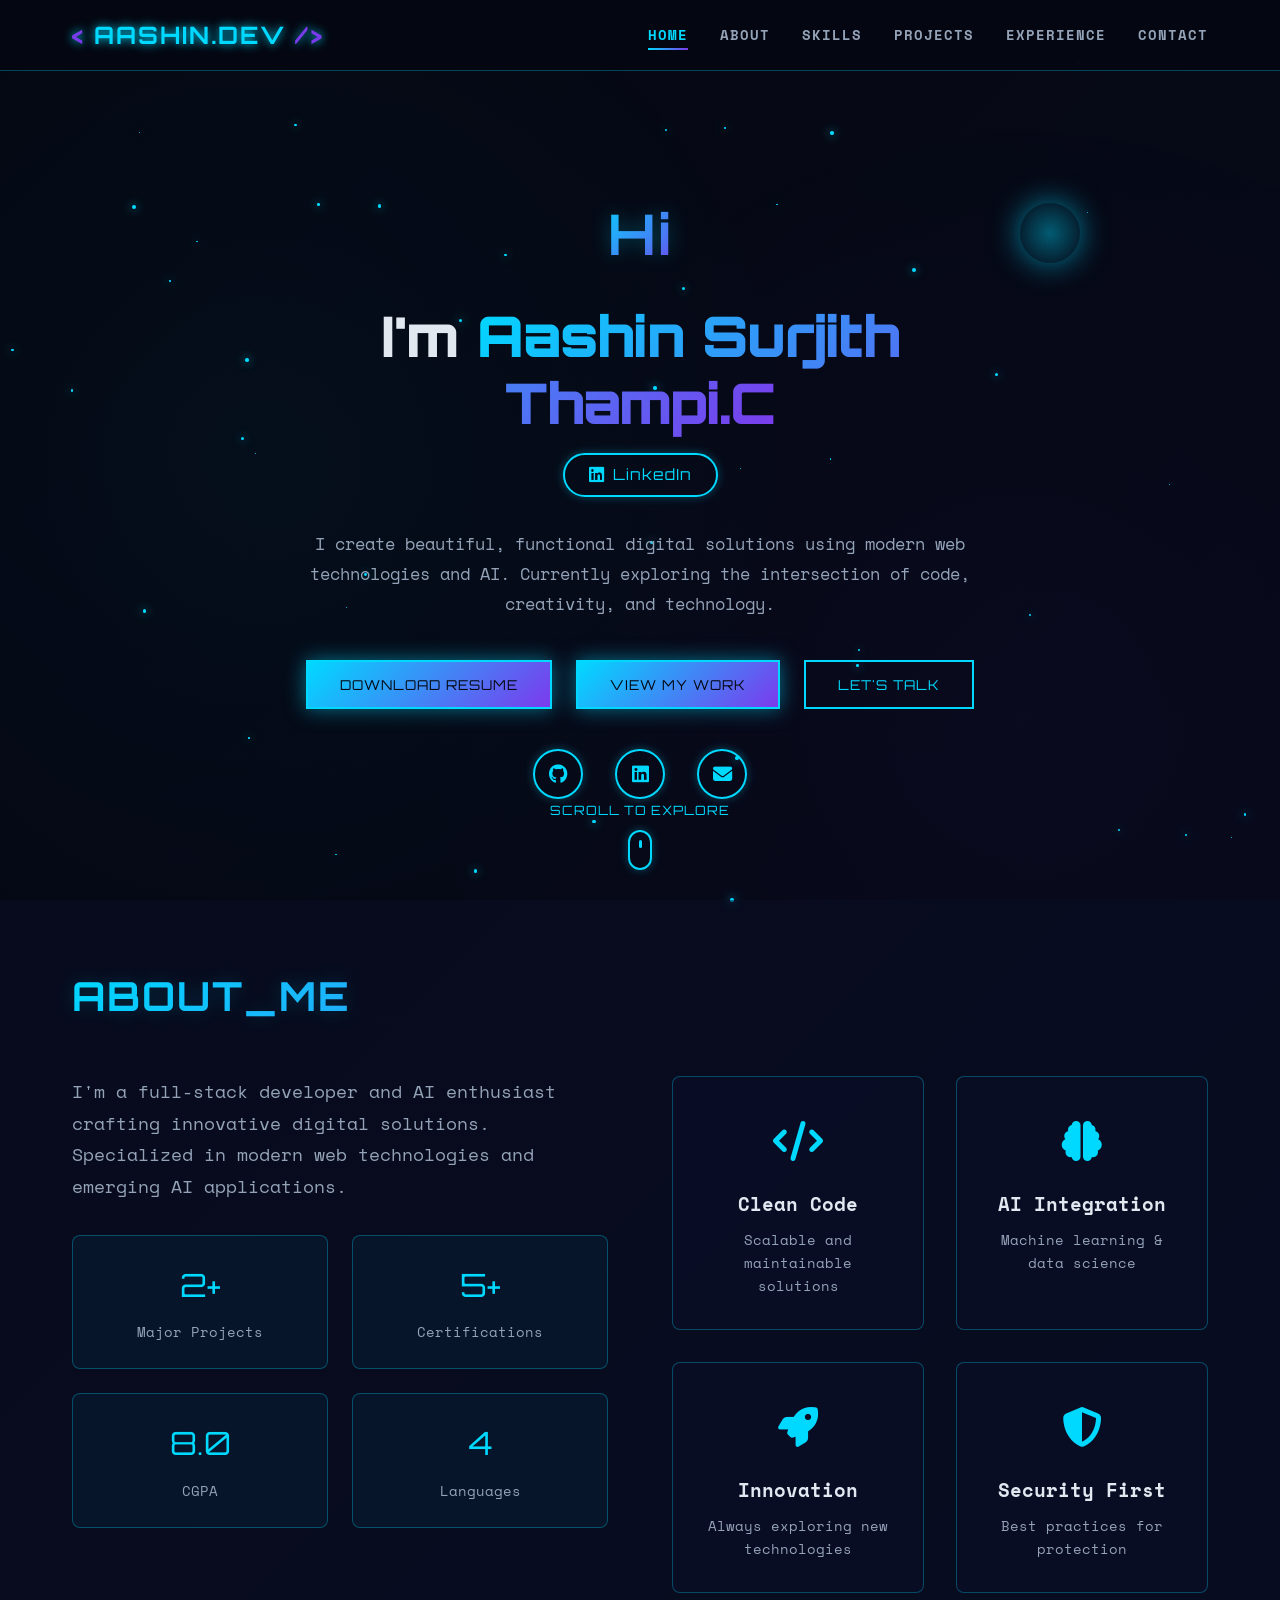
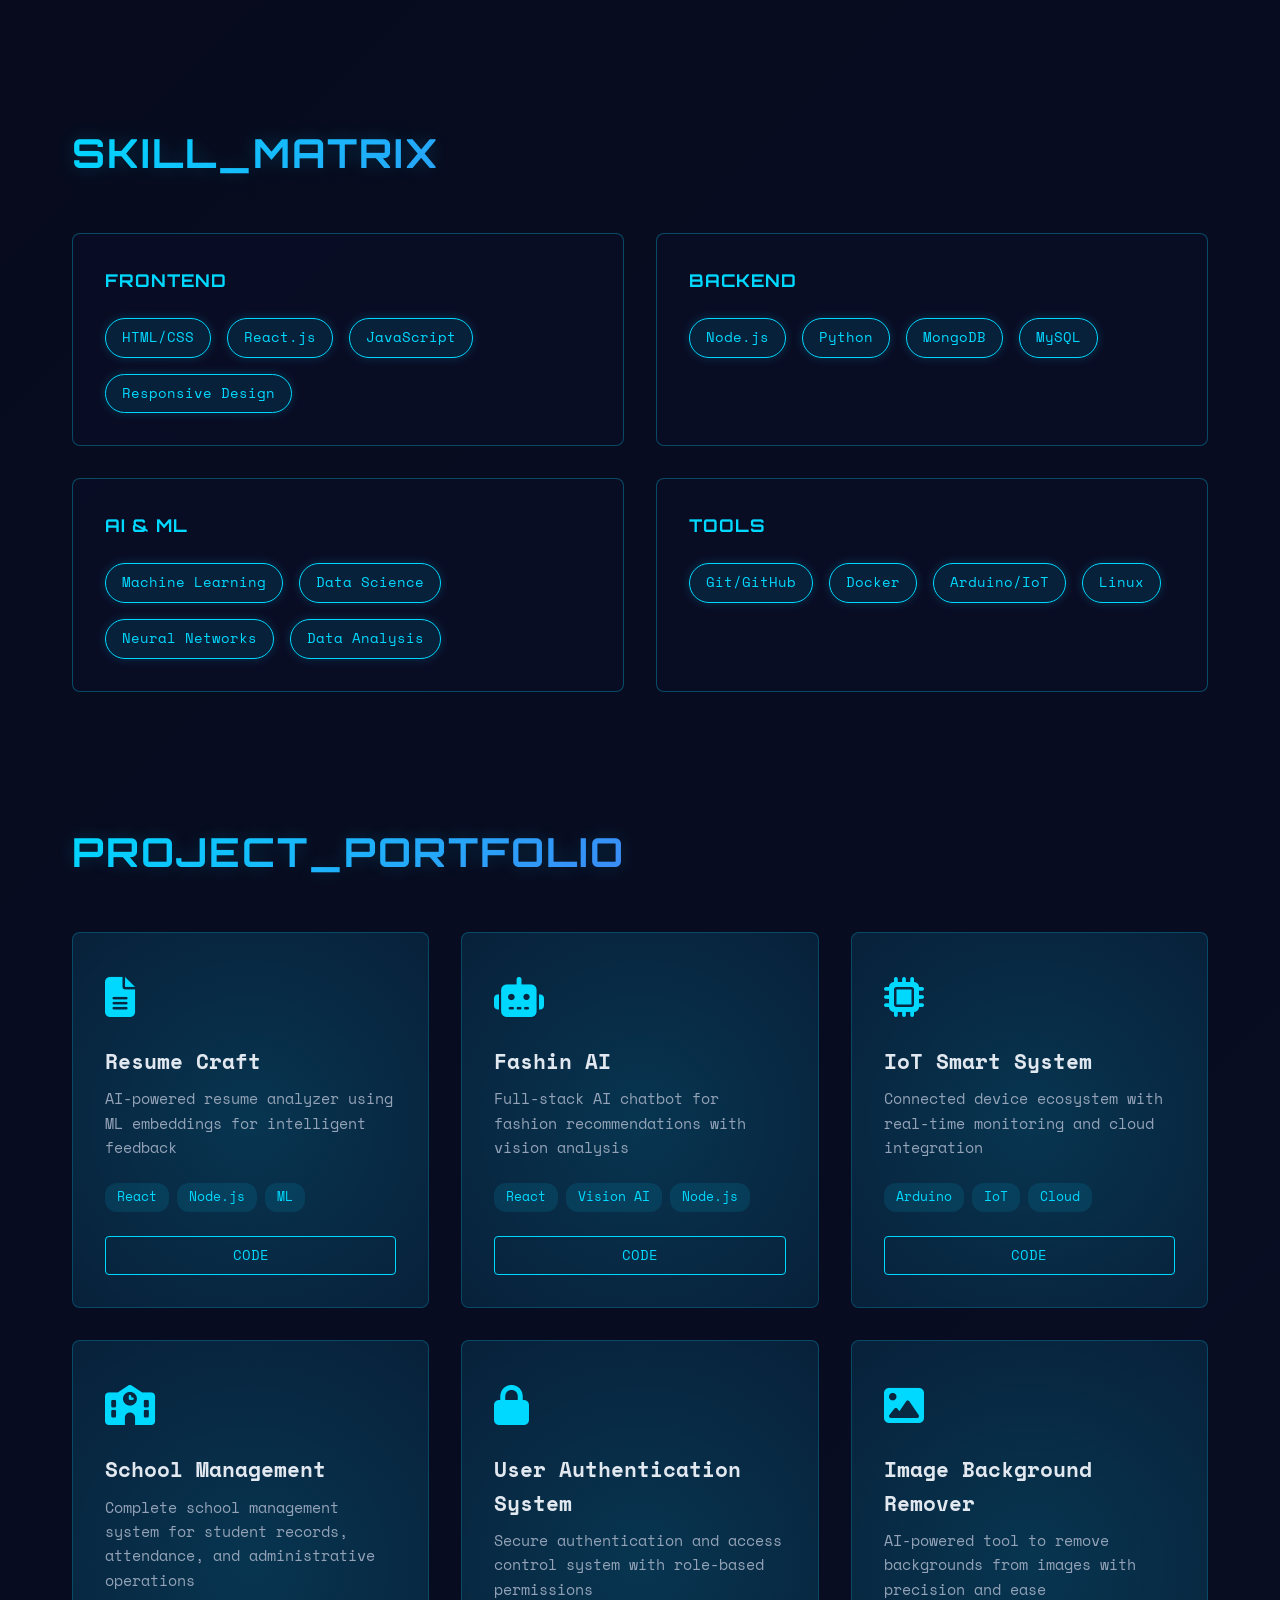
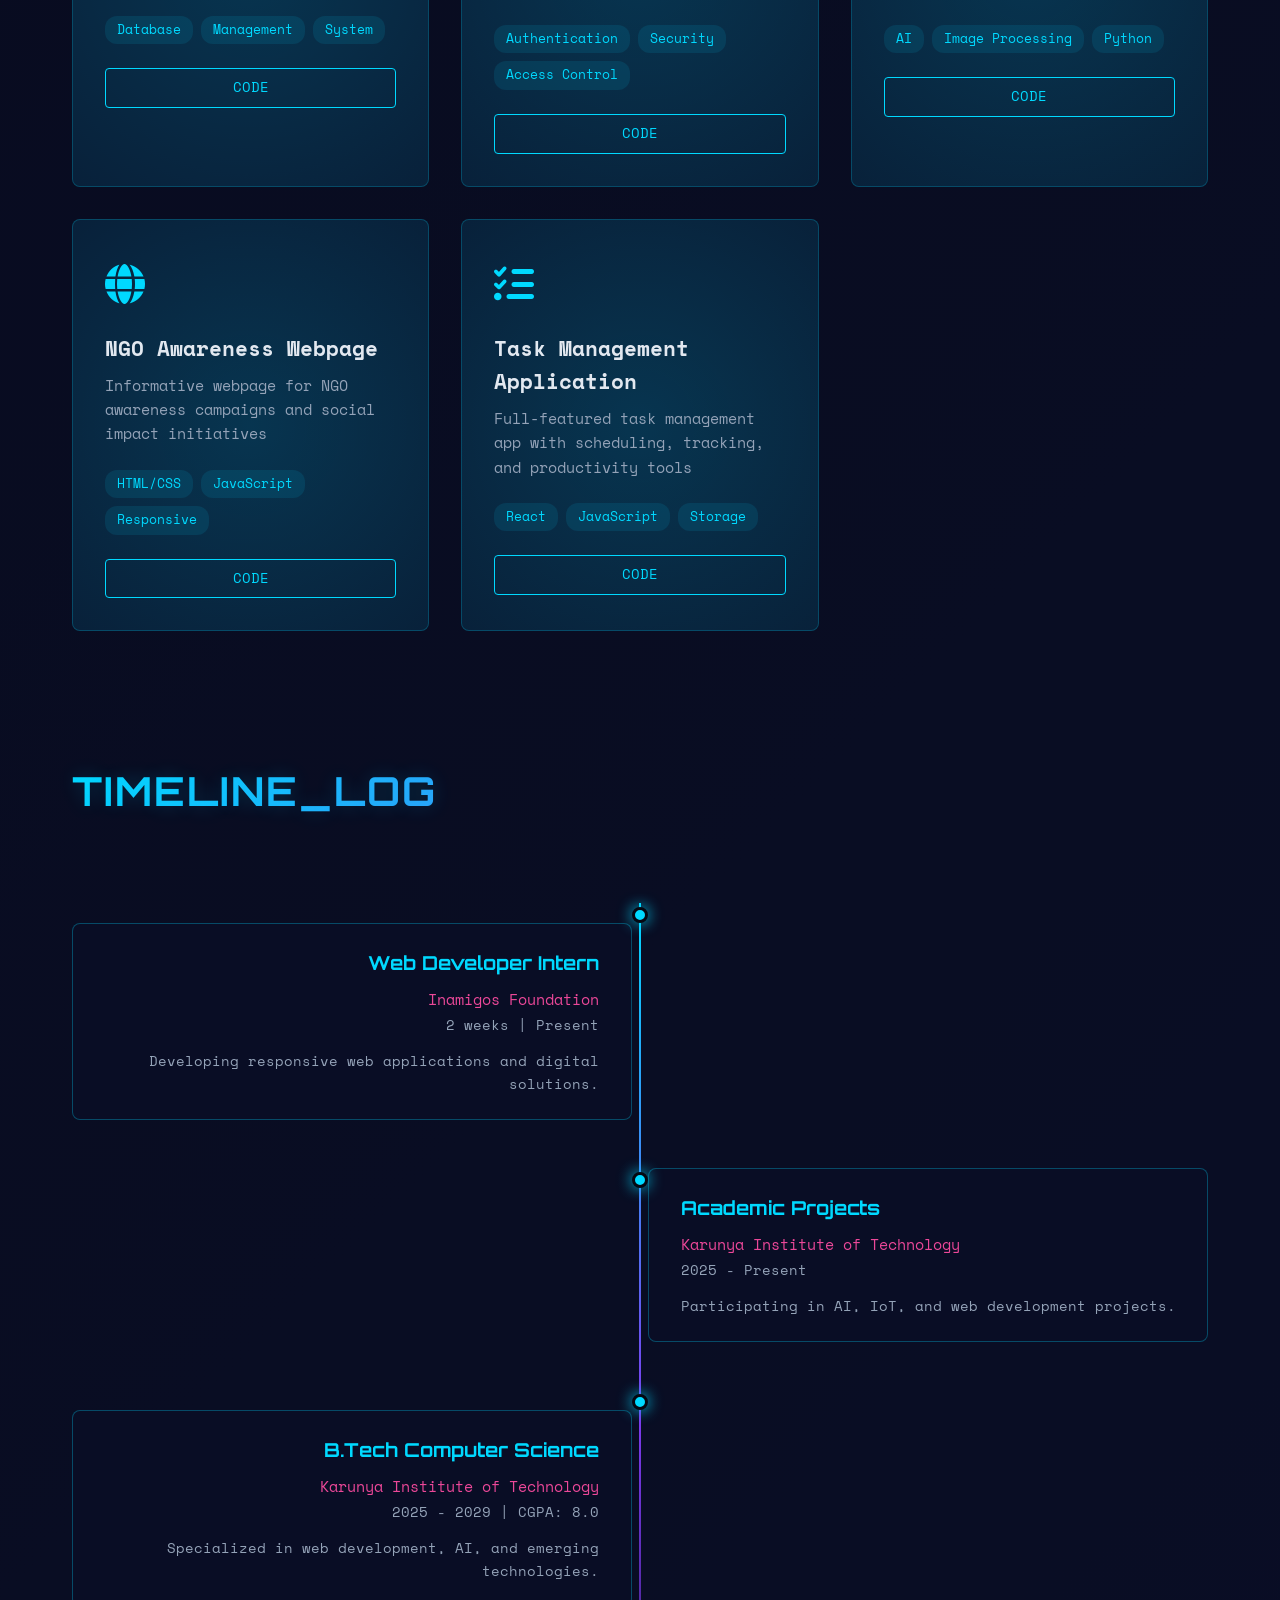
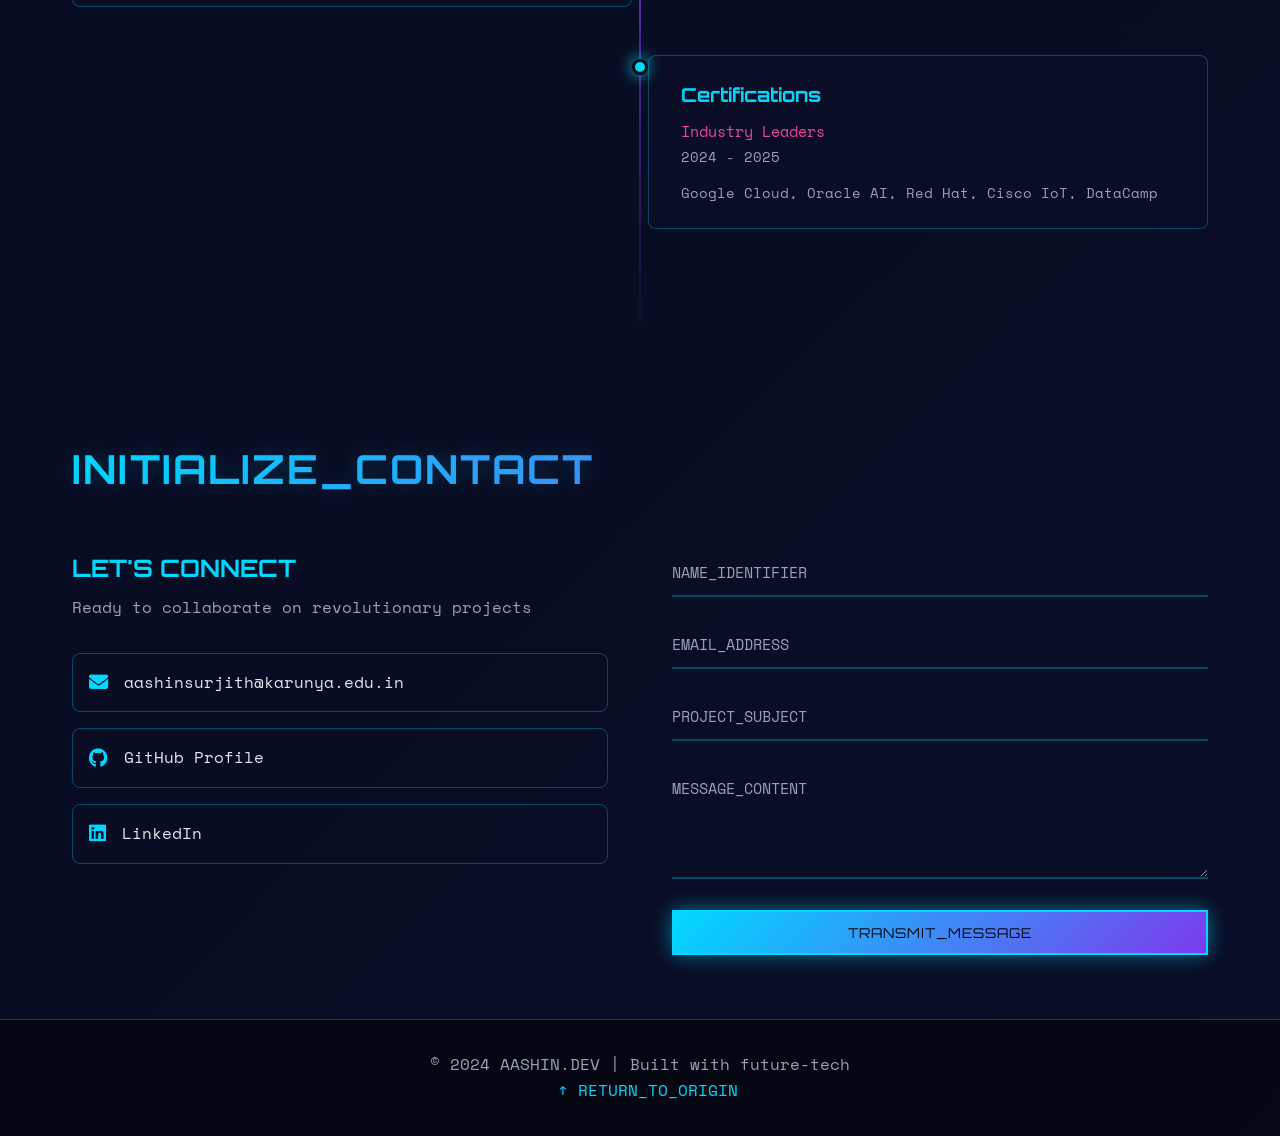
<file: index.html>
<!DOCTYPE html>
<html lang="en">
<head>
    <meta charset="UTF-8">
    <meta name="viewport" content="width=device-width, initial-scale=1.0">
    <title>Aashin Surjith | Cyberpunk Developer</title>
    <link rel="stylesheet" href="styles-cyberpunk.css">
    <link rel="stylesheet" href="https://cdnjs.cloudflare.com/ajax/libs/font-awesome/6.4.0/css/all.min.css">
    <link href="https://fonts.googleapis.com/css2?family=Orbitron:wght@400;700;900&family=Space+Mono:wght@400;700&display=swap" rel="stylesheet">
</head>
<body>
    <!-- Animated Particles Background -->
    <div class="particles-container" id="particlesContainer"></div>
    
    <!-- Mouse Glow Effect -->
    <div class="mouse-glow" id="mouseGlow"></div>

    <!-- Navigation -->
    <nav class="navbar">
        <div class="nav-container">
            <div class="nav-logo">
                <span class="logo-bracket">&lt;</span>
                <span class="logo-text">AASHIN.DEV</span>
                <span class="logo-bracket">/&gt;</span>
            </div>
            
            <ul class="nav-menu">
                <li><a href="#home" class="nav-link">HOME</a></li>
                <li><a href="#about" class="nav-link">ABOUT</a></li>
                <li><a href="#skills" class="nav-link">SKILLS</a></li>
                <li><a href="#projects" class="nav-link">PROJECTS</a></li>
                <li><a href="#experience" class="nav-link">EXPERIENCE</a></li>
                <li><a href="#contact" class="nav-link">CONTACT</a></li>
            </ul>
        </div>
    </nav>

    <!-- Welcome Section -->
    <section id="home" class="welcome">
        <div class="welcome-center">
            <div class="hi-greeting">
                <span class="hi-text">Hi</span>
                <div class="greeting-glow"></div>
            </div>

            <h1 class="welcome-name">
                I'm <span class="highlight">Aashin Surjith Thampi.C</span>
            </h1>

            <a href="https://www.linkedin.com/in/aashinsurjiththampi/" target="_blank" class="linkedin-link">
                <i class="fab fa-linkedin"></i> LinkedIn
            </a>

            <p class="welcome-bio">
                I create beautiful, functional digital solutions using modern web technologies and AI.
                Currently exploring the intersection of code, creativity, and technology.
            </p>

            <div class="welcome-buttons">
                <a href="resume.html" target="_blank" class="btn btn-primary">
                    <span class="btn-text">DOWNLOAD RESUME</span>
                    <span class="btn-glow"></span>
                </a>
                <a href="#projects" class="btn btn-primary">
                    <span class="btn-text">VIEW MY WORK</span>
                    <span class="btn-glow"></span>
                </a>
                <a href="#contact" class="btn btn-secondary">
                    <span class="btn-text">LET'S TALK</span>
                    <span class="btn-glow"></span>
                </a>
            </div>

            <div class="welcome-links">
                <a href="https://github.com/aashinsurjith-create" target="_blank" class="link-icon">
                    <i class="fab fa-github"></i>
                </a>
                <a href="https://www.linkedin.com/in/aashinsurjiththampi/" target="_blank" class="link-icon">
                    <i class="fab fa-linkedin"></i>
                </a>
                <a href="mailto:aashinsurjith@karunya.edu.in" class="link-icon">
                    <i class="fas fa-envelope"></i>
                </a>
            </div>
        </div>

        <!-- Scroll Indicator -->
        <div class="scroll-indicator">
            <span>SCROLL TO EXPLORE</span>
            <div class="scroll-icon">
                <div class="scroll-wheel"></div>
            </div>
        </div>
    </section>

    <!-- About Section -->
    <section id="about" class="about">
        <div class="container">
            <h2 class="section-title">ABOUT_ME</h2>

            <div class="about-grid">
                <div class="about-text">
                    <p class="about-intro">
                        I'm a full-stack developer and AI enthusiast crafting innovative digital solutions. 
                        Specialized in modern web technologies and emerging AI applications.
                    </p>

                    <div class="about-stats">
                        <div class="stat-box">
                            <span class="stat-value">2+</span>
                            <span class="stat-label">Major Projects</span>
                        </div>
                        <div class="stat-box">
                            <span class="stat-value">5+</span>
                            <span class="stat-label">Certifications</span>
                        </div>
                        <div class="stat-box">
                            <span class="stat-value">8.0</span>
                            <span class="stat-label">CGPA</span>
                        </div>
                        <div class="stat-box">
                            <span class="stat-value">4</span>
                            <span class="stat-label">Languages</span>
                        </div>
                    </div>
                </div>

                <div class="about-features">
                    <div class="feature-item">
                        <span class="feature-icon"><i class="fas fa-code"></i></span>
                        <h3>Clean Code</h3>
                        <p>Scalable and maintainable solutions</p>
                    </div>
                    <div class="feature-item">
                        <span class="feature-icon"><i class="fas fa-brain"></i></span>
                        <h3>AI Integration</h3>
                        <p>Machine learning & data science</p>
                    </div>
                    <div class="feature-item">
                        <span class="feature-icon"><i class="fas fa-rocket"></i></span>
                        <h3>Innovation</h3>
                        <p>Always exploring new technologies</p>
                    </div>
                    <div class="feature-item">
                        <span class="feature-icon"><i class="fas fa-shield-alt"></i></span>
                        <h3>Security First</h3>
                        <p>Best practices for protection</p>
                    </div>
                </div>
            </div>
        </div>
    </section>

    <!-- Skills Section -->
    <section id="skills" class="skills">
        <div class="container">
            <h2 class="section-title">SKILL_MATRIX</h2>

            <div class="skills-grid">
                <div class="skill-category">
                    <h3 class="category-title">FRONTEND</h3>
                    <div class="skill-chips">
                        <span class="skill-chip">HTML/CSS</span>
                        <span class="skill-chip">React.js</span>
                        <span class="skill-chip">JavaScript</span>
                        <span class="skill-chip">Responsive Design</span>
                    </div>
                </div>

                <div class="skill-category">
                    <h3 class="category-title">BACKEND</h3>
                    <div class="skill-chips">
                        <span class="skill-chip">Node.js</span>
                        <span class="skill-chip">Python</span>
                        <span class="skill-chip">MongoDB</span>
                        <span class="skill-chip">MySQL</span>
                    </div>
                </div>

                <div class="skill-category">
                    <h3 class="category-title">AI & ML</h3>
                    <div class="skill-chips">
                        <span class="skill-chip">Machine Learning</span>
                        <span class="skill-chip">Data Science</span>
                        <span class="skill-chip">Neural Networks</span>
                        <span class="skill-chip">Data Analysis</span>
                    </div>
                </div>

                <div class="skill-category">
                    <h3 class="category-title">TOOLS</h3>
                    <div class="skill-chips">
                        <span class="skill-chip">Git/GitHub</span>
                        <span class="skill-chip">Docker</span>
                        <span class="skill-chip">Arduino/IoT</span>
                        <span class="skill-chip">Linux</span>
                    </div>
                </div>
            </div>
        </div>
    </section>

    <!-- Projects Section -->
    <section id="projects" class="projects">
        <div class="container">
            <h2 class="section-title">PROJECT_PORTFOLIO</h2>

            <div class="projects-grid">
                <div class="project-card">
                    <div class="project-glow"></div>
                    <div class="project-content">
                        <div class="project-icon">
                            <i class="fas fa-file-alt"></i>
                        </div>
                        <h3 class="project-title">Resume Craft</h3>
                        <p class="project-desc">AI-powered resume analyzer using ML embeddings for intelligent feedback</p>
                        <div class="project-tech">
                            <span>React</span>
                            <span>Node.js</span>
                            <span>ML</span>
                        </div>
                        <div class="project-links">
                            <a href="https://github.com/aashinsurjith-create" target="_blank" class="project-link">CODE</a>
                        </div>
                    </div>
                </div>

                <div class="project-card">
                    <div class="project-glow"></div>
                    <div class="project-content">
                        <div class="project-icon">
                            <i class="fas fa-robot"></i>
                        </div>
                        <h3 class="project-title">Fashin AI</h3>
                        <p class="project-desc">Full-stack AI chatbot for fashion recommendations with vision analysis</p>
                        <div class="project-tech">
                            <span>React</span>
                            <span>Vision AI</span>
                            <span>Node.js</span>
                        </div>
                        <div class="project-links">
                            <a href="https://github.com/aashinsurjith-create" target="_blank" class="project-link">CODE</a>
                        </div>
                    </div>
                </div>

                <div class="project-card">
                    <div class="project-glow"></div>
                    <div class="project-content">
                        <div class="project-icon">
                            <i class="fas fa-microchip"></i>
                        </div>
                        <h3 class="project-title">IoT Smart System</h3>
                        <p class="project-desc">Connected device ecosystem with real-time monitoring and cloud integration</p>
                        <div class="project-tech">
                            <span>Arduino</span>
                            <span>IoT</span>
                            <span>Cloud</span>
                        </div>
                        <div class="project-links">
                            <a href="https://github.com/aashinsurjith-create" target="_blank" class="project-link">CODE</a>
                        </div>
                    </div>
                </div>

                <div class="project-card">
                    <div class="project-glow"></div>
                    <div class="project-content">
                        <div class="project-icon">
                            <i class="fas fa-school"></i>
                        </div>
                        <h3 class="project-title">School Management</h3>
                        <p class="project-desc">Complete school management system for student records, attendance, and administrative operations</p>
                        <div class="project-tech">
                            <span>Database</span>
                            <span>Management</span>
                            <span>System</span>
                        </div>
                        <div class="project-links">
                            <a href="https://github.com/aashinsurjith-create/School_Management" target="_blank" class="project-link">CODE</a>
                        </div>
                    </div>
                </div>

                <div class="project-card">
                    <div class="project-glow"></div>
                    <div class="project-content">
                        <div class="project-icon">
                            <i class="fas fa-lock"></i>
                        </div>
                        <h3 class="project-title">User Authentication System</h3>
                        <p class="project-desc">Secure authentication and access control system with role-based permissions</p>
                        <div class="project-tech">
                            <span>Authentication</span>
                            <span>Security</span>
                            <span>Access Control</span>
                        </div>
                        <div class="project-links">
                            <a href="https://github.com/aashinsurjith-create/User-Authentication-System-for-Access-Control" target="_blank" class="project-link">CODE</a>
                        </div>
                    </div>
                </div>

                <div class="project-card">
                    <div class="project-glow"></div>
                    <div class="project-content">
                        <div class="project-icon">
                            <i class="fas fa-image"></i>
                        </div>
                        <h3 class="project-title">Image Background Remover</h3>
                        <p class="project-desc">AI-powered tool to remove backgrounds from images with precision and ease</p>
                        <div class="project-tech">
                            <span>AI</span>
                            <span>Image Processing</span>
                            <span>Python</span>
                        </div>
                        <div class="project-links">
                            <a href="https://github.com/MithunChkaravarthyC/Image_Background_Remover" target="_blank" class="project-link">CODE</a>
                        </div>
                    </div>
                </div>

                <div class="project-card">
                    <div class="project-glow"></div>
                    <div class="project-content">
                        <div class="project-icon">
                            <i class="fas fa-globe"></i>
                        </div>
                        <h3 class="project-title">NGO Awareness Webpage</h3>
                        <p class="project-desc">Informative webpage for NGO awareness campaigns and social impact initiatives</p>
                        <div class="project-tech">
                            <span>HTML/CSS</span>
                            <span>JavaScript</span>
                            <span>Responsive</span>
                        </div>
                        <div class="project-links">
                            <a href="https://github.com/aashinsurjith-create/NGO-AWARENESS-WEBPAGE" target="_blank" class="project-link">CODE</a>
                        </div>
                    </div>
                </div>

                <div class="project-card">
                    <div class="project-glow"></div>
                    <div class="project-content">
                        <div class="project-icon">
                            <i class="fas fa-tasks"></i>
                        </div>
                        <h3 class="project-title">Task Management Application</h3>
                        <p class="project-desc">Full-featured task management app with scheduling, tracking, and productivity tools</p>
                        <div class="project-tech">
                            <span>React</span>
                            <span>JavaScript</span>
                            <span>Storage</span>
                        </div>
                        <div class="project-links">
                            <a href="https://github.com/aashinsurjith-create/Task-Management-Application" target="_blank" class="project-link">CODE</a>
                        </div>
                    </div>
                </div>
            </div>
        </div>
    </section>

    <!-- Experience & Education Section -->
    <section id="experience" class="experience">
        <div class="container">
            <h2 class="section-title">TIMELINE_LOG</h2>

            <div class="timeline">
                <div class="timeline-item">
                    <div class="timeline-marker"></div>
                    <div class="timeline-content">
                        <h3>Web Developer Intern</h3>
                        <p class="timeline-company">Inamigos Foundation</p>
                        <p class="timeline-period">2 weeks | Present</p>
                        <p class="timeline-desc">Developing responsive web applications and digital solutions.</p>
                    </div>
                </div>

                <div class="timeline-item">
                    <div class="timeline-marker"></div>
                    <div class="timeline-content">
                        <h3>Academic Projects</h3>
                        <p class="timeline-company">Karunya Institute of Technology</p>
                        <p class="timeline-period">2025 - Present</p>
                        <p class="timeline-desc">Participating in AI, IoT, and web development projects.</p>
                    </div>
                </div>

                <div class="timeline-item">
                    <div class="timeline-marker"></div>
                    <div class="timeline-content">
                        <h3>B.Tech Computer Science</h3>
                        <p class="timeline-company">Karunya Institute of Technology</p>
                        <p class="timeline-period">2025 - 2029 | CGPA: 8.0</p>
                        <p class="timeline-desc">Specialized in web development, AI, and emerging technologies.</p>
                    </div>
                </div>

                <div class="timeline-item">
                    <div class="timeline-marker"></div>
                    <div class="timeline-content">
                        <h3>Certifications</h3>
                        <p class="timeline-company">Industry Leaders</p>
                        <p class="timeline-period">2024 - 2025</p>
                        <p class="timeline-desc">Google Cloud, Oracle AI, Red Hat, Cisco IoT, DataCamp</p>
                    </div>
                </div>
            </div>
        </div>
    </section>

    <!-- Contact Section -->
    <section id="contact" class="contact">
        <div class="container">
            <h2 class="section-title">INITIALIZE_CONTACT</h2>

            <div class="contact-wrapper">
                <div class="contact-info">
                    <h3>LET'S CONNECT</h3>
                    <p>Ready to collaborate on revolutionary projects</p>
                    
                    <div class="contact-details">
                        <a href="mailto:aashinsurjith@karunya.edu.in" class="contact-detail">
                            <i class="fas fa-envelope"></i>
                            <span>aashinsurjith@karunya.edu.in</span>
                        </a>
                        <a href="https://github.com/aashinsurjith-create" target="_blank" class="contact-detail">
                            <i class="fab fa-github"></i>
                            <span>GitHub Profile</span>
                        </a>
                        <a href="https://www.linkedin.com/in/aashinsurjiththampi/" target="_blank" class="contact-detail">
                            <i class="fab fa-linkedin"></i>
                            <span>LinkedIn</span>
                        </a>
                    </div>
                </div>

                <form class="contact-form" id="contactForm">
                    <div class="form-group">
                        <input type="text" placeholder="NAME_IDENTIFIER" required>
                        <span class="form-line"></span>
                    </div>
                    <div class="form-group">
                        <input type="email" placeholder="EMAIL_ADDRESS" required>
                        <span class="form-line"></span>
                    </div>
                    <div class="form-group">
                        <input type="text" placeholder="PROJECT_SUBJECT" required>
                        <span class="form-line"></span>
                    </div>
                    <div class="form-group">
                        <textarea placeholder="MESSAGE_CONTENT" rows="4" required></textarea>
                        <span class="form-line"></span>
                    </div>
                    <button type="submit" class="btn btn-primary">
                        <span class="btn-text">TRANSMIT_MESSAGE</span>
                        <span class="btn-glow"></span>
                    </button>
                </form>
            </div>
        </div>
    </section>

    <!-- Footer -->
    <footer class="footer">
        <div class="container">
            <p>&copy; 2024 AASHIN.DEV | Built with future-tech</p>
            <a href="#home" class="footer-back">↑ RETURN_TO_ORIGIN</a>
        </div>
    </footer>

    <script src="script-cyberpunk.js"></script>
</body>
</html>
</file>
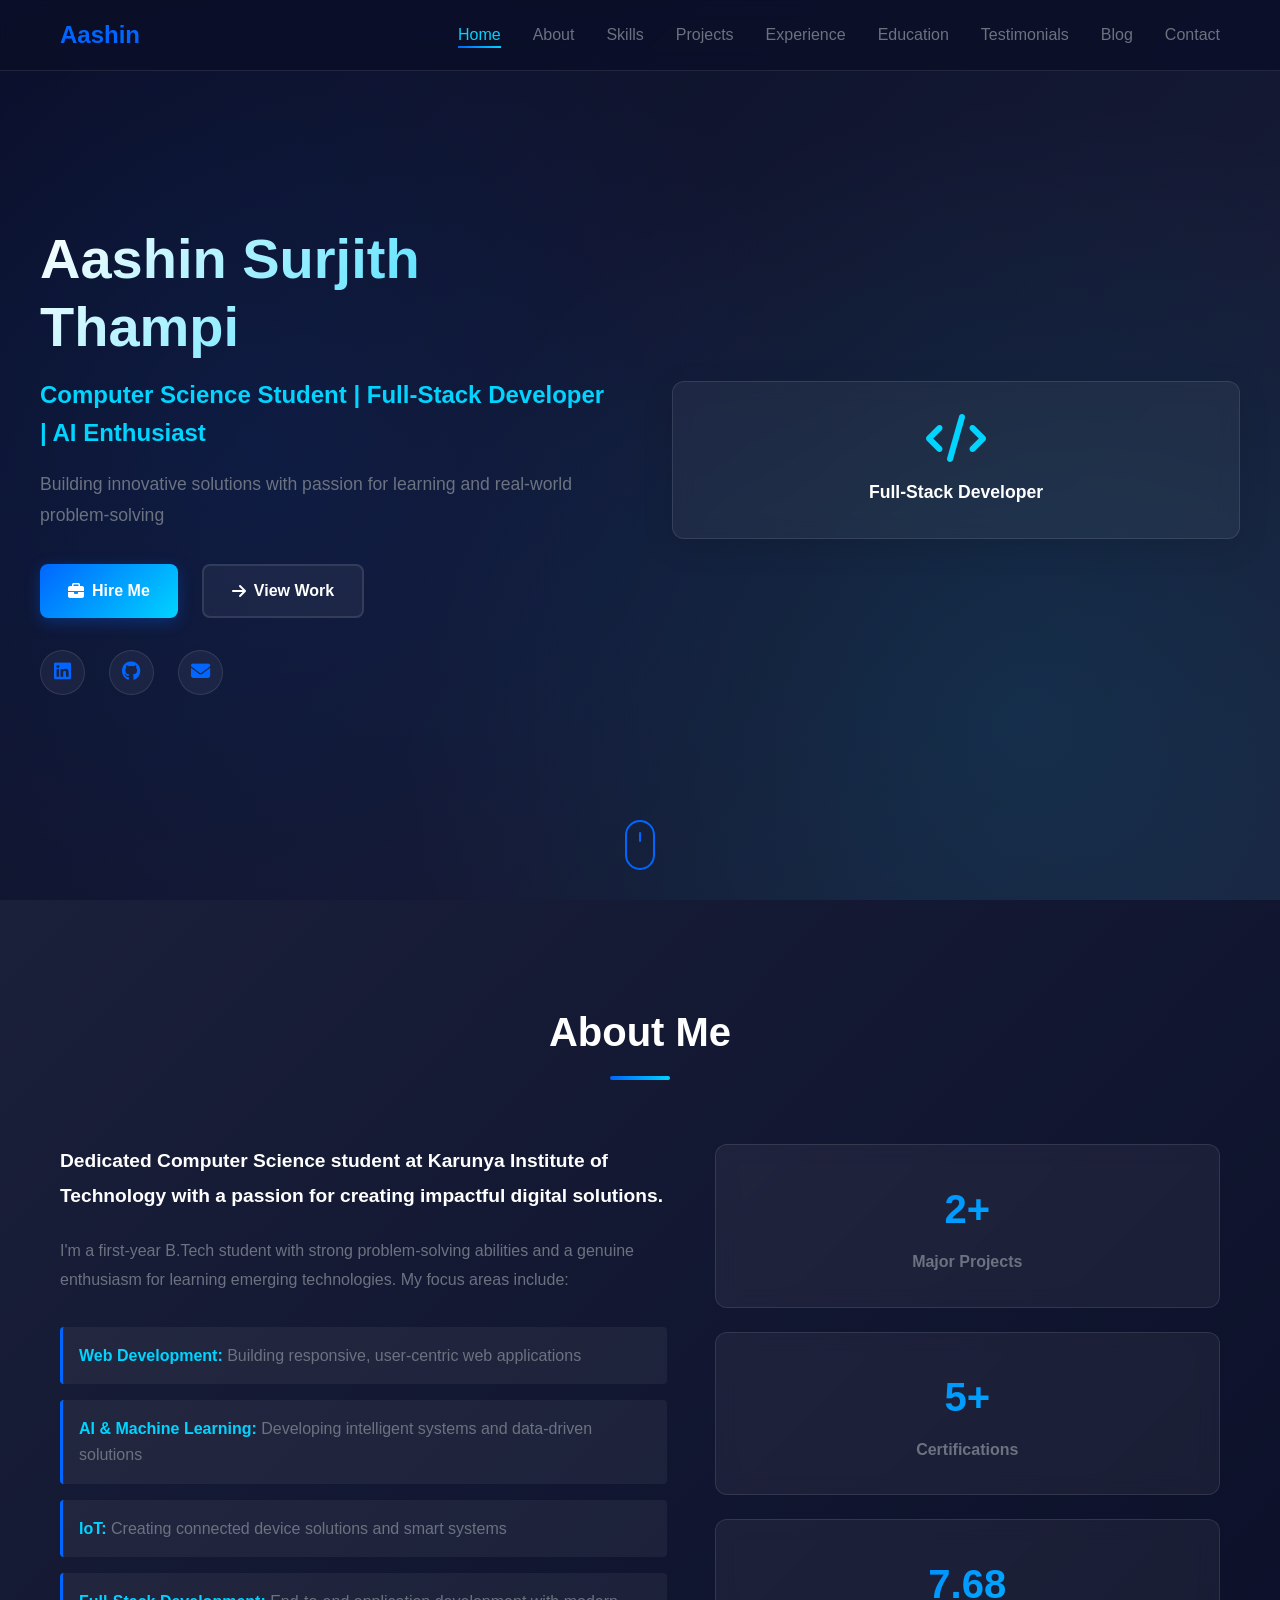
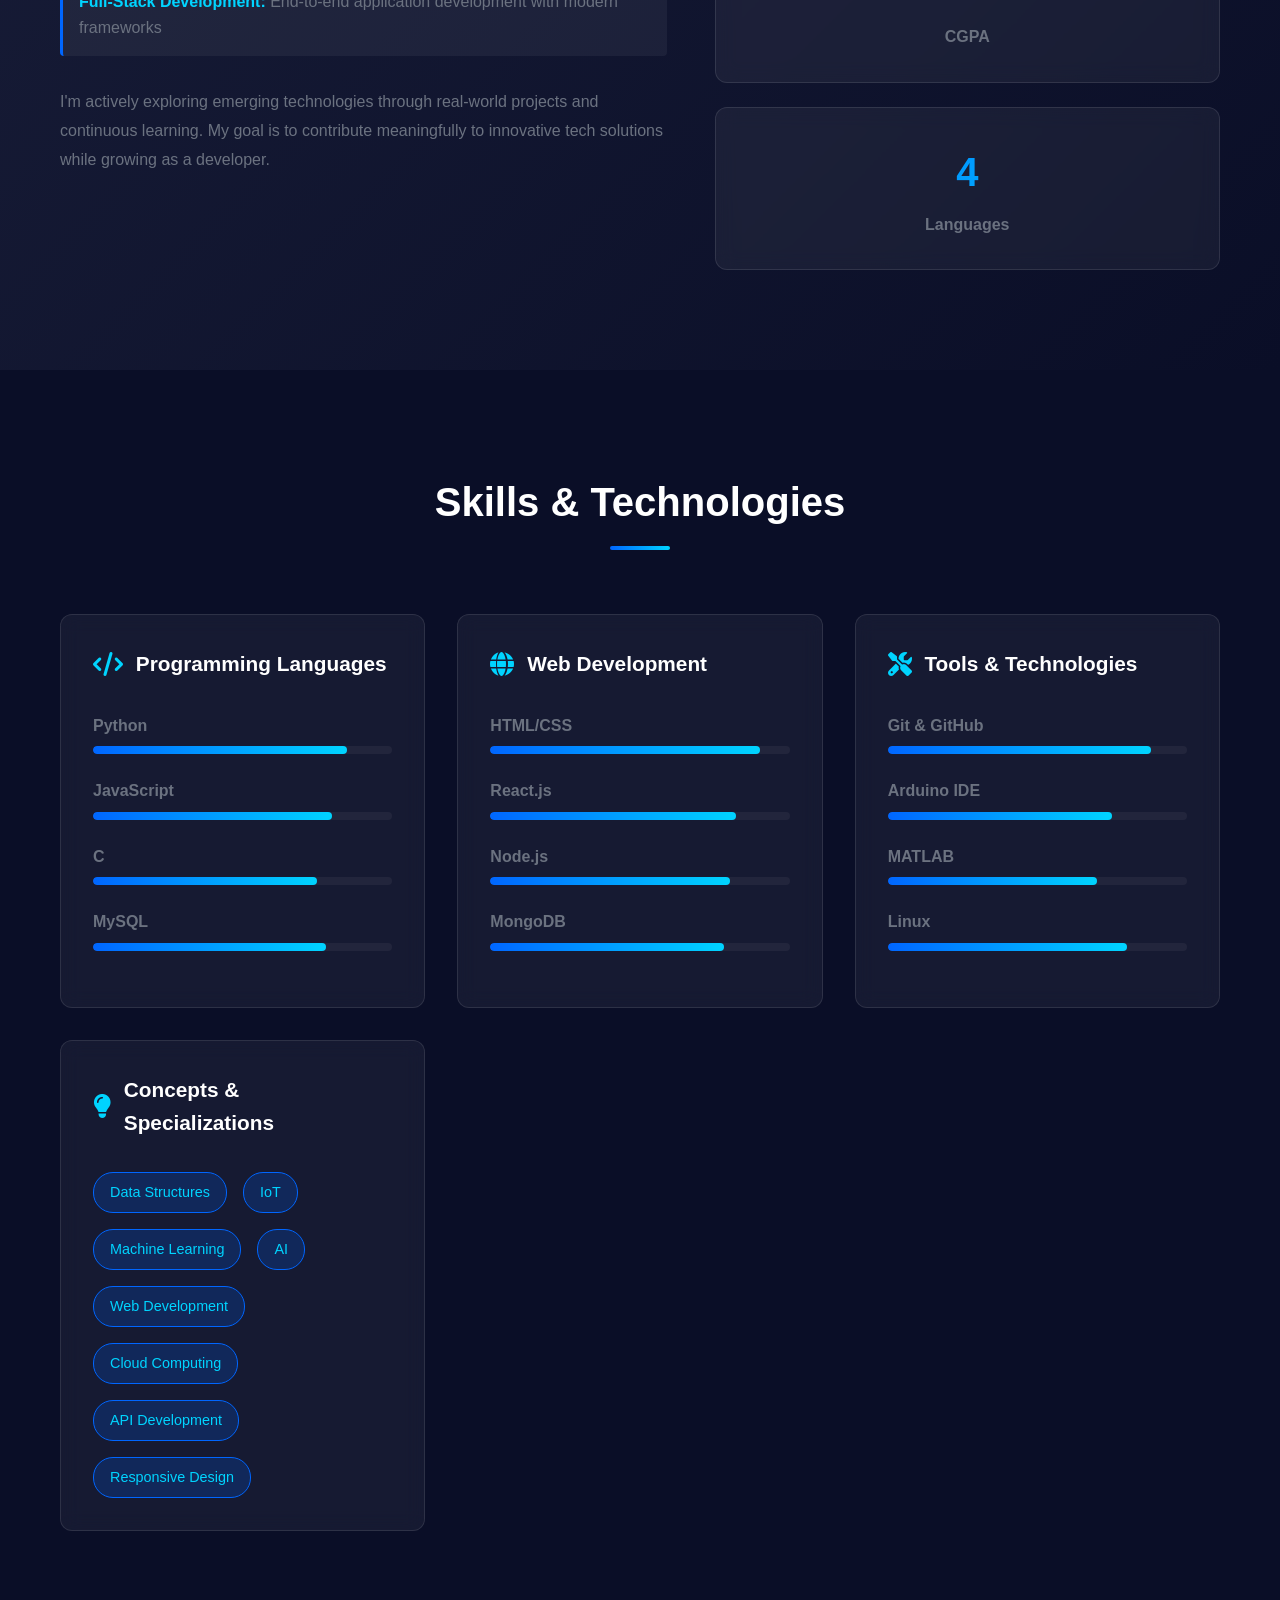
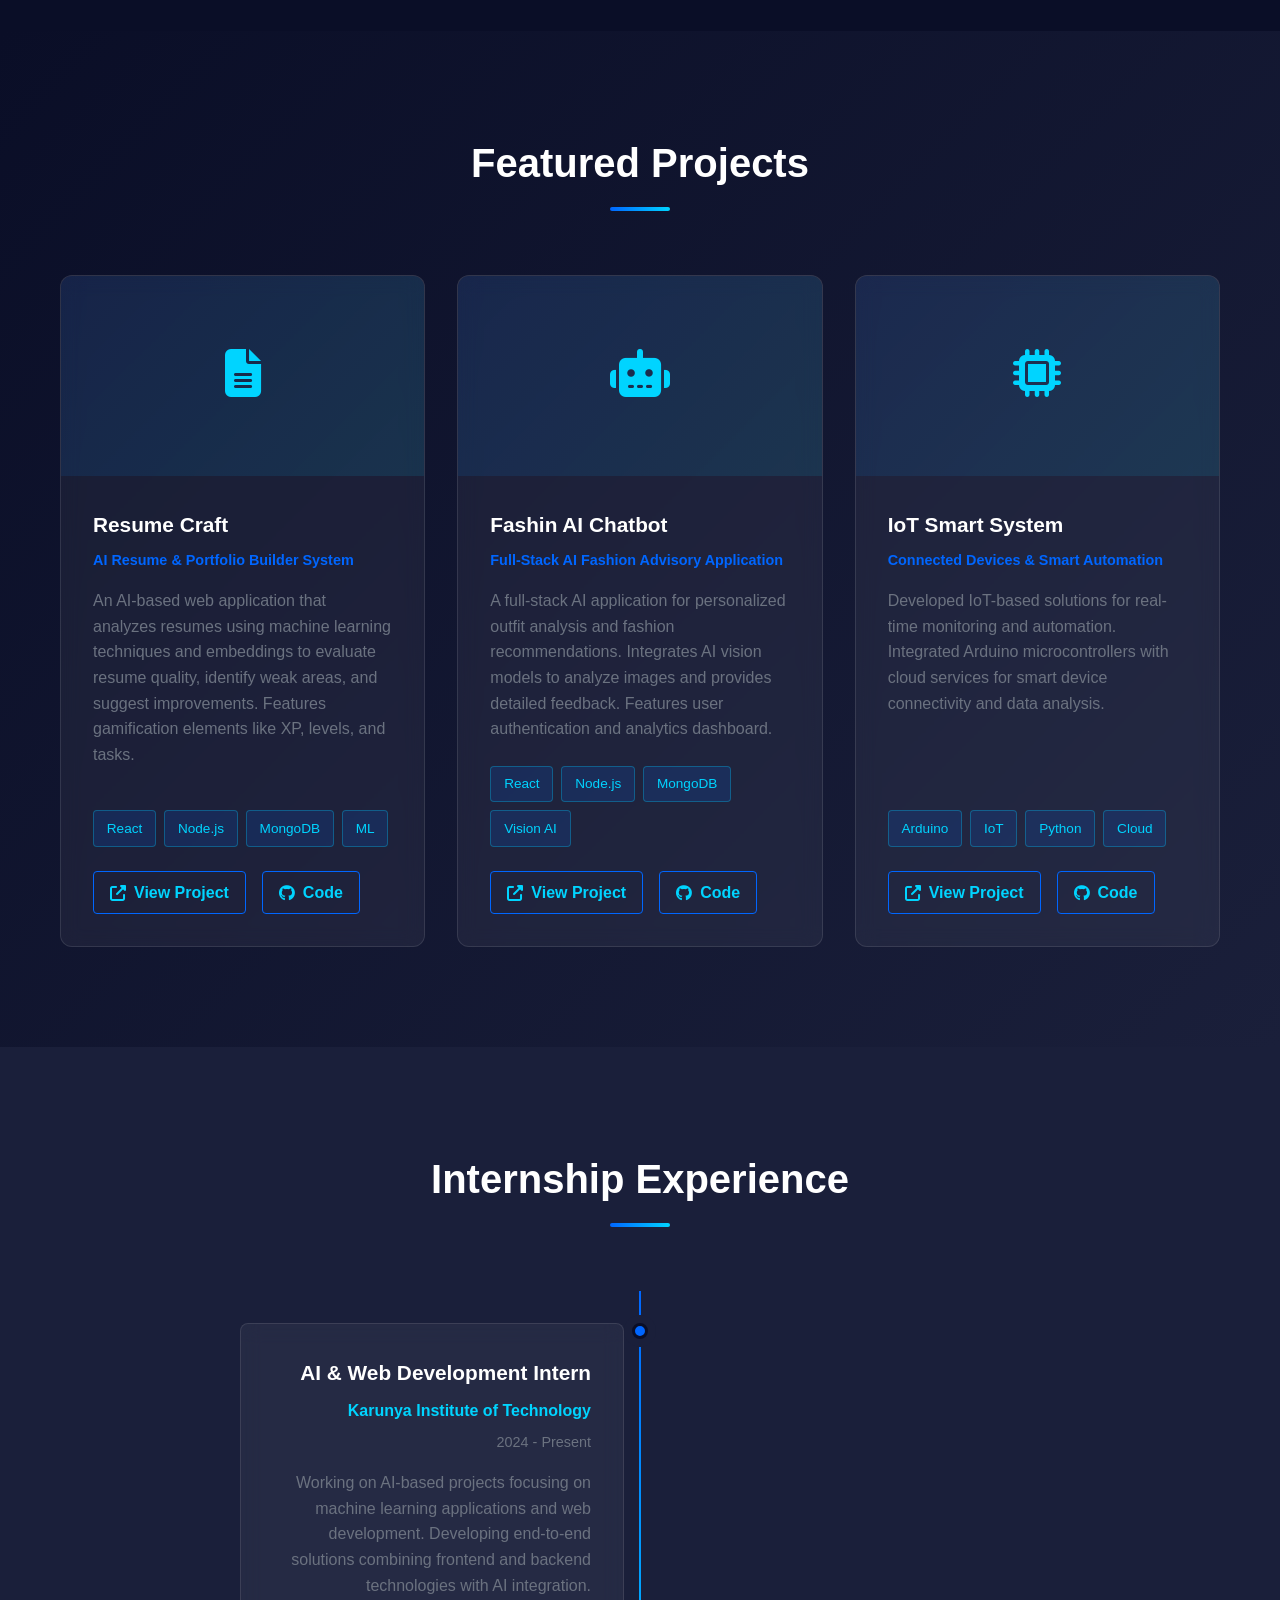
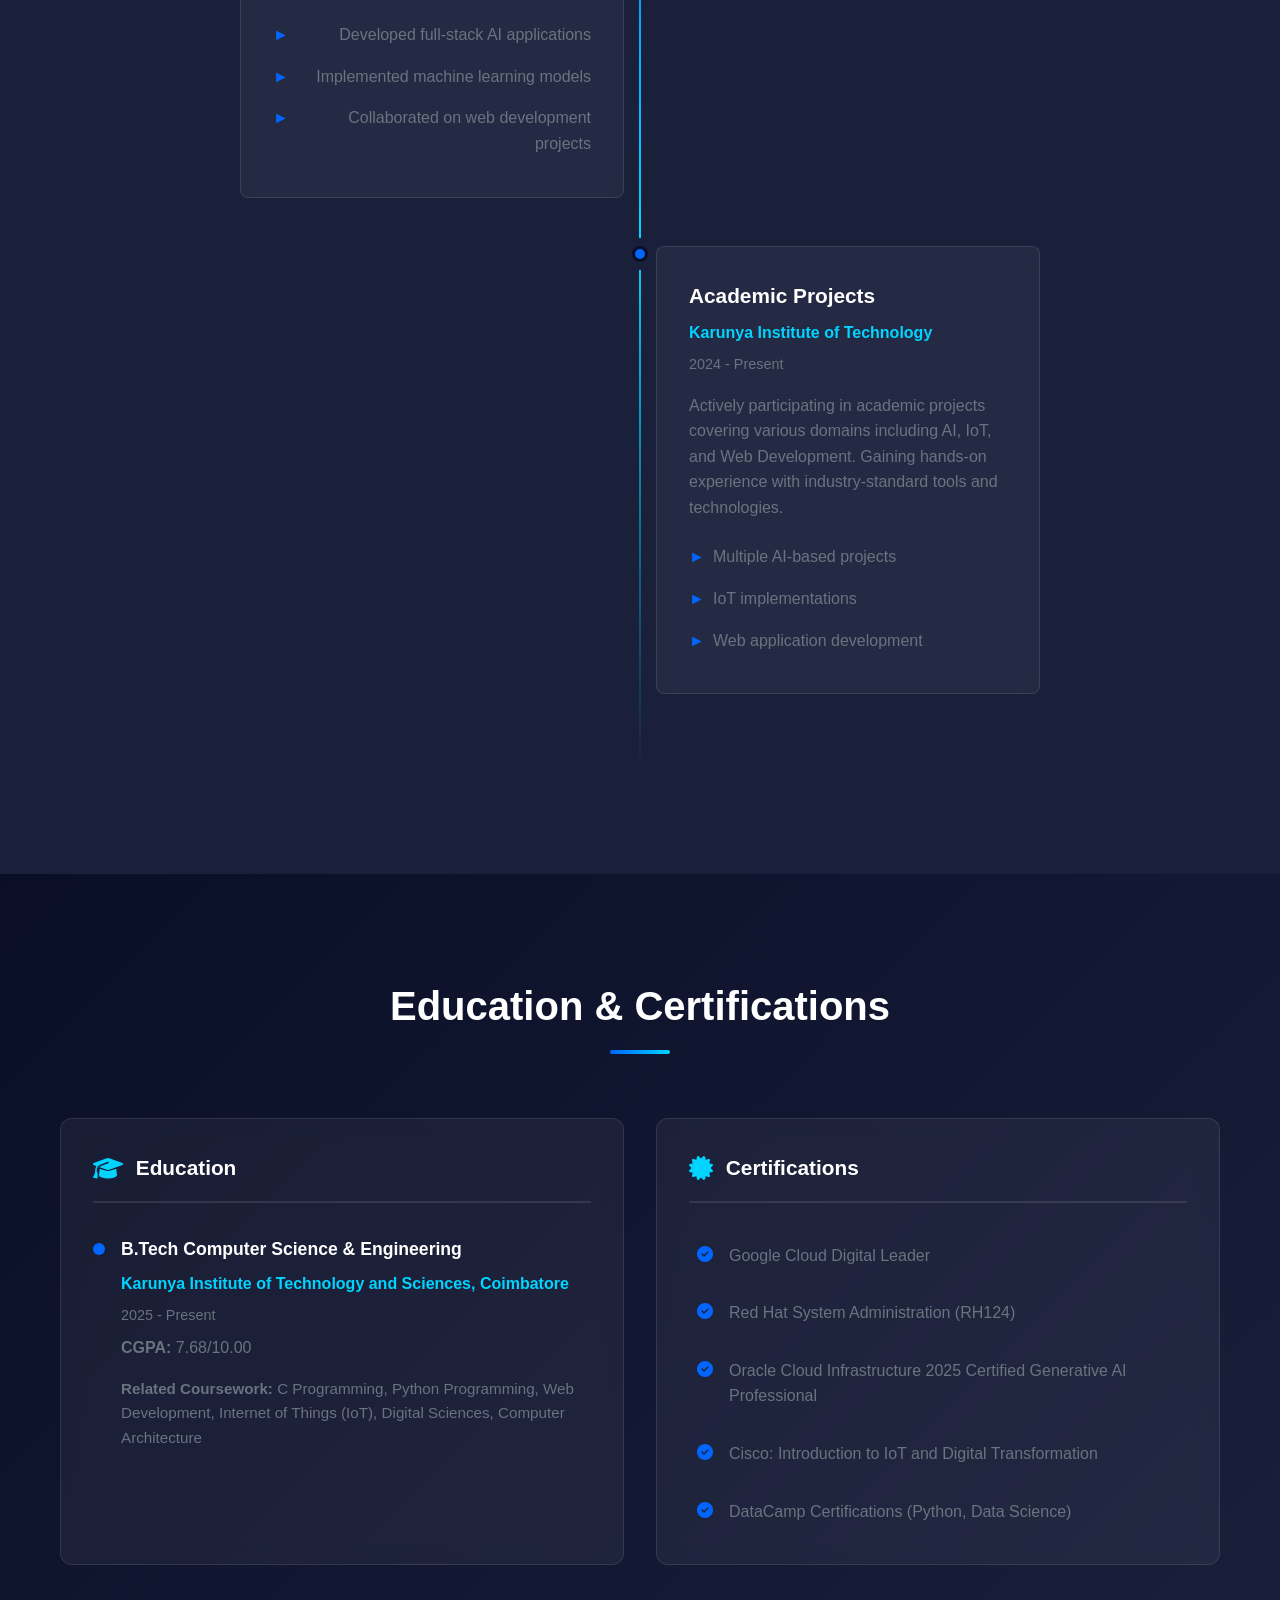
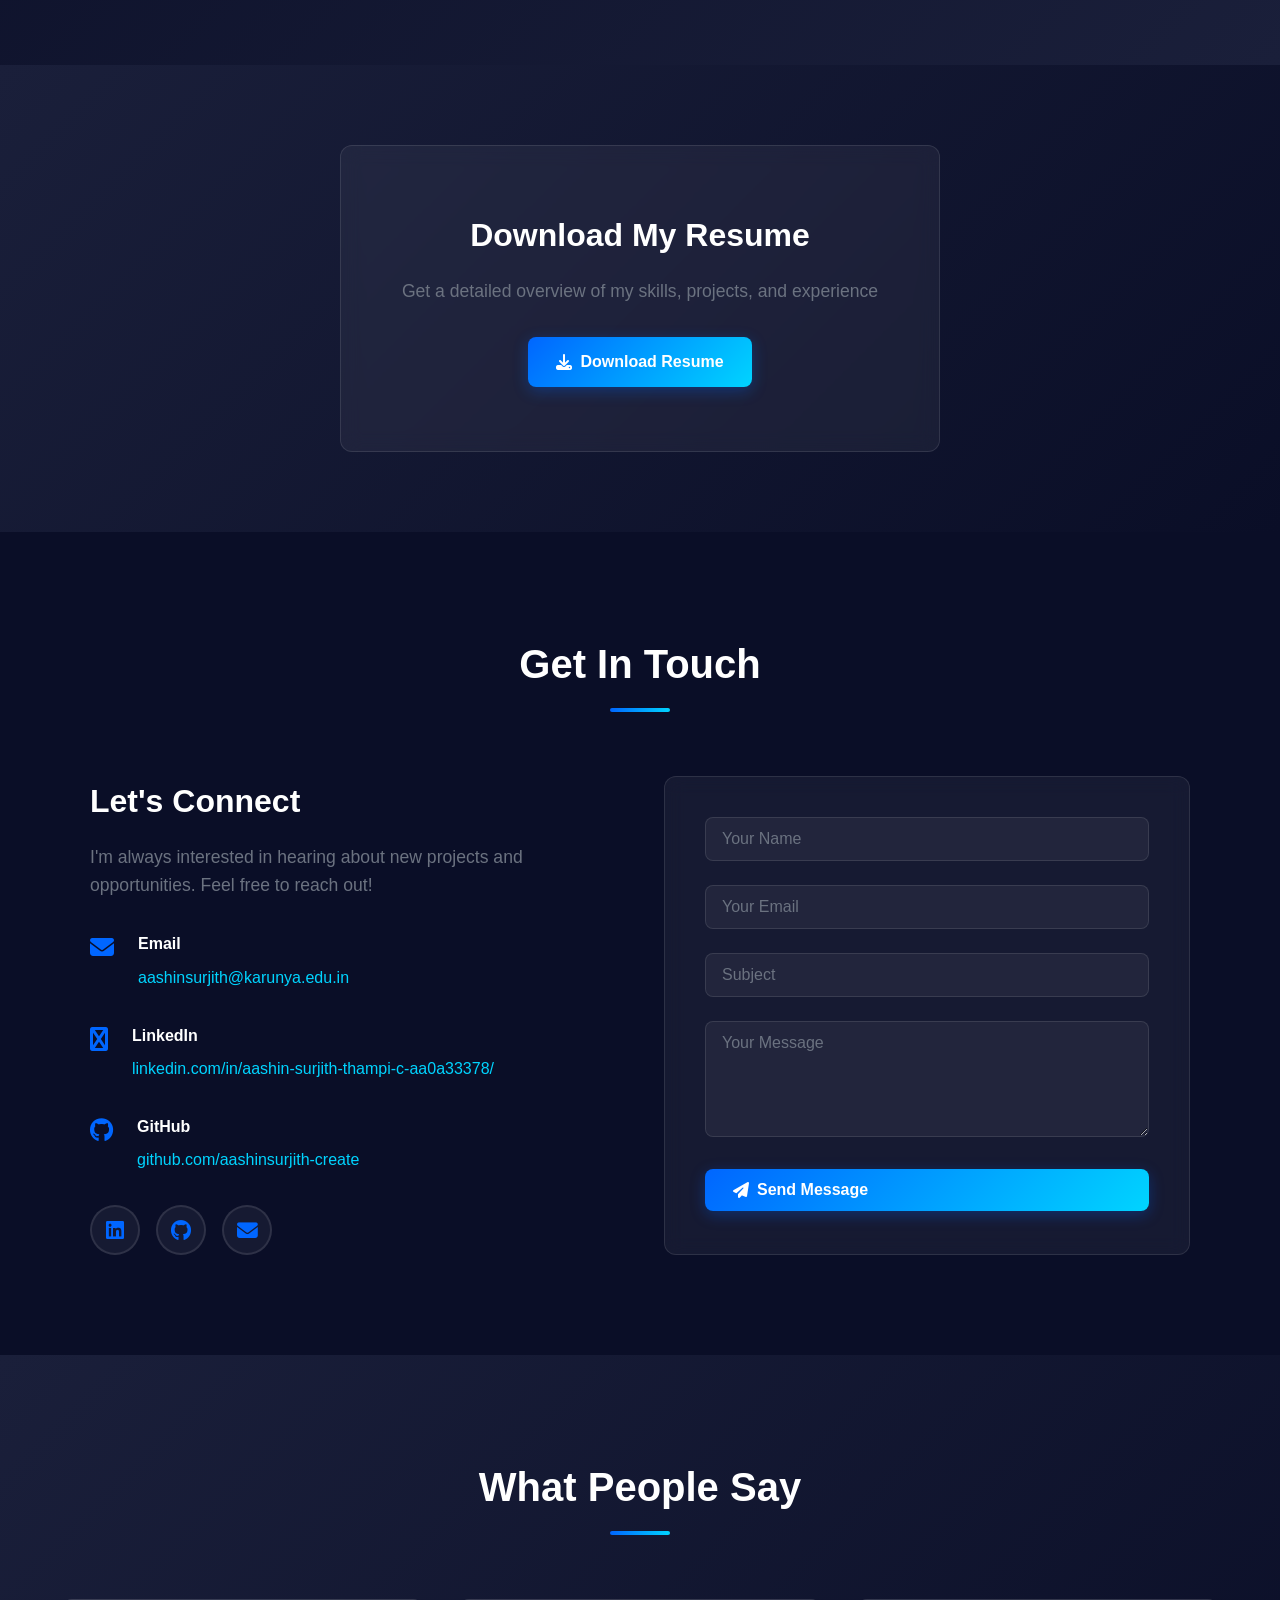
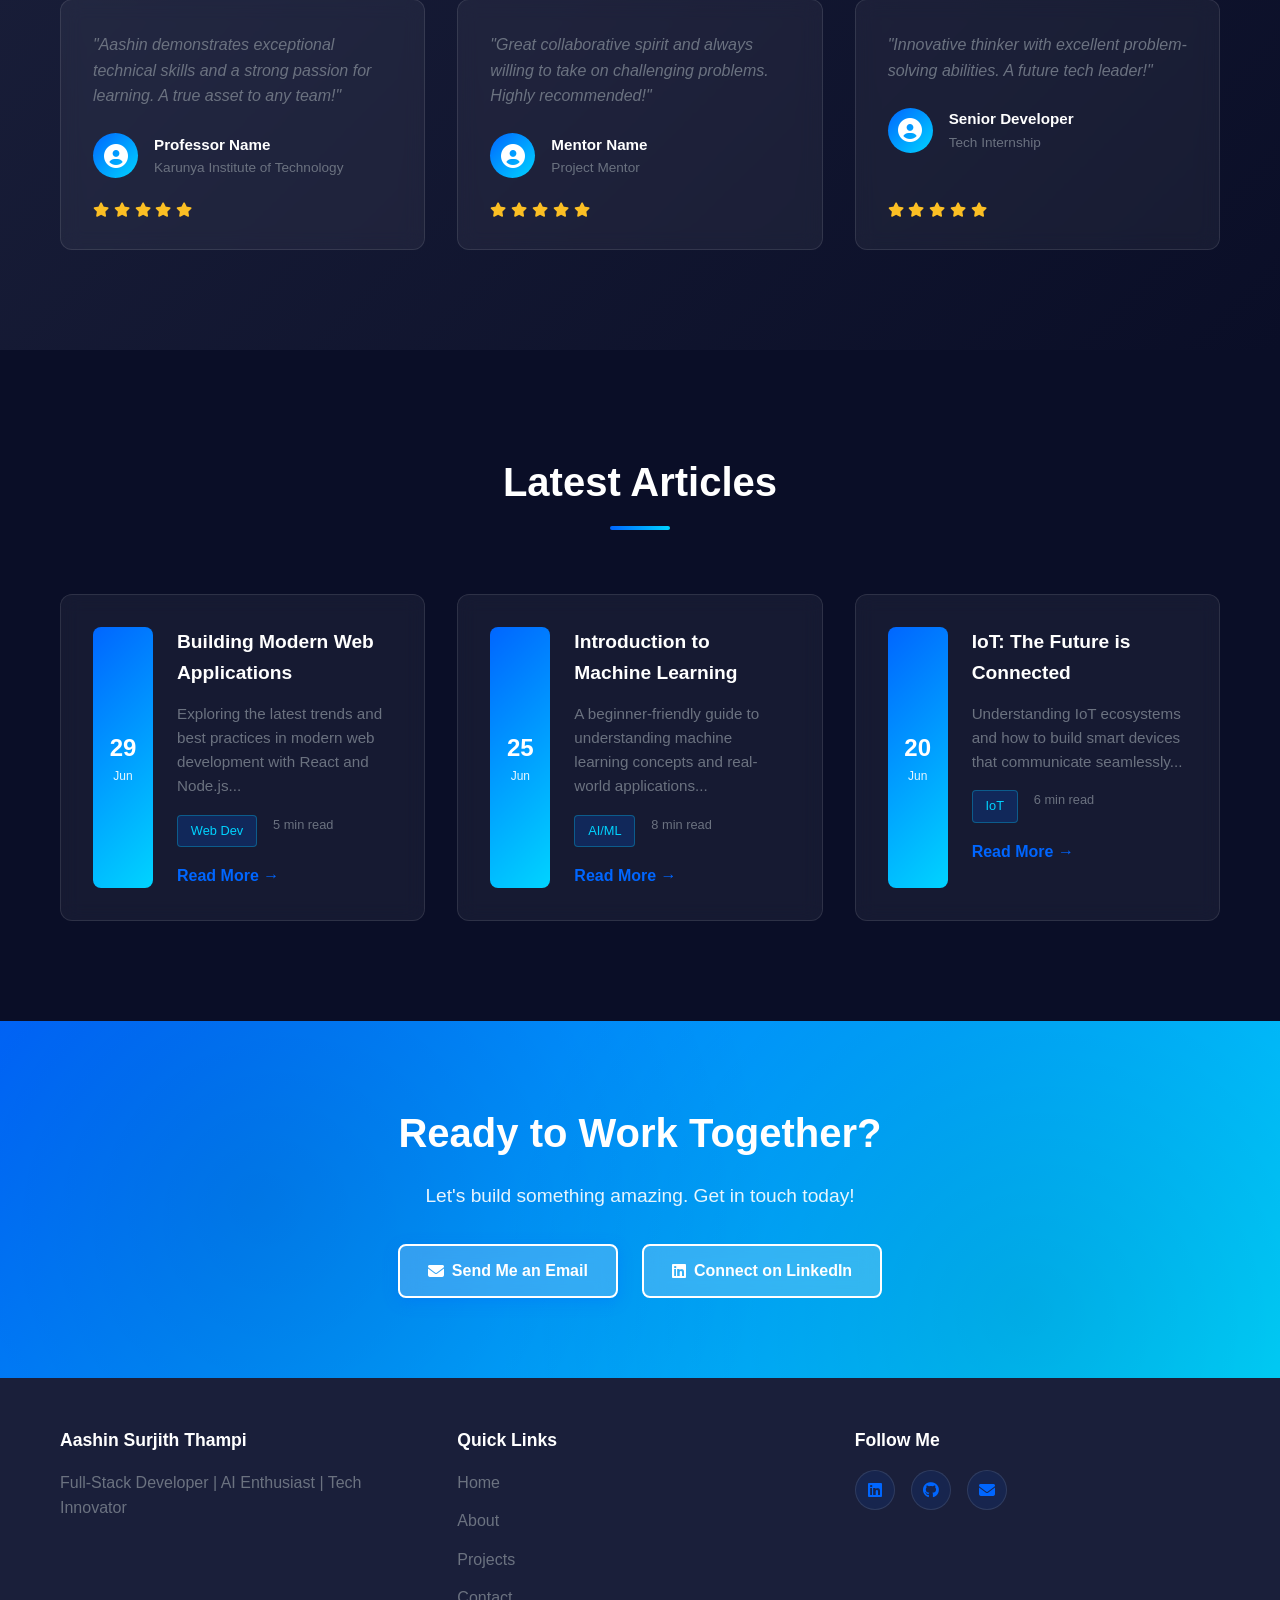
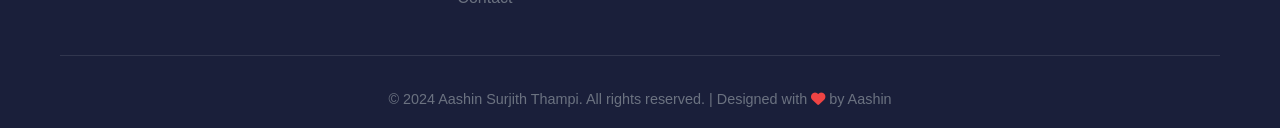
<file: index-original.html>
<!DOCTYPE html>
<html lang="en">
<head>
    <meta charset="UTF-8">
    <meta name="viewport" content="width=device-width, initial-scale=1.0">
    <title>Aashin Surjith Thampi - Portfolio</title>
    <link rel="stylesheet" href="styles.css">
    <link rel="stylesheet" href="https://cdnjs.cloudflare.com/ajax/libs/font-awesome/6.4.0/css/all.min.css">
</head>
<body>
    <!-- Navigation -->
    <nav class="navbar">
        <div class="nav-container">
            <div class="nav-logo">
                <a href="#hero">Aashin</a>
            </div>
            <ul class="nav-menu">
                <li class="nav-item"><a href="#hero" class="nav-link">Home</a></li>
                <li class="nav-item"><a href="#about" class="nav-link">About</a></li>
                <li class="nav-item"><a href="#skills" class="nav-link">Skills</a></li>
                <li class="nav-item"><a href="#projects" class="nav-link">Projects</a></li>
                <li class="nav-item"><a href="#experience" class="nav-link">Experience</a></li>
                <li class="nav-item"><a href="#education" class="nav-link">Education</a></li>
                <li class="nav-item"><a href="#testimonials" class="nav-link">Testimonials</a></li>
                <li class="nav-item"><a href="#blog" class="nav-link">Blog</a></li>
                <li class="nav-item"><a href="#contact" class="nav-link">Contact</a></li>
            </ul>
            <div class="hamburger">
                <span></span>
                <span></span>
                <span></span>
            </div>
        </div>
    </nav>

    <!-- Hero Section -->
    <section id="hero" class="hero">
        <div class="hero-content">
            <div class="hero-text">
                <h1 class="hero-title">Aashin Surjith Thampi</h1>
                <p class="hero-subtitle">Computer Science Student | Full-Stack Developer | AI Enthusiast</p>
                <p class="hero-description">
                    Building innovative solutions with passion for learning and real-world problem-solving
                </p>
                <div class="hero-buttons">
                    <a href="#contact" class="btn btn-primary">
                        <i class="fas fa-briefcase"></i> Hire Me
                    </a>
                    <a href="#projects" class="btn btn-secondary">
                        <i class="fas fa-arrow-right"></i> View Work
                    </a>
                </div>
                <div class="social-icons">
                    <a href="https://linkedin.com/in/aashin-surjith-thampi-c-aa0a33378/" target="_blank" title="LinkedIn">
                        <i class="fab fa-linkedin"></i>
                    </a>
                    <a href="https://github.com/aashinsurjith-create" target="_blank" title="GitHub">
                        <i class="fab fa-github"></i>
                    </a>
                    <a href="mailto:aashinsurjith@karunya.edu.in" title="Email">
                        <i class="fas fa-envelope"></i>
                    </a>
                </div>
            </div>
            <div class="hero-image">
                <div class="floating-card">
                    <div class="card-content">
                        <i class="fas fa-code"></i>
                        <p>Full-Stack Developer</p>
                    </div>
                </div>
            </div>
        </div>
        <div class="scroll-indicator">
            <span></span>
        </div>
    </section>

    <!-- About Section -->
    <section id="about" class="about">
        <div class="container">
            <h2 class="section-title">About Me</h2>
            <div class="about-content">
                <div class="about-text">
                    <p class="lead">
                        Dedicated Computer Science student at Karunya Institute of Technology with a passion for creating impactful digital solutions.
                    </p>
                    <p>
                        I'm a first-year B.Tech student with strong problem-solving abilities and a genuine enthusiasm for learning emerging technologies. My focus areas include:
                    </p>
                    <ul class="about-list">
                        <li><strong>Web Development:</strong> Building responsive, user-centric web applications</li>
                        <li><strong>AI & Machine Learning:</strong> Developing intelligent systems and data-driven solutions</li>
                        <li><strong>IoT:</strong> Creating connected device solutions and smart systems</li>
                        <li><strong>Full-Stack Development:</strong> End-to-end application development with modern frameworks</li>
                    </ul>
                    <p>
                        I'm actively exploring emerging technologies through real-world projects and continuous learning. My goal is to contribute meaningfully to innovative tech solutions while growing as a developer.
                    </p>
                </div>
                <div class="about-stats">
                    <div class="stat-card">
                        <div class="stat-number">2+</div>
                        <div class="stat-label">Major Projects</div>
                    </div>
                    <div class="stat-card">
                        <div class="stat-number">5+</div>
                        <div class="stat-label">Certifications</div>
                    </div>
                    <div class="stat-card">
                        <div class="stat-number">7.68</div>
                        <div class="stat-label">CGPA</div>
                    </div>
                    <div class="stat-card">
                        <div class="stat-number">4</div>
                        <div class="stat-label">Languages</div>
                    </div>
                </div>
            </div>
        </div>
    </section>

    <!-- Skills Section -->
    <section id="skills" class="skills">
        <div class="container">
            <h2 class="section-title">Skills & Technologies</h2>
            <div class="skills-grid">
                <!-- Programming Languages -->
                <div class="skill-category">
                    <h3 class="skill-category-title">
                        <i class="fas fa-code"></i> Programming Languages
                    </h3>
                    <div class="skill-items">
                        <div class="skill-item">
                            <span class="skill-name">Python</span>
                            <div class="skill-bar">
                                <div class="skill-progress" style="width: 85%;"></div>
                            </div>
                        </div>
                        <div class="skill-item">
                            <span class="skill-name">JavaScript</span>
                            <div class="skill-bar">
                                <div class="skill-progress" style="width: 80%;"></div>
                            </div>
                        </div>
                        <div class="skill-item">
                            <span class="skill-name">C</span>
                            <div class="skill-bar">
                                <div class="skill-progress" style="width: 75%;"></div>
                            </div>
                        </div>
                        <div class="skill-item">
                            <span class="skill-name">MySQL</span>
                            <div class="skill-bar">
                                <div class="skill-progress" style="width: 78%;"></div>
                            </div>
                        </div>
                    </div>
                </div>

                <!-- Web Development -->
                <div class="skill-category">
                    <h3 class="skill-category-title">
                        <i class="fas fa-globe"></i> Web Development
                    </h3>
                    <div class="skill-items">
                        <div class="skill-item">
                            <span class="skill-name">HTML/CSS</span>
                            <div class="skill-bar">
                                <div class="skill-progress" style="width: 90%;"></div>
                            </div>
                        </div>
                        <div class="skill-item">
                            <span class="skill-name">React.js</span>
                            <div class="skill-bar">
                                <div class="skill-progress" style="width: 82%;"></div>
                            </div>
                        </div>
                        <div class="skill-item">
                            <span class="skill-name">Node.js</span>
                            <div class="skill-bar">
                                <div class="skill-progress" style="width: 80%;"></div>
                            </div>
                        </div>
                        <div class="skill-item">
                            <span class="skill-name">MongoDB</span>
                            <div class="skill-bar">
                                <div class="skill-progress" style="width: 78%;"></div>
                            </div>
                        </div>
                    </div>
                </div>

                <!-- Tools & Technologies -->
                <div class="skill-category">
                    <h3 class="skill-category-title">
                        <i class="fas fa-tools"></i> Tools & Technologies
                    </h3>
                    <div class="skill-items">
                        <div class="skill-item">
                            <span class="skill-name">Git & GitHub</span>
                            <div class="skill-bar">
                                <div class="skill-progress" style="width: 88%;"></div>
                            </div>
                        </div>
                        <div class="skill-item">
                            <span class="skill-name">Arduino IDE</span>
                            <div class="skill-bar">
                                <div class="skill-progress" style="width: 75%;"></div>
                            </div>
                        </div>
                        <div class="skill-item">
                            <span class="skill-name">MATLAB</span>
                            <div class="skill-bar">
                                <div class="skill-progress" style="width: 70%;"></div>
                            </div>
                        </div>
                        <div class="skill-item">
                            <span class="skill-name">Linux</span>
                            <div class="skill-bar">
                                <div class="skill-progress" style="width: 80%;"></div>
                            </div>
                        </div>
                    </div>
                </div>

                <!-- Concepts & Specializations -->
                <div class="skill-category">
                    <h3 class="skill-category-title">
                        <i class="fas fa-lightbulb"></i> Concepts & Specializations
                    </h3>
                    <div class="skill-badges">
                        <span class="badge">Data Structures</span>
                        <span class="badge">IoT</span>
                        <span class="badge">Machine Learning</span>
                        <span class="badge">AI</span>
                        <span class="badge">Web Development</span>
                        <span class="badge">Cloud Computing</span>
                        <span class="badge">API Development</span>
                        <span class="badge">Responsive Design</span>
                    </div>
                </div>
            </div>
        </div>
    </section>

    <!-- Projects Section -->
    <section id="projects" class="projects">
        <div class="container">
            <h2 class="section-title">Featured Projects</h2>
            <div class="projects-grid">
                <!-- Project 1: Resume Craft -->
                <div class="project-card">
                    <div class="project-image">
                        <div class="project-icon">
                            <i class="fas fa-file-alt"></i>
                        </div>
                    </div>
                    <div class="project-content">
                        <h3 class="project-title">Resume Craft</h3>
                        <p class="project-subtitle">AI Resume & Portfolio Builder System</p>
                        <p class="project-description">
                            An AI-based web application that analyzes resumes using machine learning techniques and embeddings to evaluate resume quality, identify weak areas, and suggest improvements. Features gamification elements like XP, levels, and tasks.
                        </p>
                        <div class="project-tech">
                            <span class="tech-tag">React</span>
                            <span class="tech-tag">Node.js</span>
                            <span class="tech-tag">MongoDB</span>
                            <span class="tech-tag">ML</span>
                        </div>
                        <div class="project-links">
                            <a href="#" class="project-link">
                                <i class="fas fa-external-link-alt"></i> View Project
                            </a>
                            <a href="#" class="project-link">
                                <i class="fab fa-github"></i> Code
                            </a>
                        </div>
                    </div>
                </div>

                <!-- Project 2: Fashin AI Chatbot -->
                <div class="project-card">
                    <div class="project-image">
                        <div class="project-icon">
                            <i class="fas fa-robot"></i>
                        </div>
                    </div>
                    <div class="project-content">
                        <h3 class="project-title">Fashin AI Chatbot</h3>
                        <p class="project-subtitle">Full-Stack AI Fashion Advisory Application</p>
                        <p class="project-description">
                            A full-stack AI application for personalized outfit analysis and fashion recommendations. Integrates AI vision models to analyze images and provides detailed feedback. Features user authentication and analytics dashboard.
                        </p>
                        <div class="project-tech">
                            <span class="tech-tag">React</span>
                            <span class="tech-tag">Node.js</span>
                            <span class="tech-tag">MongoDB</span>
                            <span class="tech-tag">Vision AI</span>
                        </div>
                        <div class="project-links">
                            <a href="#" class="project-link">
                                <i class="fas fa-external-link-alt"></i> View Project
                            </a>
                            <a href="#" class="project-link">
                                <i class="fab fa-github"></i> Code
                            </a>
                        </div>
                    </div>
                </div>

                <!-- Project 3: IoT Project -->
                <div class="project-card">
                    <div class="project-image">
                        <div class="project-icon">
                            <i class="fas fa-microchip"></i>
                        </div>
                    </div>
                    <div class="project-content">
                        <h3 class="project-title">IoT Smart System</h3>
                        <p class="project-subtitle">Connected Devices & Smart Automation</p>
                        <p class="project-description">
                            Developed IoT-based solutions for real-time monitoring and automation. Integrated Arduino microcontrollers with cloud services for smart device connectivity and data analysis.
                        </p>
                        <div class="project-tech">
                            <span class="tech-tag">Arduino</span>
                            <span class="tech-tag">IoT</span>
                            <span class="tech-tag">Python</span>
                            <span class="tech-tag">Cloud</span>
                        </div>
                        <div class="project-links">
                            <a href="#" class="project-link">
                                <i class="fas fa-external-link-alt"></i> View Project
                            </a>
                            <a href="#" class="project-link">
                                <i class="fab fa-github"></i> Code
                            </a>
                        </div>
                    </div>
                </div>
            </div>
        </div>
    </section>

    <!-- Experience Section -->
    <section id="experience" class="experience">
        <div class="container">
            <h2 class="section-title">Internship Experience</h2>
            <div class="experience-timeline">
                <div class="timeline-item">
                    <div class="timeline-marker"></div>
                    <div class="timeline-content">
                        <h3 class="experience-title">AI & Web Development Intern</h3>
                        <p class="experience-company">Karunya Institute of Technology</p>
                        <p class="experience-period">2024 - Present</p>
                        <p class="experience-description">
                            Working on AI-based projects focusing on machine learning applications and web development. Developing end-to-end solutions combining frontend and backend technologies with AI integration.
                        </p>
                        <ul class="experience-highlights">
                            <li>Developed full-stack AI applications</li>
                            <li>Implemented machine learning models</li>
                            <li>Collaborated on web development projects</li>
                        </ul>
                    </div>
                </div>

                <div class="timeline-item">
                    <div class="timeline-marker"></div>
                    <div class="timeline-content">
                        <h3 class="experience-title">Academic Projects</h3>
                        <p class="experience-company">Karunya Institute of Technology</p>
                        <p class="experience-period">2024 - Present</p>
                        <p class="experience-description">
                            Actively participating in academic projects covering various domains including AI, IoT, and Web Development. Gaining hands-on experience with industry-standard tools and technologies.
                        </p>
                        <ul class="experience-highlights">
                            <li>Multiple AI-based projects</li>
                            <li>IoT implementations</li>
                            <li>Web application development</li>
                        </ul>
                    </div>
                </div>
            </div>
        </div>
    </section>

    <!-- Education Section -->
    <section id="education" class="education">
        <div class="container">
            <h2 class="section-title">Education & Certifications</h2>
            
            <div class="education-grid">
                <!-- Education -->
                <div class="education-card">
                    <h3 class="card-header">
                        <i class="fas fa-graduation-cap"></i> Education
                    </h3>
                    <div class="education-item">
                        <div class="education-dot"></div>
                        <div>
                            <h4>B.Tech Computer Science & Engineering</h4>
                            <p class="institution">Karunya Institute of Technology and Sciences, Coimbatore</p>
                            <p class="period">2025 - Present</p>
                            <p class="details">
                                <strong>CGPA:</strong> 7.68/10.00
                            </p>
                            <p class="coursework">
                                <strong>Related Coursework:</strong> C Programming, Python Programming, Web Development, Internet of Things (IoT), Digital Sciences, Computer Architecture
                            </p>
                        </div>
                    </div>
                </div>

                <!-- Certifications -->
                <div class="education-card">
                    <h3 class="card-header">
                        <i class="fas fa-certificate"></i> Certifications
                    </h3>
                    <div class="cert-list">
                        <div class="cert-item">
                            <i class="fas fa-check-circle"></i>
                            <span>Google Cloud Digital Leader</span>
                        </div>
                        <div class="cert-item">
                            <i class="fas fa-check-circle"></i>
                            <span>Red Hat System Administration (RH124)</span>
                        </div>
                        <div class="cert-item">
                            <i class="fas fa-check-circle"></i>
                            <span>Oracle Cloud Infrastructure 2025 Certified Generative AI Professional</span>
                        </div>
                        <div class="cert-item">
                            <i class="fas fa-check-circle"></i>
                            <span>Cisco: Introduction to IoT and Digital Transformation</span>
                        </div>
                        <div class="cert-item">
                            <i class="fas fa-check-circle"></i>
                            <span>DataCamp Certifications (Python, Data Science)</span>
                        </div>
                    </div>
                </div>
            </div>
        </div>
    </section>

    <!-- Resume Download Section -->
    <section class="resume-section">
        <div class="container">
            <div class="resume-container">
                <h3>Download My Resume</h3>
                <p>Get a detailed overview of my skills, projects, and experience</p>
                <a href="resume.pdf" class="btn btn-primary" download>
                    <i class="fas fa-download"></i> Download Resume
                </a>
            </div>
        </div>
    </section>

    <!-- Contact Section -->
    <section id="contact" class="contact">
        <div class="container">
            <h2 class="section-title">Get In Touch</h2>
            <div class="contact-content">
                <div class="contact-info">
                    <h3>Let's Connect</h3>
                    <p>I'm always interested in hearing about new projects and opportunities. Feel free to reach out!</p>
                    
                    <div class="contact-details">
                        <div class="contact-item">
                            <i class="fas fa-envelope"></i>
                            <div>
                                <h4>Email</h4>
                                <a href="mailto:aashinsurjith@karunya.edu.in">aashinsurjith@karunya.edu.in</a>
                            </div>
                        </div>
                        <div class="contact-item">
                            <i class="fas fa-linkedin"></i>
                            <div>
                                <h4>LinkedIn</h4>
                                <a href="https://linkedin.com/in/aashin-surjith-thampi-c-aa0a33378/" target="_blank">
                                    linkedin.com/in/aashin-surjith-thampi-c-aa0a33378/
                                </a>
                            </div>
                        </div>
                        <div class="contact-item">
                            <i class="fab fa-github"></i>
                            <div>
                                <h4>GitHub</h4>
                                <a href="https://github.com/aashinsurjith-create" target="_blank">
                                    github.com/aashinsurjith-create
                                </a>
                            </div>
                        </div>
                    </div>

                    <div class="social-links">
                        <a href="https://linkedin.com/in/aashin-surjith-thampi-c-aa0a33378/" target="_blank" class="social-link">
                            <i class="fab fa-linkedin"></i>
                        </a>
                        <a href="https://github.com/aashinsurjith-create" target="_blank" class="social-link">
                            <i class="fab fa-github"></i>
                        </a>
                        <a href="mailto:aashinsurjith@karunya.edu.in" class="social-link">
                            <i class="fas fa-envelope"></i>
                        </a>
                    </div>
                </div>

                <form class="contact-form" id="contactForm">
                    <div class="form-group">
                        <input type="text" placeholder="Your Name" required>
                    </div>
                    <div class="form-group">
                        <input type="email" placeholder="Your Email" required>
                    </div>
                    <div class="form-group">
                        <input type="text" placeholder="Subject">
                    </div>
                    <div class="form-group">
                        <textarea placeholder="Your Message" rows="5" required></textarea>
                    </div>
                    <button type="submit" class="btn btn-primary">
                        <i class="fas fa-paper-plane"></i> Send Message
                    </button>
                </form>
            </div>
        </div>
    </section>

    <!-- Testimonials Section -->
    <section id="testimonials" class="testimonials">
        <div class="container">
            <h2 class="section-title">What People Say</h2>
            <div class="testimonials-grid">
                <div class="testimonial-card">
                    <div class="testimonial-content">
                        <p class="testimonial-text">
                            "Aashin demonstrates exceptional technical skills and a strong passion for learning. A true asset to any team!"
                        </p>
                        <div class="testimonial-author">
                            <div class="author-avatar">
                                <i class="fas fa-user-circle"></i>
                            </div>
                            <div>
                                <h4>Professor Name</h4>
                                <p>Karunya Institute of Technology</p>
                            </div>
                        </div>
                    </div>
                    <div class="testimonial-rating">
                        <i class="fas fa-star"></i>
                        <i class="fas fa-star"></i>
                        <i class="fas fa-star"></i>
                        <i class="fas fa-star"></i>
                        <i class="fas fa-star"></i>
                    </div>
                </div>

                <div class="testimonial-card">
                    <div class="testimonial-content">
                        <p class="testimonial-text">
                            "Great collaborative spirit and always willing to take on challenging problems. Highly recommended!"
                        </p>
                        <div class="testimonial-author">
                            <div class="author-avatar">
                                <i class="fas fa-user-circle"></i>
                            </div>
                            <div>
                                <h4>Mentor Name</h4>
                                <p>Project Mentor</p>
                            </div>
                        </div>
                    </div>
                    <div class="testimonial-rating">
                        <i class="fas fa-star"></i>
                        <i class="fas fa-star"></i>
                        <i class="fas fa-star"></i>
                        <i class="fas fa-star"></i>
                        <i class="fas fa-star"></i>
                    </div>
                </div>

                <div class="testimonial-card">
                    <div class="testimonial-content">
                        <p class="testimonial-text">
                            "Innovative thinker with excellent problem-solving abilities. A future tech leader!"
                        </p>
                        <div class="testimonial-author">
                            <div class="author-avatar">
                                <i class="fas fa-user-circle"></i>
                            </div>
                            <div>
                                <h4>Senior Developer</h4>
                                <p>Tech Internship</p>
                            </div>
                        </div>
                    </div>
                    <div class="testimonial-rating">
                        <i class="fas fa-star"></i>
                        <i class="fas fa-star"></i>
                        <i class="fas fa-star"></i>
                        <i class="fas fa-star"></i>
                        <i class="fas fa-star"></i>
                    </div>
                </div>
            </div>
        </div>
    </section>

    <!-- Blog/Articles Section -->
    <section id="blog" class="blog">
        <div class="container">
            <h2 class="section-title">Latest Articles</h2>
            <div class="blog-grid">
                <article class="blog-card">
                    <div class="blog-date">
                        <span class="blog-day">29</span>
                        <span class="blog-month">Jun</span>
                    </div>
                    <div class="blog-content">
                        <h3>Building Modern Web Applications</h3>
                        <p class="blog-excerpt">
                            Exploring the latest trends and best practices in modern web development with React and Node.js...
                        </p>
                        <div class="blog-meta">
                            <span class="blog-category">Web Dev</span>
                            <span class="blog-read-time">5 min read</span>
                        </div>
                        <a href="#" class="read-more">Read More →</a>
                    </div>
                </article>

                <article class="blog-card">
                    <div class="blog-date">
                        <span class="blog-day">25</span>
                        <span class="blog-month">Jun</span>
                    </div>
                    <div class="blog-content">
                        <h3>Introduction to Machine Learning</h3>
                        <p class="blog-excerpt">
                            A beginner-friendly guide to understanding machine learning concepts and real-world applications...
                        </p>
                        <div class="blog-meta">
                            <span class="blog-category">AI/ML</span>
                            <span class="blog-read-time">8 min read</span>
                        </div>
                        <a href="#" class="read-more">Read More →</a>
                    </div>
                </article>

                <article class="blog-card">
                    <div class="blog-date">
                        <span class="blog-day">20</span>
                        <span class="blog-month">Jun</span>
                    </div>
                    <div class="blog-content">
                        <h3>IoT: The Future is Connected</h3>
                        <p class="blog-excerpt">
                            Understanding IoT ecosystems and how to build smart devices that communicate seamlessly...
                        </p>
                        <div class="blog-meta">
                            <span class="blog-category">IoT</span>
                            <span class="blog-read-time">6 min read</span>
                        </div>
                        <a href="#" class="read-more">Read More →</a>
                    </div>
                </article>
            </div>
        </div>
    </section>

    <!-- CTA Section -->
    <section class="cta-section">
        <div class="container">
            <div class="cta-content">
                <h2>Ready to Work Together?</h2>
                <p>Let's build something amazing. Get in touch today!</p>
                <div class="cta-buttons">
                    <a href="#contact" class="btn btn-primary">
                        <i class="fas fa-envelope"></i> Send Me an Email
                    </a>
                    <a href="https://linkedin.com/in/aashin-surjith-thampi-c-aa0a33378/" target="_blank" class="btn btn-secondary">
                        <i class="fab fa-linkedin"></i> Connect on LinkedIn
                    </a>
                </div>
            </div>
        </div>
    </section>

    <!-- Footer -->
    <footer class="footer">
        <div class="container">
            <div class="footer-content">
                <div class="footer-section">
                    <h4>Aashin Surjith Thampi</h4>
                    <p>Full-Stack Developer | AI Enthusiast | Tech Innovator</p>
                </div>
                <div class="footer-section">
                    <h4>Quick Links</h4>
                    <ul>
                        <li><a href="#hero">Home</a></li>
                        <li><a href="#about">About</a></li>
                        <li><a href="#projects">Projects</a></li>
                        <li><a href="#contact">Contact</a></li>
                    </ul>
                </div>
                <div class="footer-section">
                    <h4>Follow Me</h4>
                    <div class="footer-socials">
                        <a href="https://linkedin.com/in/aashin-surjith-thampi-c-aa0a33378/" target="_blank">
                            <i class="fab fa-linkedin"></i>
                        </a>
                        <a href="https://github.com/aashinsurjith-create" target="_blank">
                            <i class="fab fa-github"></i>
                        </a>
                        <a href="mailto:aashinsurjith@karunya.edu.in">
                            <i class="fas fa-envelope"></i>
                        </a>
                    </div>
                </div>
            </div>
            <div class="footer-bottom">
                <p>&copy; 2024 Aashin Surjith Thampi. All rights reserved. | Designed with <i class="fas fa-heart"></i> by Aashin</p>
            </div>
        </div>
    </footer>

    <script src="script.js"></script>
</body>
</html>
</file>
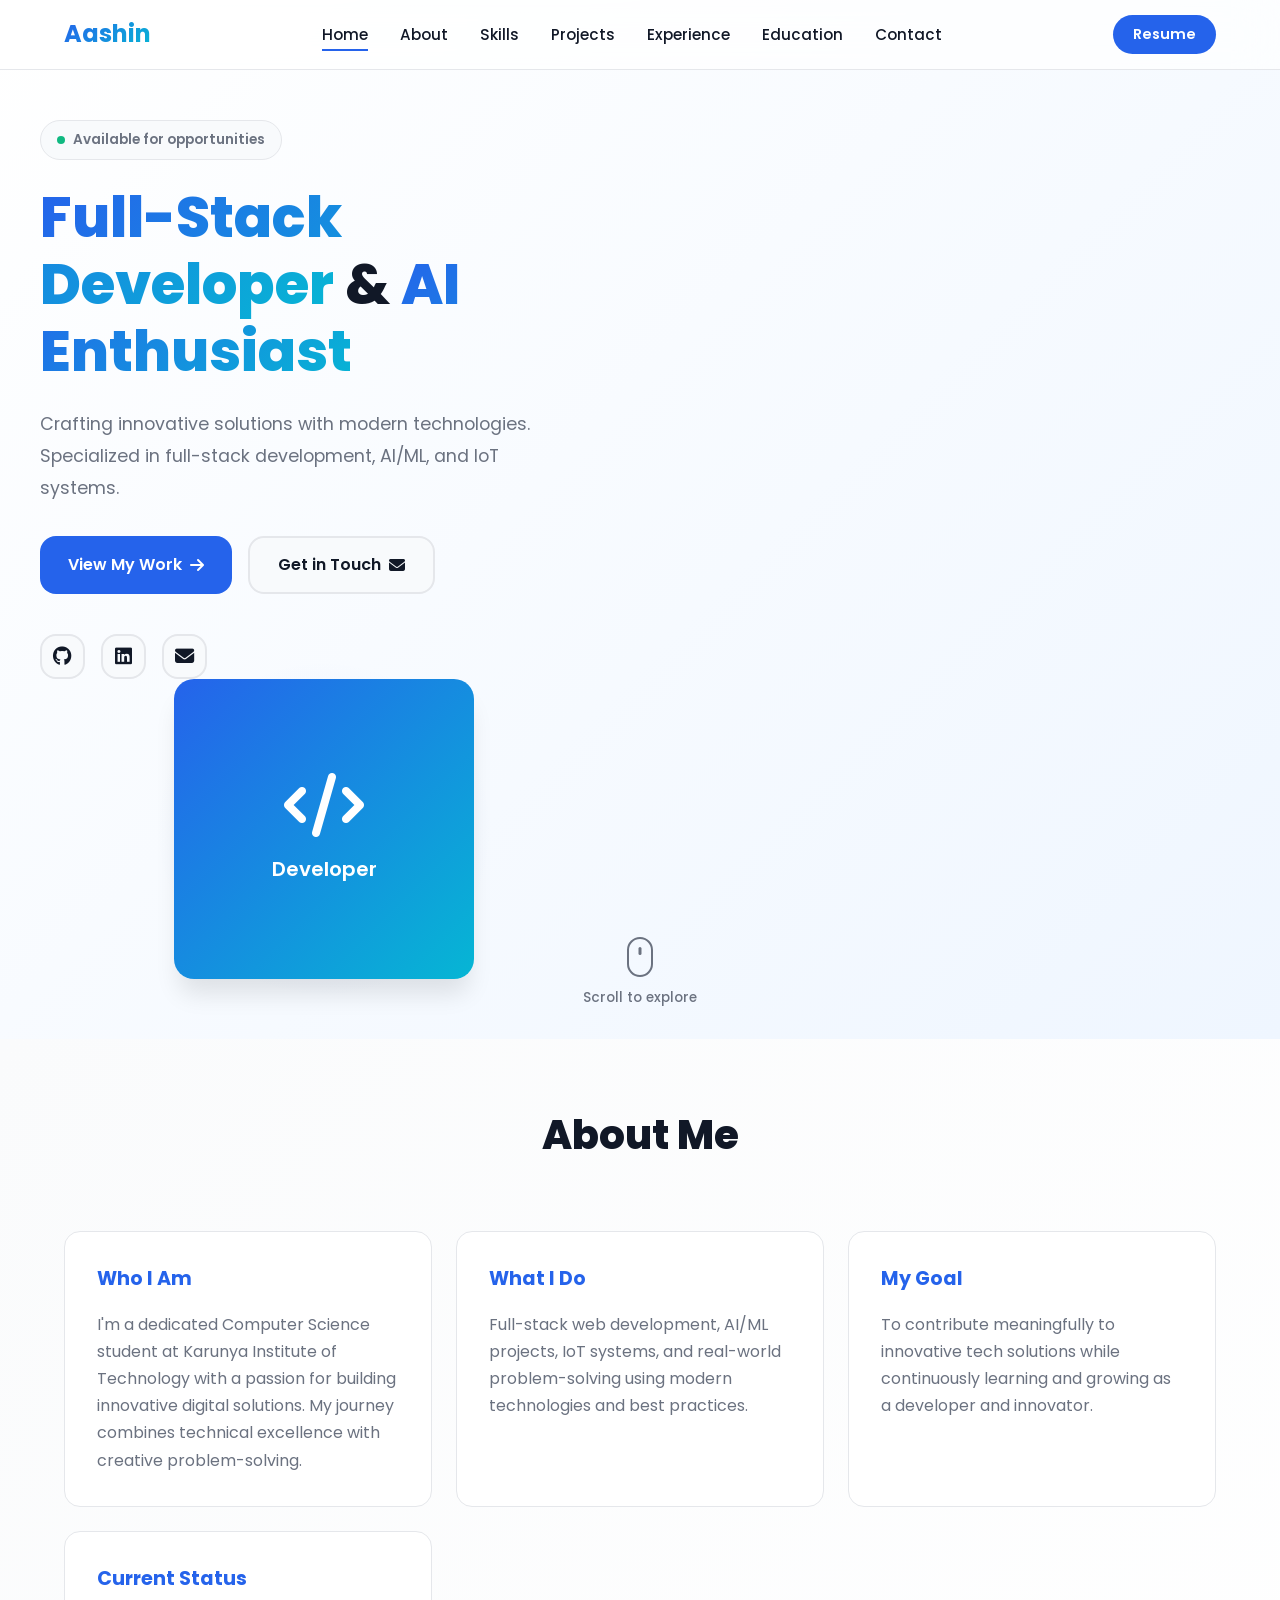
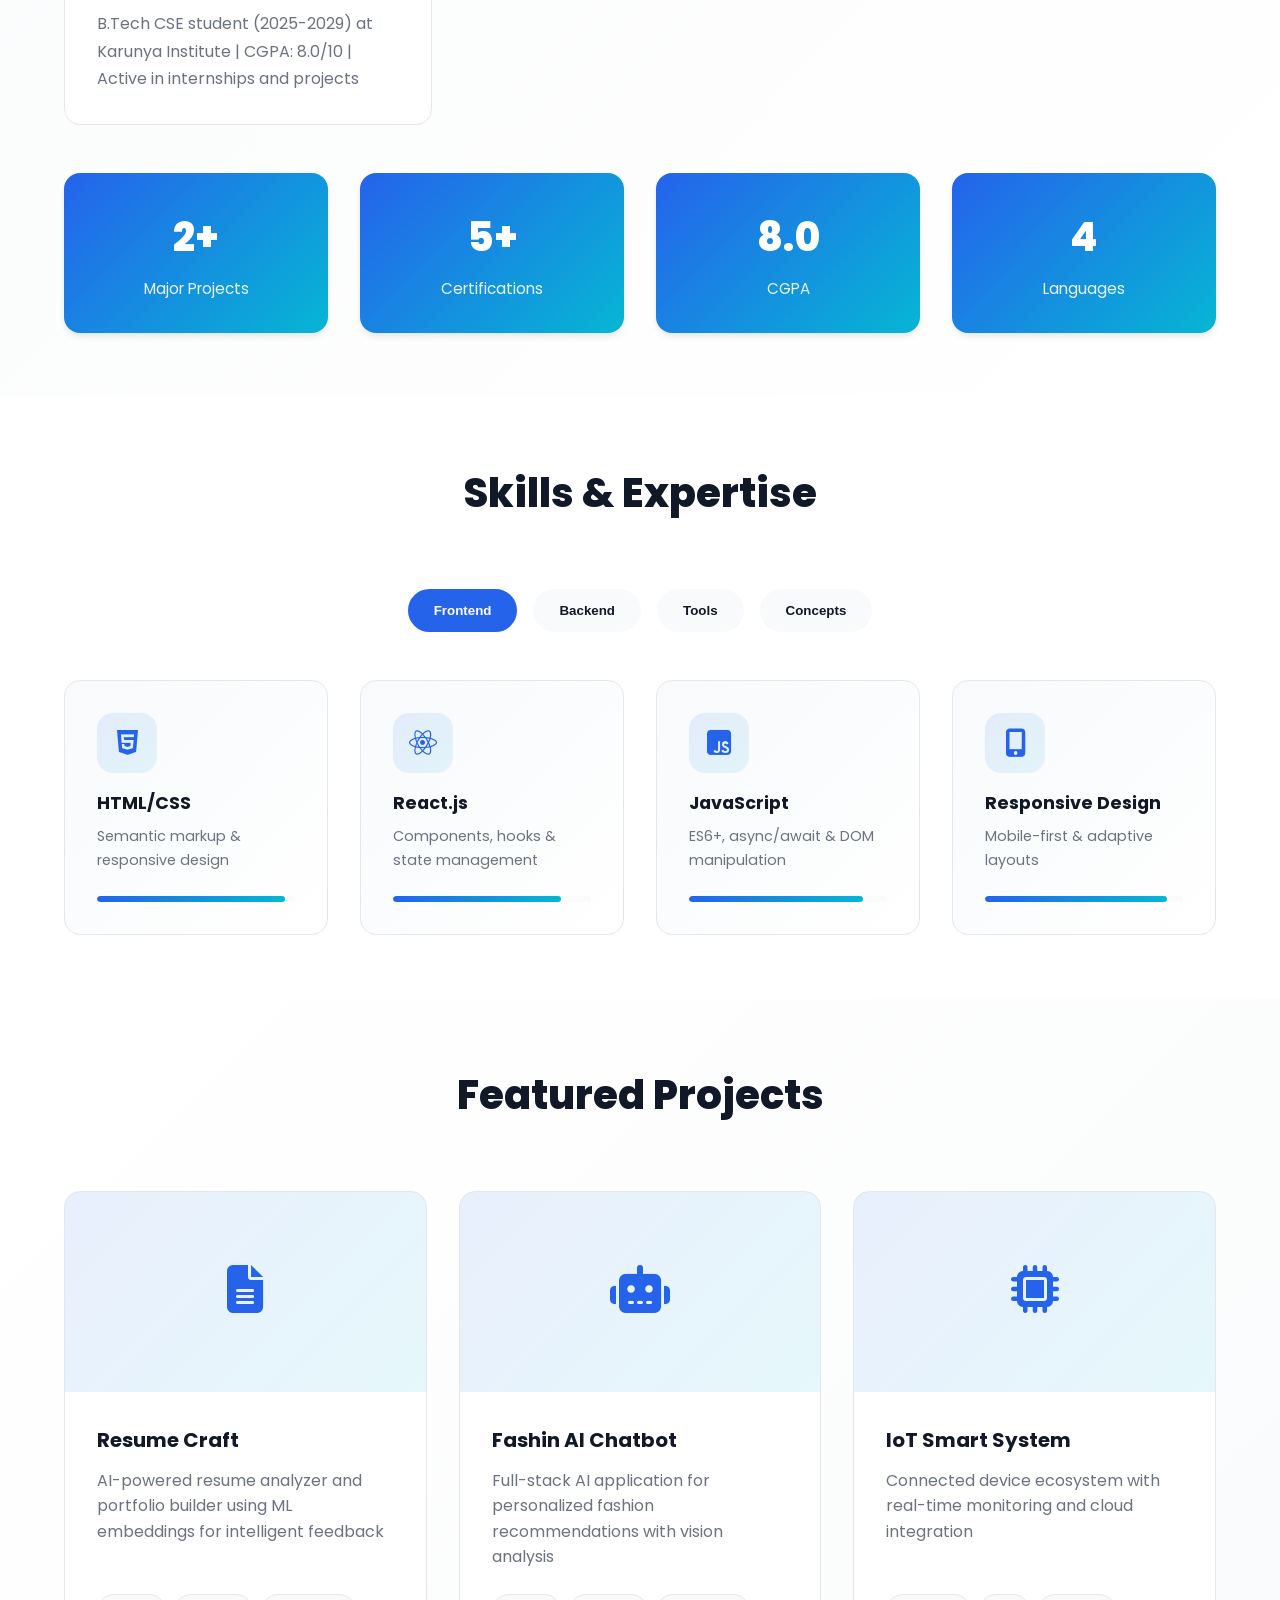
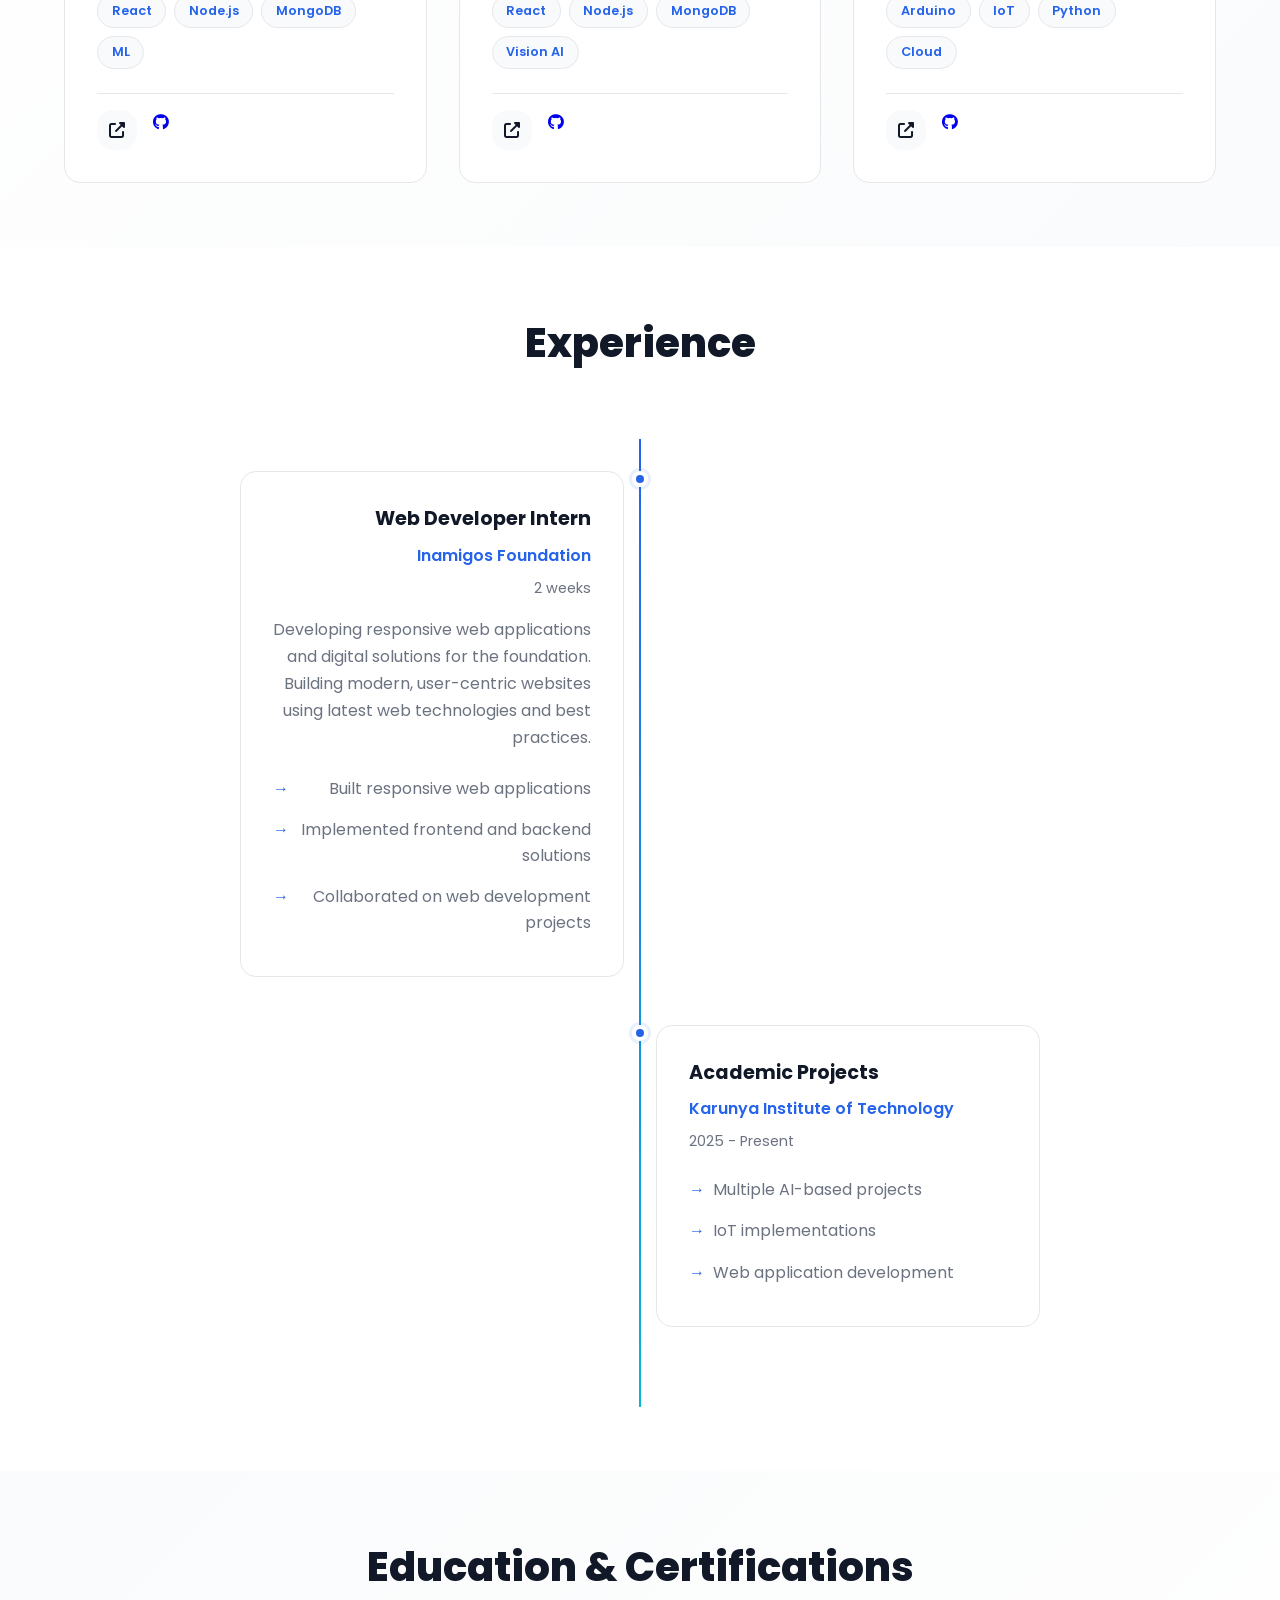
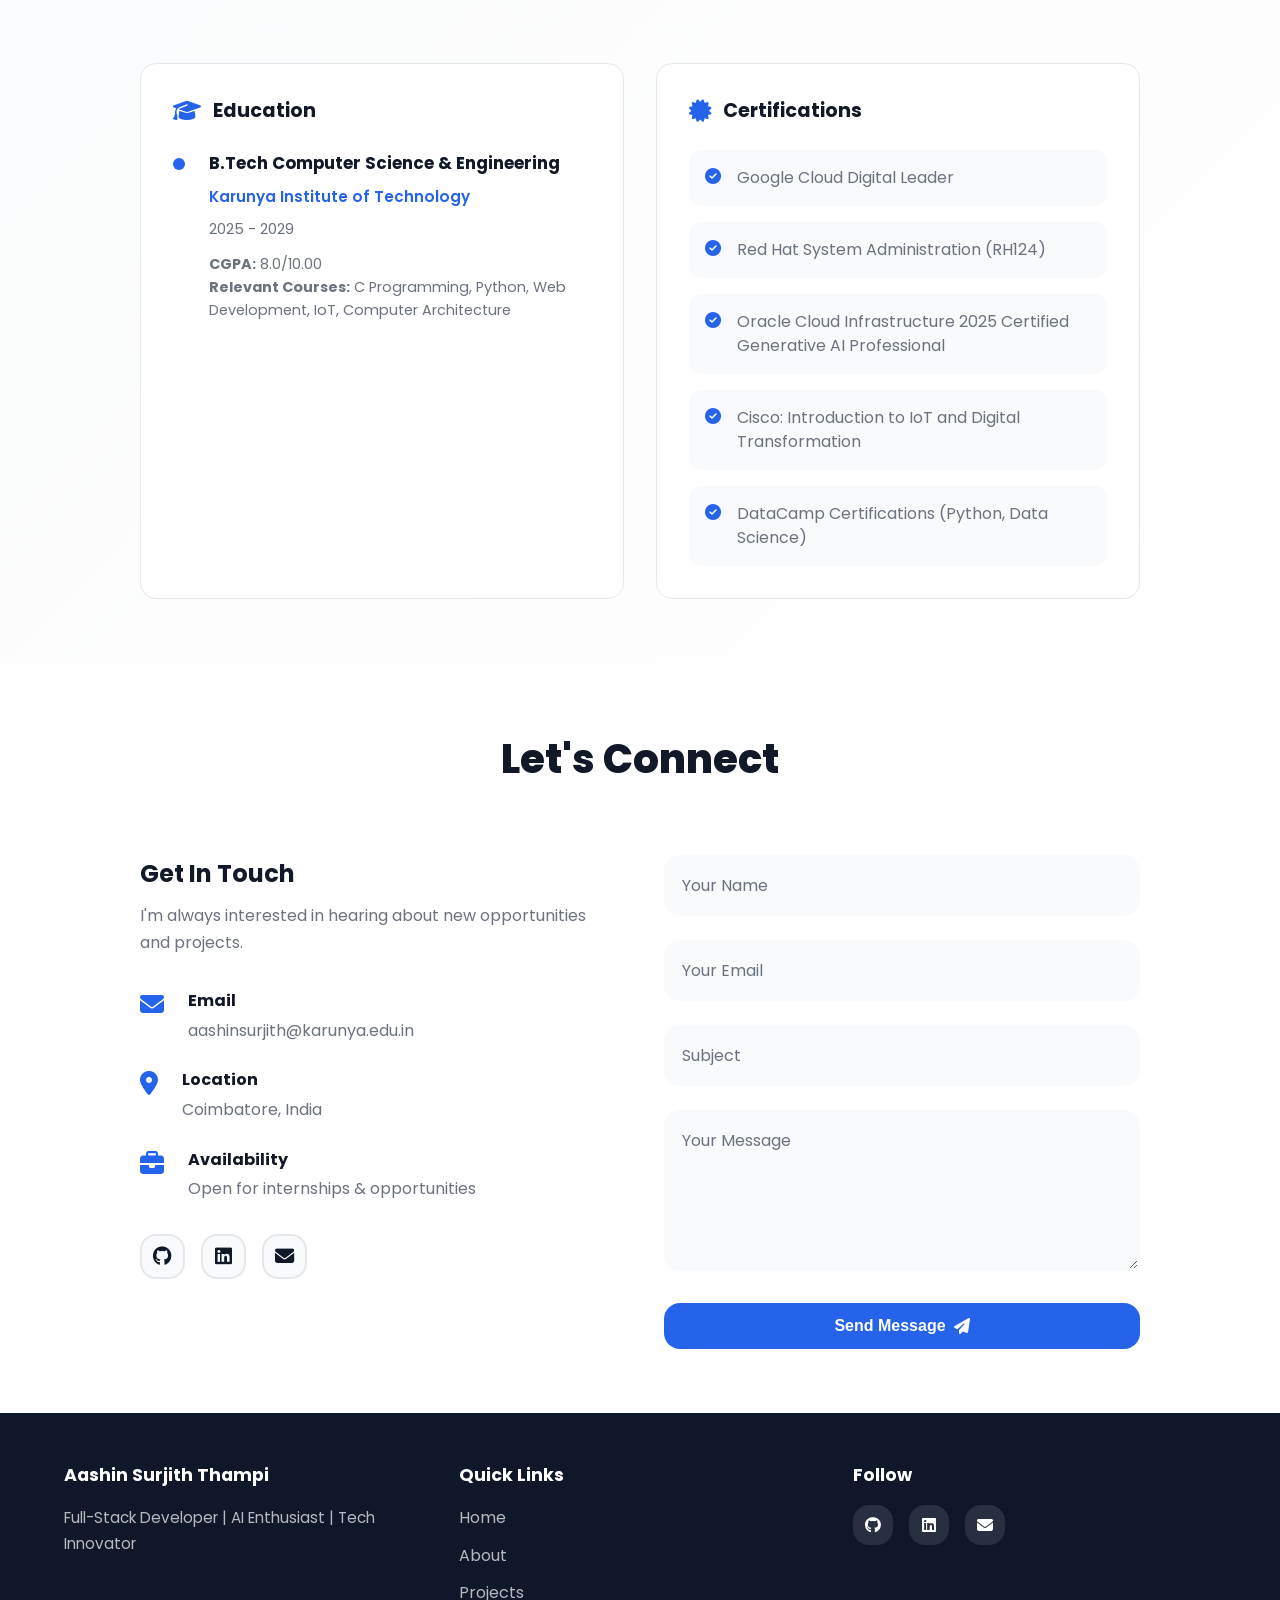
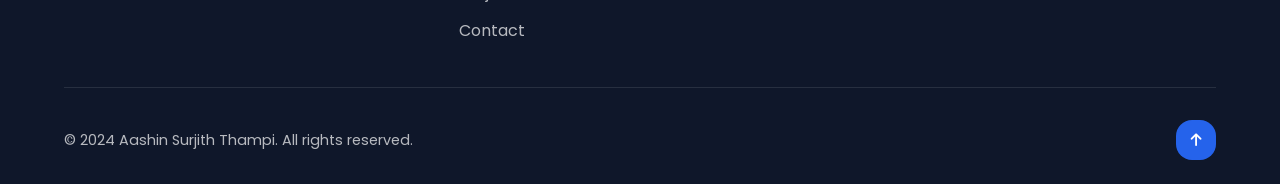
<file: index-v2.html>
<!DOCTYPE html>
<html lang="en">
<head>
    <meta charset="UTF-8">
    <meta name="viewport" content="width=device-width, initial-scale=1.0">
    <title>Aashin Surjith Thampi - Premium Portfolio</title>
    <link rel="stylesheet" href="styles-v2.css">
    <link rel="stylesheet" href="https://cdnjs.cloudflare.com/ajax/libs/font-awesome/6.4.0/css/all.min.css">
    <link href="https://fonts.googleapis.com/css2?family=Poppins:wght@300;400;500;600;700;800&display=swap" rel="stylesheet">
</head>
<body>
    <!-- Navigation -->
    <nav class="navbar" role="navigation" aria-label="Main navigation">
        <div class="navbar-container">
            <div class="navbar-logo">
                <a href="#hero" class="logo-text">Aashin</a>
            </div>
            
            <button class="mobile-menu-toggle" aria-label="Toggle mobile menu" aria-expanded="false">
                <span></span>
                <span></span>
                <span></span>
            </button>

            <ul class="navbar-menu">
                <li><a href="#hero" class="nav-link">Home</a></li>
                <li><a href="#about" class="nav-link">About</a></li>
                <li><a href="#skills" class="nav-link">Skills</a></li>
                <li><a href="#projects" class="nav-link">Projects</a></li>
                <li><a href="#experience" class="nav-link">Experience</a></li>
                <li><a href="#education" class="nav-link">Education</a></li>
                <li><a href="#contact" class="nav-link">Contact</a></li>
            </ul>

            <a href="resume.pdf" class="btn-nav" download aria-label="Download resume">Resume</a>
        </div>
    </nav>

    <!-- Hero Section -->
    <section id="hero" class="hero" role="region" aria-label="Hero section">
        <div class="hero-container">
            <div class="hero-content">
                <div class="hero-text">
                    <div class="hero-badge">
                        <span class="badge-dot"></span>
                        <span>Available for opportunities</span>
                    </div>
                    
                    <h1 class="hero-title">
                        <span class="text-gradient">Full-Stack Developer</span> & <span class="text-gradient">AI Enthusiast</span>
                    </h1>
                    
                    <p class="hero-description">
                        Crafting innovative solutions with modern technologies. Specialized in full-stack development, AI/ML, and IoT systems.
                    </p>

                    <div class="hero-buttons">
                        <a href="#projects" class="btn btn-primary">
                            <span>View My Work</span>
                            <i class="fas fa-arrow-right"></i>
                        </a>
                        <a href="#contact" class="btn btn-secondary">
                            <span>Get in Touch</span>
                            <i class="fas fa-envelope"></i>
                        </a>
                    </div>

                    <div class="hero-socials">
                        <a href="https://github.com/aashinsurjith-create" target="_blank" rel="noopener" aria-label="GitHub profile">
                            <i class="fab fa-github"></i>
                        </a>
                        <a href="https://linkedin.com/in/aashin-surjith-thampi-c-aa0a33378/" target="_blank" rel="noopener" aria-label="LinkedIn profile">
                            <i class="fab fa-linkedin"></i>
                        </a>
                        <a href="mailto:aashinsurjith@karunya.edu.in" aria-label="Send email">
                            <i class="fas fa-envelope"></i>
                        </a>
                    </div>
                </div>

                <div class="hero-visual">
                    <div class="avatar-container">
                        <div class="avatar-glow"></div>
                        <div class="avatar-card">
                            <div class="avatar-content">
                                <i class="fas fa-code"></i>
                                <p>Developer</p>
                            </div>
                        </div>
                    </div>
                </div>
            </div>

            <div class="scroll-indicator">
                <div class="mouse">
                    <div class="wheel"></div>
                </div>
                <p>Scroll to explore</p>
            </div>
        </div>

        <!-- Animated background shapes -->
        <div class="hero-shapes">
            <div class="shape shape-1"></div>
            <div class="shape shape-2"></div>
            <div class="shape shape-3"></div>
        </div>
    </section>

    <!-- About Section -->
    <section id="about" class="about" role="region" aria-label="About section">
        <div class="container">
            <h2 class="section-title">About Me</h2>
            
            <div class="about-grid">
                <div class="about-card">
                    <h3>Who I Am</h3>
                    <p>
                        I'm a dedicated Computer Science student at Karunya Institute of Technology with a passion for building innovative digital solutions. My journey combines technical excellence with creative problem-solving.
                    </p>
                </div>

                <div class="about-card">
                    <h3>What I Do</h3>
                    <p>
                        Full-stack web development, AI/ML projects, IoT systems, and real-world problem-solving using modern technologies and best practices.
                    </p>
                </div>

                <div class="about-card">
                    <h3>My Goal</h3>
                    <p>
                        To contribute meaningfully to innovative tech solutions while continuously learning and growing as a developer and innovator.
                    </p>
                </div>

                <div class="about-card">
                    <h3>Current Status</h3>
                    <p>
                        B.Tech CSE student (2025-2029) at Karunya Institute | CGPA: 8.0/10 | Active in internships and projects
                    </p>
                </div>
            </div>

            <div class="stats-container">
                <div class="stat">
                    <h4 class="stat-number">2+</h4>
                    <p>Major Projects</p>
                </div>
                <div class="stat">
                    <h4 class="stat-number">5+</h4>
                    <p>Certifications</p>
                </div>
                <div class="stat">
                    <h4 class="stat-number">8.0</h4>
                    <p>CGPA</p>
                </div>
                <div class="stat">
                    <h4 class="stat-number">4</h4>
                    <p>Languages</p>
                </div>
            </div>
        </div>
    </section>

    <!-- Skills Section -->
    <section id="skills" class="skills" role="region" aria-label="Skills section">
        <div class="container">
            <h2 class="section-title">Skills & Expertise</h2>
            
            <div class="skills-tabs">
                <button class="tab-btn active" data-tab="frontend">Frontend</button>
                <button class="tab-btn" data-tab="backend">Backend</button>
                <button class="tab-btn" data-tab="tools">Tools</button>
                <button class="tab-btn" data-tab="concepts">Concepts</button>
            </div>

            <!-- Frontend Skills -->
            <div class="skills-grid active" id="frontend">
                <div class="skill-card">
                    <div class="skill-icon">
                        <i class="fab fa-html5"></i>
                    </div>
                    <h4>HTML/CSS</h4>
                    <p>Semantic markup & responsive design</p>
                    <div class="skill-bar">
                        <div class="skill-progress" style="width: 95%"></div>
                    </div>
                </div>

                <div class="skill-card">
                    <div class="skill-icon">
                        <i class="fab fa-react"></i>
                    </div>
                    <h4>React.js</h4>
                    <p>Components, hooks & state management</p>
                    <div class="skill-bar">
                        <div class="skill-progress" style="width: 85%"></div>
                    </div>
                </div>

                <div class="skill-card">
                    <div class="skill-icon">
                        <i class="fab fa-js-square"></i>
                    </div>
                    <h4>JavaScript</h4>
                    <p>ES6+, async/await & DOM manipulation</p>
                    <div class="skill-bar">
                        <div class="skill-progress" style="width: 88%"></div>
                    </div>
                </div>

                <div class="skill-card">
                    <div class="skill-icon">
                        <i class="fas fa-mobile-alt"></i>
                    </div>
                    <h4>Responsive Design</h4>
                    <p>Mobile-first & adaptive layouts</p>
                    <div class="skill-bar">
                        <div class="skill-progress" style="width: 92%"></div>
                    </div>
                </div>
            </div>

            <!-- Backend Skills -->
            <div class="skills-grid" id="backend">
                <div class="skill-card">
                    <div class="skill-icon">
                        <i class="fab fa-node-js"></i>
                    </div>
                    <h4>Node.js</h4>
                    <p>Express, REST APIs & server development</p>
                    <div class="skill-bar">
                        <div class="skill-progress" style="width: 85%"></div>
                    </div>
                </div>

                <div class="skill-card">
                    <div class="skill-icon">
                        <i class="fas fa-database"></i>
                    </div>
                    <h4>MongoDB</h4>
                    <p>NoSQL database design & queries</p>
                    <div class="skill-bar">
                        <div class="skill-progress" style="width: 82%"></div>
                    </div>
                </div>

                <div class="skill-card">
                    <div class="skill-icon">
                        <i class="fas fa-database"></i>
                    </div>
                    <h4>MySQL</h4>
                    <p>Relational database management</p>
                    <div class="skill-bar">
                        <div class="skill-progress" style="width: 80%"></div>
                    </div>
                </div>

                <div class="skill-card">
                    <div class="skill-icon">
                        <i class="fas fa-code"></i>
                    </div>
                    <h4>Python</h4>
                    <p>Backend, data processing & automation</p>
                    <div class="skill-bar">
                        <div class="skill-progress" style="width: 87%"></div>
                    </div>
                </div>
            </div>

            <!-- Tools Skills -->
            <div class="skills-grid" id="tools">
                <div class="skill-card">
                    <div class="skill-icon">
                        <i class="fab fa-git-alt"></i>
                    </div>
                    <h4>Git & GitHub</h4>
                    <p>Version control & collaboration</p>
                    <div class="skill-bar">
                        <div class="skill-progress" style="width: 90%"></div>
                    </div>
                </div>

                <div class="skill-card">
                    <div class="skill-icon">
                        <i class="fab fa-linux"></i>
                    </div>
                    <h4>Linux</h4>
                    <p>Command line & system administration</p>
                    <div class="skill-bar">
                        <div class="skill-progress" style="width: 85%"></div>
                    </div>
                </div>

                <div class="skill-card">
                    <div class="skill-icon">
                        <i class="fas fa-microchip"></i>
                    </div>
                    <h4>Arduino</h4>
                    <p>Microcontroller programming & IoT</p>
                    <div class="skill-bar">
                        <div class="skill-progress" style="width: 78%"></div>
                    </div>
                </div>

                <div class="skill-card">
                    <div class="skill-icon">
                        <i class="fas fa-cube"></i>
                    </div>
                    <h4>MATLAB</h4>
                    <p>Scientific computing & analysis</p>
                    <div class="skill-bar">
                        <div class="skill-progress" style="width: 75%"></div>
                    </div>
                </div>
            </div>

            <!-- Concepts -->
            <div class="skills-grid" id="concepts">
                <div class="skill-card">
                    <div class="skill-icon">
                        <i class="fas fa-brain"></i>
                    </div>
                    <h4>Machine Learning</h4>
                    <p>Models, algorithms & data science</p>
                    <div class="skill-bar">
                        <div class="skill-progress" style="width: 82%"></div>
                    </div>
                </div>

                <div class="skill-card">
                    <div class="skill-icon">
                        <i class="fas fa-network-wired"></i>
                    </div>
                    <h4>IoT Systems</h4>
                    <p>Connected devices & sensors</p>
                    <div class="skill-bar">
                        <div class="skill-progress" style="width: 80%"></div>
                    </div>
                </div>

                <div class="skill-card">
                    <div class="skill-icon">
                        <i class="fas fa-cube"></i>
                    </div>
                    <h4>Data Structures</h4>
                    <p>Algorithms & problem solving</p>
                    <div class="skill-bar">
                        <div class="skill-progress" style="width: 88%"></div>
                    </div>
                </div>

                <div class="skill-card">
                    <div class="skill-icon">
                        <i class="fas fa-cloud"></i>
                    </div>
                    <h4>Cloud Computing</h4>
                    <p>AWS, GCP & deployment platforms</p>
                    <div class="skill-bar">
                        <div class="skill-progress" style="width: 80%"></div>
                    </div>
                </div>
            </div>
        </div>
    </section>

    <!-- Projects Section -->
    <section id="projects" class="projects" role="region" aria-label="Projects section">
        <div class="container">
            <h2 class="section-title">Featured Projects</h2>
            
            <div class="projects-grid">
                <!-- Project 1 -->
                <div class="project-card">
                    <div class="project-image">
                        <div class="project-icon"><i class="fas fa-file-alt"></i></div>
                        <div class="project-overlay"></div>
                    </div>
                    
                    <div class="project-content">
                        <h3>Resume Craft</h3>
                        <p>AI-powered resume analyzer and portfolio builder using ML embeddings for intelligent feedback</p>
                        
                        <div class="project-tech">
                            <span class="tech-badge">React</span>
                            <span class="tech-badge">Node.js</span>
                            <span class="tech-badge">MongoDB</span>
                            <span class="tech-badge">ML</span>
                        </div>
                        
                        <div class="project-footer">
                            <a href="#" class="project-link" aria-label="View project">
                                <i class="fas fa-external-link-alt"></i>
                            </a>
                            <a href="https://github.com/aashinsurjith-create" target="_blank" rel="noopener" aria-label="View on GitHub">
                                <i class="fab fa-github"></i>
                            </a>
                        </div>
                    </div>
                </div>

                <!-- Project 2 -->
                <div class="project-card">
                    <div class="project-image">
                        <div class="project-icon"><i class="fas fa-robot"></i></div>
                        <div class="project-overlay"></div>
                    </div>
                    
                    <div class="project-content">
                        <h3>Fashin AI Chatbot</h3>
                        <p>Full-stack AI application for personalized fashion recommendations with vision analysis</p>
                        
                        <div class="project-tech">
                            <span class="tech-badge">React</span>
                            <span class="tech-badge">Node.js</span>
                            <span class="tech-badge">MongoDB</span>
                            <span class="tech-badge">Vision AI</span>
                        </div>
                        
                        <div class="project-footer">
                            <a href="#" class="project-link" aria-label="View project">
                                <i class="fas fa-external-link-alt"></i>
                            </a>
                            <a href="https://github.com/aashinsurjith-create" target="_blank" rel="noopener" aria-label="View on GitHub">
                                <i class="fab fa-github"></i>
                            </a>
                        </div>
                    </div>
                </div>

                <!-- Project 3 -->
                <div class="project-card">
                    <div class="project-image">
                        <div class="project-icon"><i class="fas fa-microchip"></i></div>
                        <div class="project-overlay"></div>
                    </div>
                    
                    <div class="project-content">
                        <h3>IoT Smart System</h3>
                        <p>Connected device ecosystem with real-time monitoring and cloud integration</p>
                        
                        <div class="project-tech">
                            <span class="tech-badge">Arduino</span>
                            <span class="tech-badge">IoT</span>
                            <span class="tech-badge">Python</span>
                            <span class="tech-badge">Cloud</span>
                        </div>
                        
                        <div class="project-footer">
                            <a href="#" class="project-link" aria-label="View project">
                                <i class="fas fa-external-link-alt"></i>
                            </a>
                            <a href="https://github.com/aashinsurjith-create" target="_blank" rel="noopener" aria-label="View on GitHub">
                                <i class="fab fa-github"></i>
                            </a>
                        </div>
                    </div>
                </div>
            </div>
        </div>
    </section>

    <!-- Experience Section -->
    <section id="experience" class="experience" role="region" aria-label="Experience section">
        <div class="container">
            <h2 class="section-title">Experience</h2>
            
            <div class="timeline">
                <div class="timeline-item">
                    <div class="timeline-marker"></div>
                    <div class="timeline-content">
                        <h3>Web Developer Intern</h3>
                        <p class="company">Inamigos Foundation</p>
                        <p class="period">2 weeks</p>
                        <p class="description">
                            Developing responsive web applications and digital solutions for the foundation. Building modern, user-centric websites using latest web technologies and best practices.
                        </p>
                        <ul class="highlights">
                            <li>Built responsive web applications</li>
                            <li>Implemented frontend and backend solutions</li>
                            <li>Collaborated on web development projects</li>
                        </ul>
                    </div>
                </div>

                <div class="timeline-item">
                    <div class="timeline-marker"></div>
                    <div class="timeline-content">
                        <h3>Academic Projects</h3>
                        <p class="company">Karunya Institute of Technology</p>
                        <p class="period">2025 - Present</p>
                        <ul class="highlights">
                            <li>Multiple AI-based projects</li>
                            <li>IoT implementations</li>
                            <li>Web application development</li>
                        </ul>
                    </div>
                </div>
            </div>
        </div>
    </section>

    <!-- Education Section -->
    <section id="education" class="education" role="region" aria-label="Education section">
        <div class="container">
            <h2 class="section-title">Education & Certifications</h2>
            
            <div class="education-grid">
                <!-- Education Card -->
                <div class="education-card">
                    <h3 class="card-title">
                        <i class="fas fa-graduation-cap"></i> Education
                    </h3>
                    
                    <div class="education-item">
                        <div class="edu-dot"></div>
                        <div class="edu-content">
                            <h4>B.Tech Computer Science & Engineering</h4>
                            <p class="institution">Karunya Institute of Technology</p>
                            <p class="period">2025 - 2029</p>
                            <p class="cgpa"><strong>CGPA:</strong> 8.0/10.00</p>
                            <p class="coursework">
                                <strong>Relevant Courses:</strong> C Programming, Python, Web Development, IoT, Computer Architecture
                            </p>
                        </div>
                    </div>
                </div>

                <!-- Certifications Card -->
                <div class="education-card">
                    <h3 class="card-title">
                        <i class="fas fa-certificate"></i> Certifications
                    </h3>
                    
                    <div class="certifications-list">
                        <div class="cert-item">
                            <i class="fas fa-check-circle"></i>
                            <span>Google Cloud Digital Leader</span>
                        </div>
                        <div class="cert-item">
                            <i class="fas fa-check-circle"></i>
                            <span>Red Hat System Administration (RH124)</span>
                        </div>
                        <div class="cert-item">
                            <i class="fas fa-check-circle"></i>
                            <span>Oracle Cloud Infrastructure 2025 Certified Generative AI Professional</span>
                        </div>
                        <div class="cert-item">
                            <i class="fas fa-check-circle"></i>
                            <span>Cisco: Introduction to IoT and Digital Transformation</span>
                        </div>
                        <div class="cert-item">
                            <i class="fas fa-check-circle"></i>
                            <span>DataCamp Certifications (Python, Data Science)</span>
                        </div>
                    </div>
                </div>
            </div>
        </div>
    </section>

    <!-- Contact Section -->
    <section id="contact" class="contact" role="region" aria-label="Contact section">
        <div class="container">
            <h2 class="section-title">Let's Connect</h2>
            
            <div class="contact-grid">
                <div class="contact-info">
                    <h3>Get In Touch</h3>
                    <p>I'm always interested in hearing about new opportunities and projects.</p>
                    
                    <div class="contact-details">
                        <div class="contact-item">
                            <i class="fas fa-envelope"></i>
                            <div>
                                <h5>Email</h5>
                                <a href="mailto:aashinsurjith@karunya.edu.in">aashinsurjith@karunya.edu.in</a>
                            </div>
                        </div>
                        
                        <div class="contact-item">
                            <i class="fas fa-map-marker-alt"></i>
                            <div>
                                <h5>Location</h5>
                                <p>Coimbatore, India</p>
                            </div>
                        </div>
                        
                        <div class="contact-item">
                            <i class="fas fa-briefcase"></i>
                            <div>
                                <h5>Availability</h5>
                                <p>Open for internships & opportunities</p>
                            </div>
                        </div>
                    </div>

                    <div class="contact-socials">
                        <a href="https://github.com/aashinsurjith-create" target="_blank" rel="noopener" aria-label="GitHub">
                            <i class="fab fa-github"></i>
                        </a>
                        <a href="https://linkedin.com/in/aashin-surjith-thampi-c-aa0a33378/" target="_blank" rel="noopener" aria-label="LinkedIn">
                            <i class="fab fa-linkedin"></i>
                        </a>
                        <a href="mailto:aashinsurjith@karunya.edu.in" aria-label="Email">
                            <i class="fas fa-envelope"></i>
                        </a>
                    </div>
                </div>

                <form class="contact-form" id="contactForm" aria-label="Contact form">
                    <div class="form-group">
                        <input type="text" placeholder="Your Name" required aria-label="Name">
                    </div>
                    <div class="form-group">
                        <input type="email" placeholder="Your Email" required aria-label="Email">
                    </div>
                    <div class="form-group">
                        <input type="text" placeholder="Subject">
                    </div>
                    <div class="form-group">
                        <textarea placeholder="Your Message" rows="5" required aria-label="Message"></textarea>
                    </div>
                    <button type="submit" class="btn btn-primary">
                        <span>Send Message</span>
                        <i class="fas fa-paper-plane"></i>
                    </button>
                </form>
            </div>
        </div>
    </section>

    <!-- Footer -->
    <footer class="footer" role="contentinfo">
        <div class="container">
            <div class="footer-content">
                <div class="footer-section">
                    <h4>Aashin Surjith Thampi</h4>
                    <p>Full-Stack Developer | AI Enthusiast | Tech Innovator</p>
                </div>
                
                <div class="footer-section">
                    <h4>Quick Links</h4>
                    <ul>
                        <li><a href="#hero">Home</a></li>
                        <li><a href="#about">About</a></li>
                        <li><a href="#projects">Projects</a></li>
                        <li><a href="#contact">Contact</a></li>
                    </ul>
                </div>
                
                <div class="footer-section">
                    <h4>Follow</h4>
                    <div class="footer-socials">
                        <a href="https://github.com/aashinsurjith-create" target="_blank" rel="noopener" aria-label="GitHub">
                            <i class="fab fa-github"></i>
                        </a>
                        <a href="https://linkedin.com/in/aashin-surjith-thampi-c-aa0a33378/" target="_blank" rel="noopener" aria-label="LinkedIn">
                            <i class="fab fa-linkedin"></i>
                        </a>
                        <a href="mailto:aashinsurjith@karunya.edu.in" aria-label="Email">
                            <i class="fas fa-envelope"></i>
                        </a>
                    </div>
                </div>
            </div>
            
            <div class="footer-bottom">
                <p>&copy; 2024 Aashin Surjith Thampi. All rights reserved.</p>
                <a href="#hero" class="back-to-top" aria-label="Back to top">
                    <i class="fas fa-arrow-up"></i>
                </a>
            </div>
        </div>
    </footer>

    <script src="script-v2.js"></script>
</body>
</html>
</file>
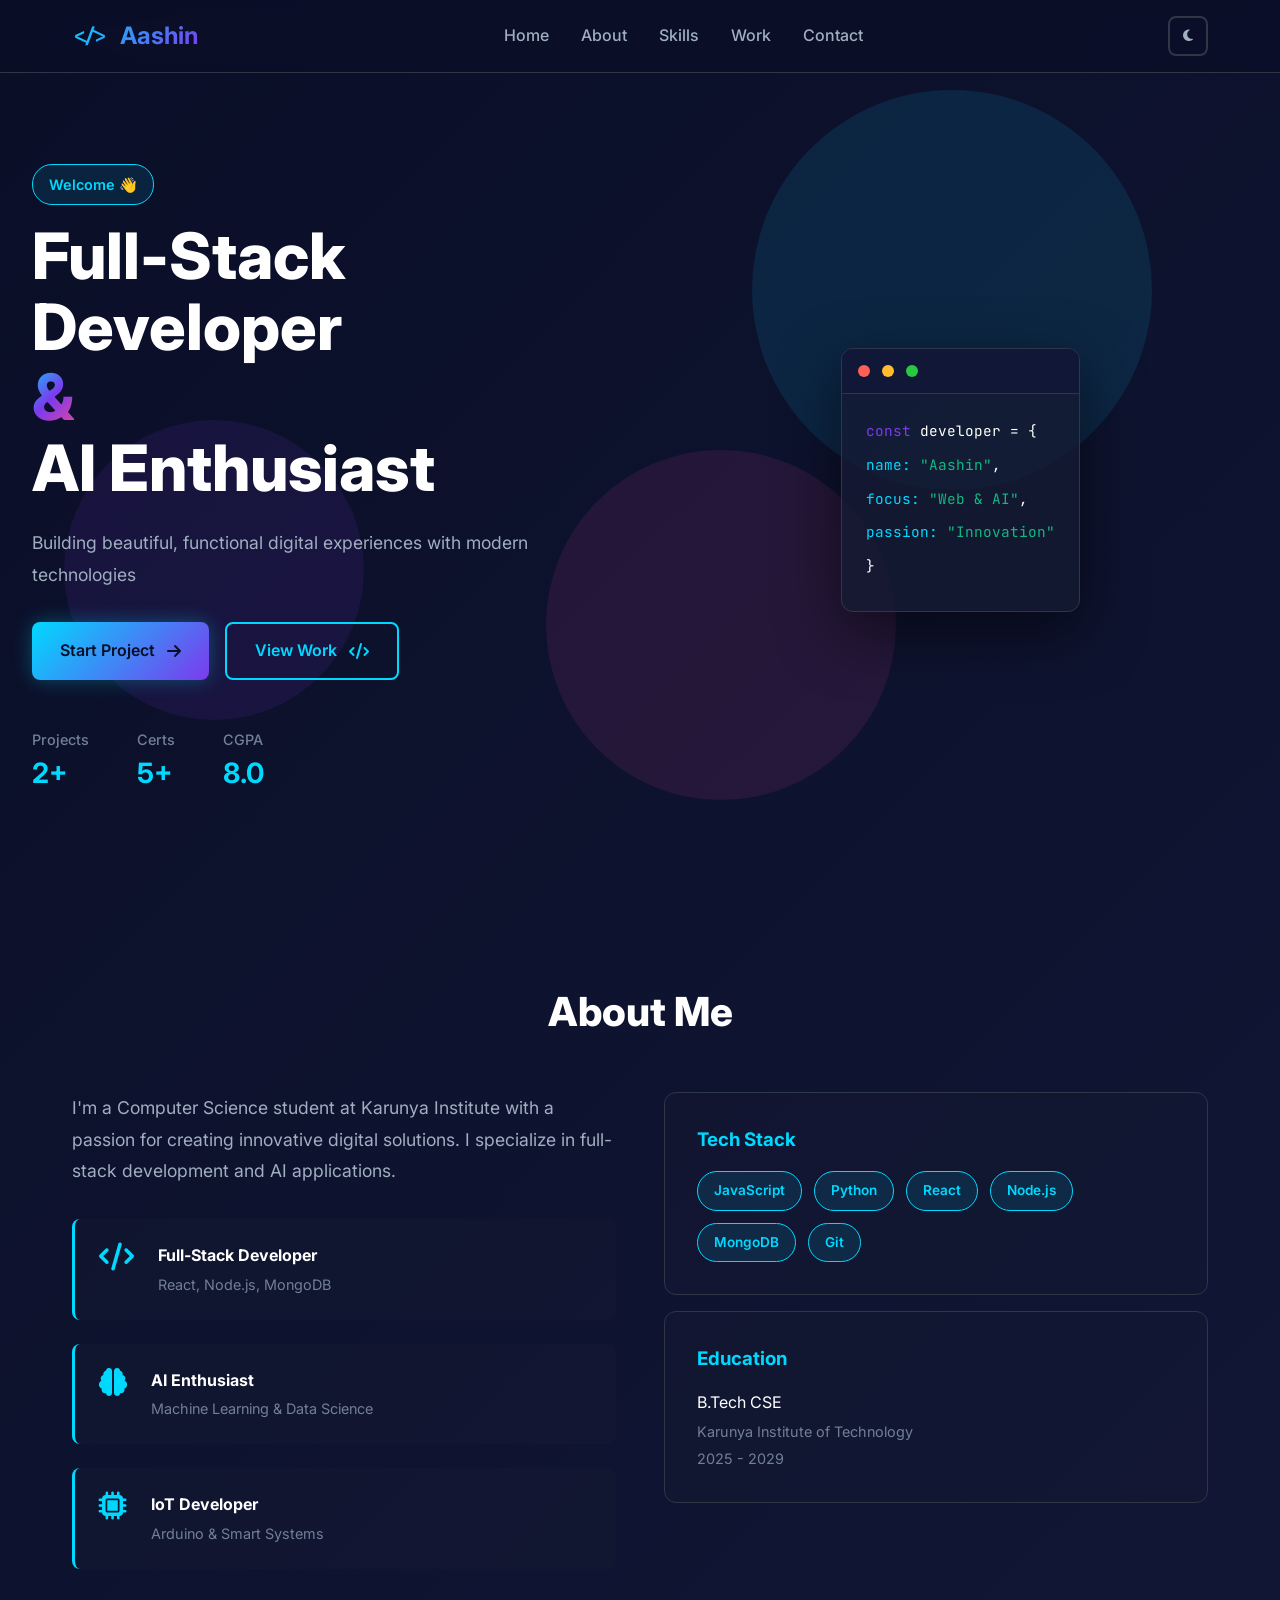
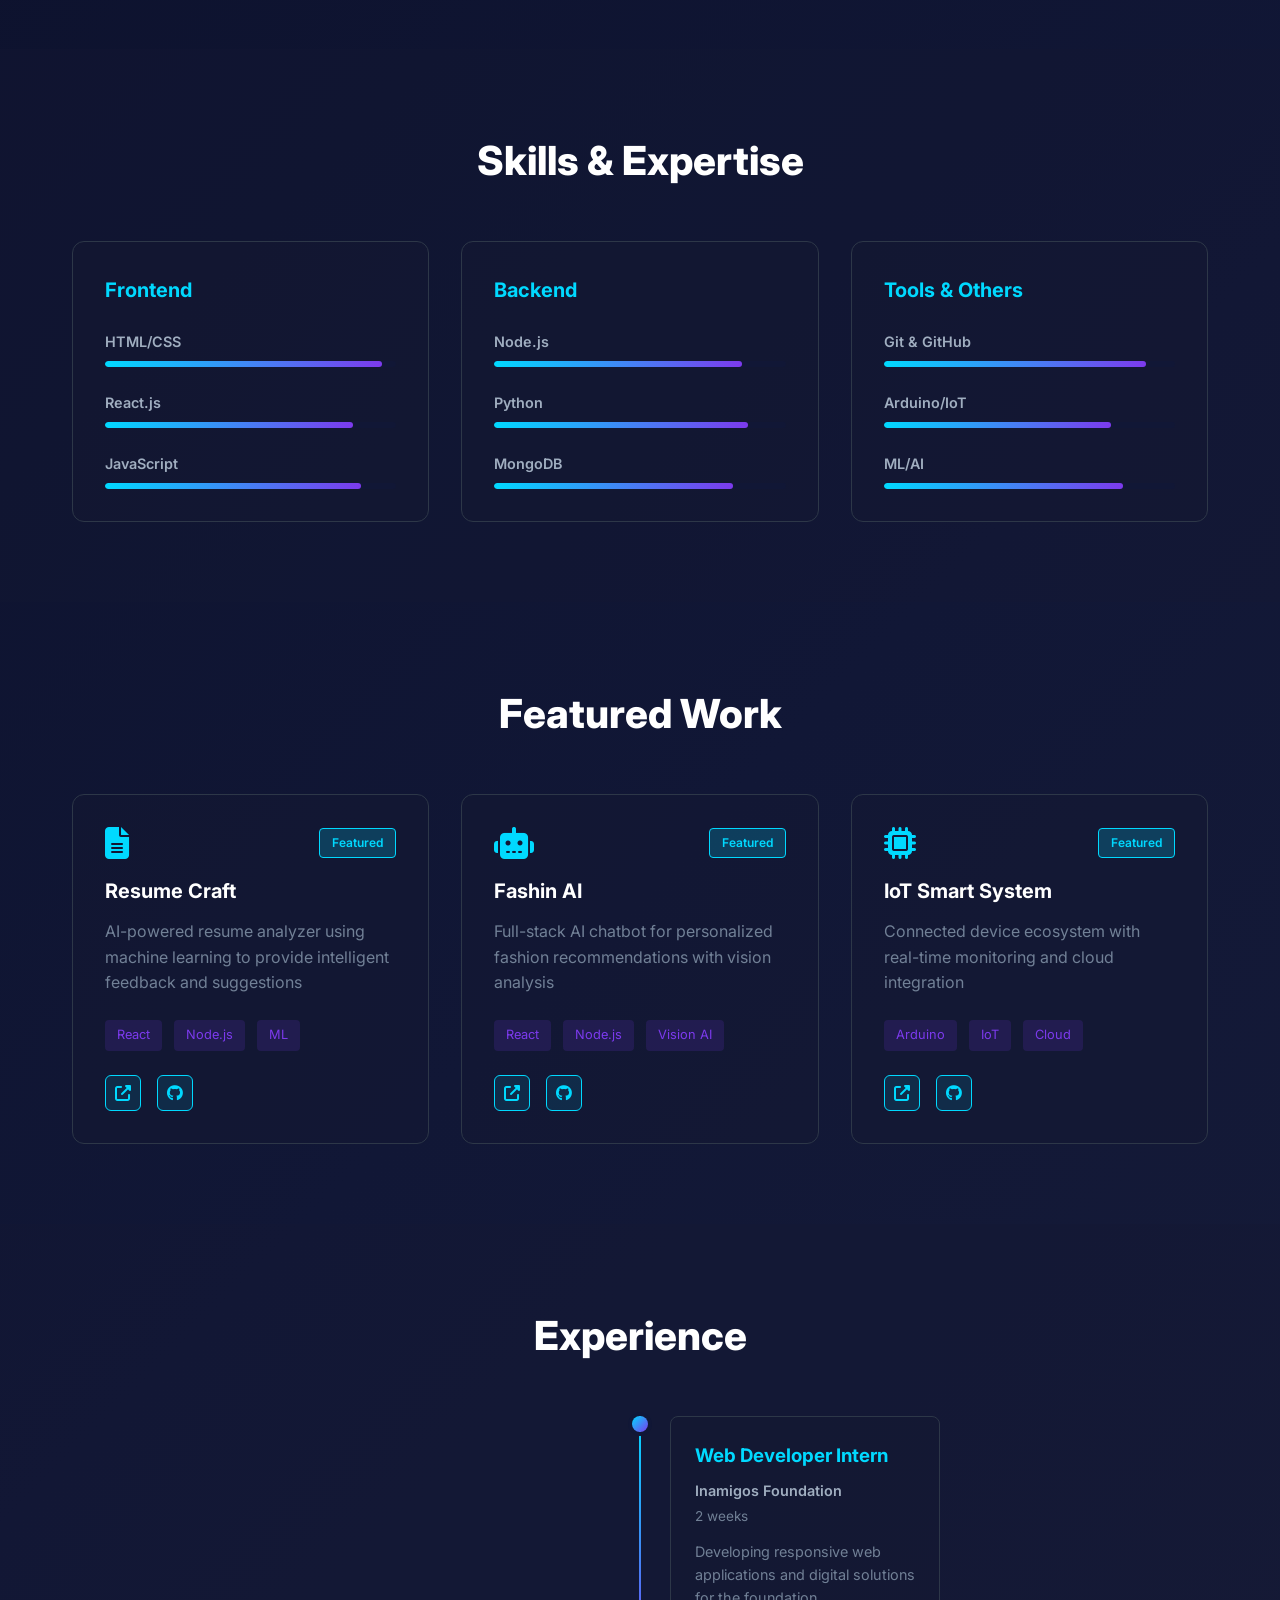
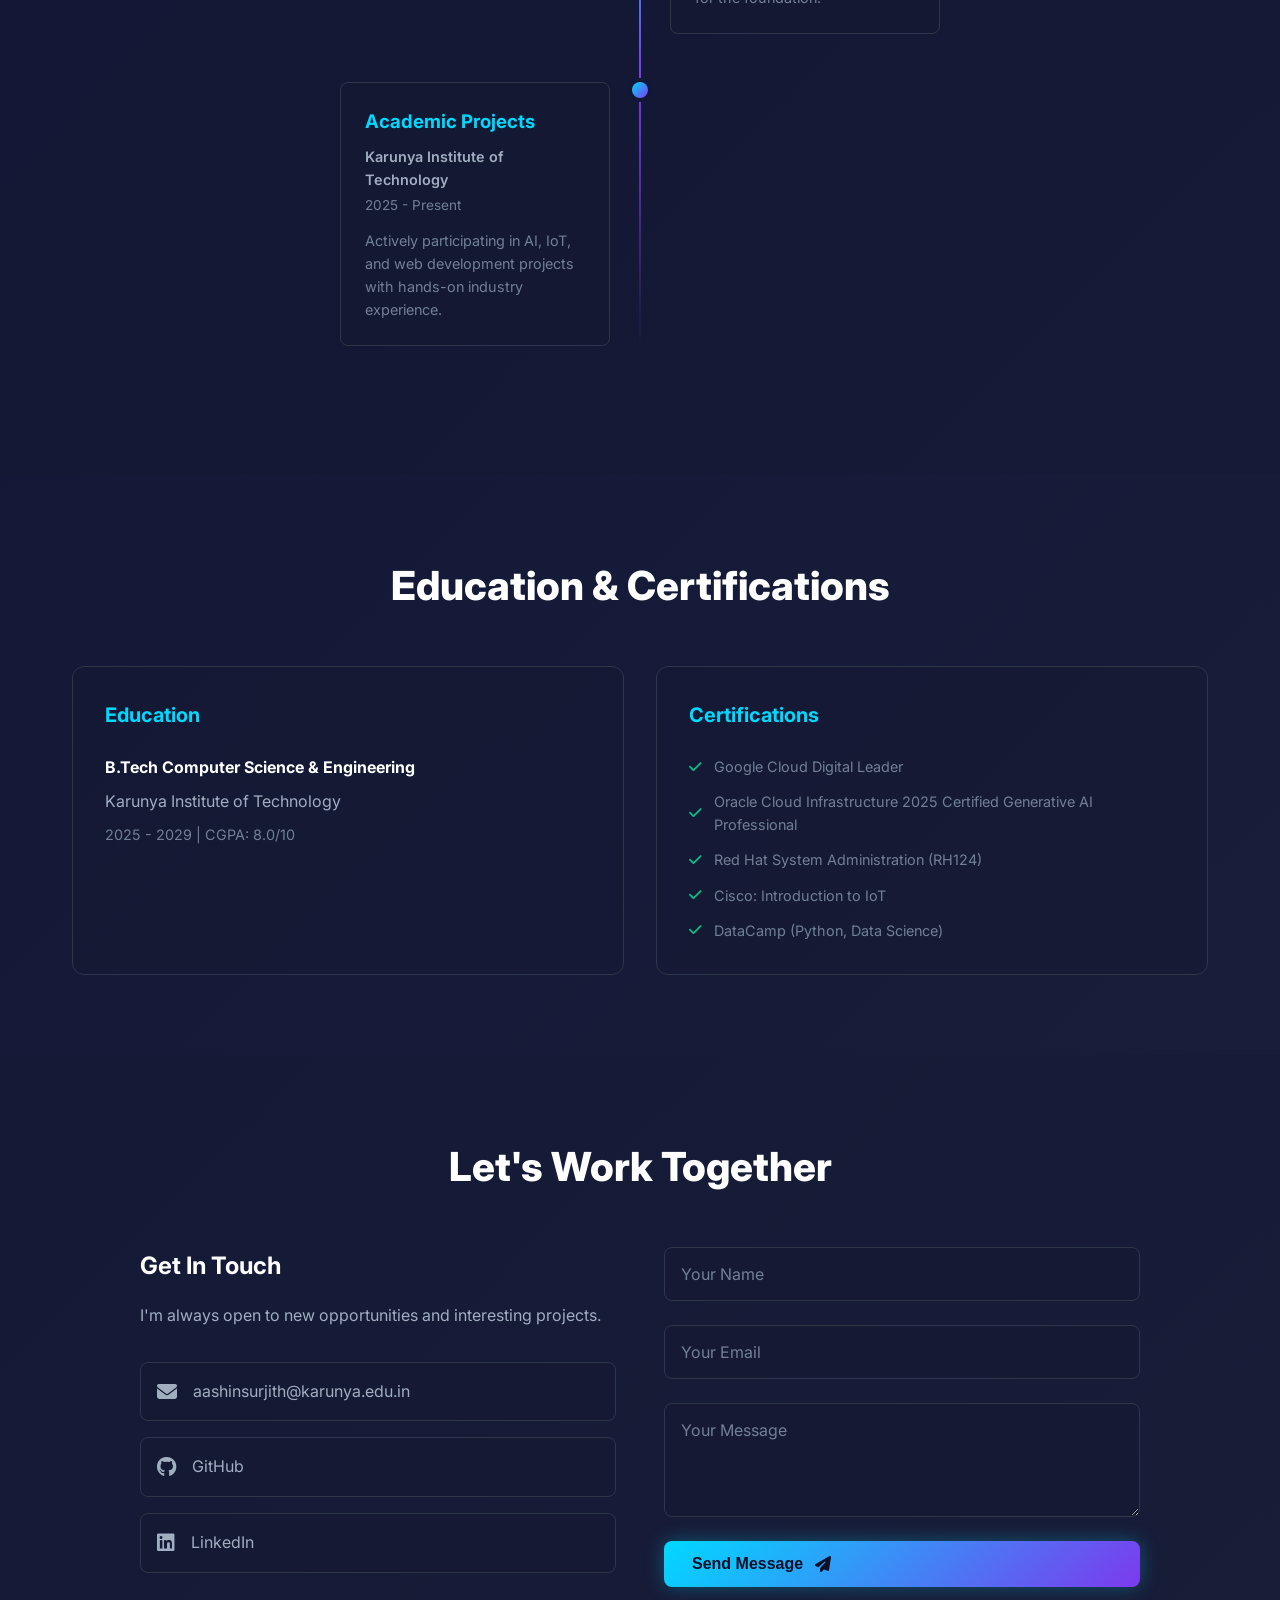
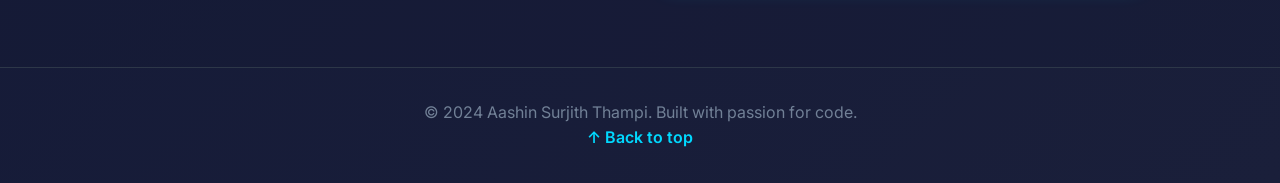
<file: index-v3.html>
<!DOCTYPE html>
<html lang="en">
<head>
    <meta charset="UTF-8">
    <meta name="viewport" content="width=device-width, initial-scale=1.0">
    <title>Aashin Surjith Thampi - Developer Portfolio</title>
    <link rel="stylesheet" href="styles-v3.css">
    <link rel="stylesheet" href="https://cdnjs.cloudflare.com/ajax/libs/font-awesome/6.4.0/css/all.min.css">
    <link href="https://fonts.googleapis.com/css2?family=Inter:wght@300;400;500;600;700;800&family=JetBrains+Mono:wght@400;600&display=swap" rel="stylesheet">
</head>
<body>
    <!-- Navigation -->
    <nav class="navbar">
        <div class="nav-wrapper">
            <div class="nav-logo">
                <span class="logo-icon">&lt;/&gt;</span>
                <span class="logo-text">Aashin</span>
            </div>
            
            <div class="nav-menu">
                <a href="#hero" class="nav-item">Home</a>
                <a href="#about" class="nav-item">About</a>
                <a href="#skills" class="nav-item">Skills</a>
                <a href="#work" class="nav-item">Work</a>
                <a href="#contact" class="nav-item">Contact</a>
            </div>

            <button class="theme-toggle" aria-label="Toggle theme">
                <i class="fas fa-moon"></i>
            </button>
        </div>
    </nav>

    <!-- Hero Section -->
    <section id="hero" class="hero">
        <div class="hero-bg">
            <div class="gradient-1"></div>
            <div class="gradient-2"></div>
            <div class="gradient-3"></div>
        </div>

        <div class="hero-content">
            <div class="hero-text">
                <div class="hero-greeting">
                    <span class="greeting-badge">Welcome 👋</span>
                </div>

                <h1 class="hero-title">
                    Full-Stack Developer <br>
                    <span class="highlight">&</span> <br>
                    AI Enthusiast
                </h1>

                <p class="hero-subtitle">
                    Building beautiful, functional digital experiences with modern technologies
                </p>

                <div class="hero-cta">
                    <a href="#contact" class="btn btn-primary">
                        <span>Start Project</span>
                        <i class="fas fa-arrow-right"></i>
                    </a>
                    <a href="#work" class="btn btn-secondary">
                        <span>View Work</span>
                        <i class="fas fa-code"></i>
                    </a>
                </div>

                <div class="hero-stats">
                    <div class="stat-item">
                        <span class="stat-label">Projects</span>
                        <span class="stat-value">2+</span>
                    </div>
                    <div class="stat-item">
                        <span class="stat-label">Certs</span>
                        <span class="stat-value">5+</span>
                    </div>
                    <div class="stat-item">
                        <span class="stat-label">CGPA</span>
                        <span class="stat-value">8.0</span>
                    </div>
                </div>
            </div>

            <div class="hero-visual">
                <div class="code-block">
                    <div class="code-header">
                        <span class="code-dot red"></span>
                        <span class="code-dot yellow"></span>
                        <span class="code-dot green"></span>
                    </div>
                    <div class="code-content">
                        <div class="code-line"><span class="code-keyword">const</span> developer = {</div>
                        <div class="code-line"><span class="code-prop">name:</span> <span class="code-string">"Aashin"</span>,</div>
                        <div class="code-line"><span class="code-prop">focus:</span> <span class="code-string">"Web & AI"</span>,</div>
                        <div class="code-line"><span class="code-prop">passion:</span> <span class="code-string">"Innovation"</span></div>
                        <div class="code-line">}</div>
                    </div>
                </div>
            </div>
        </div>
    </section>

    <!-- About Section -->
    <section id="about" class="about">
        <div class="container">
            <h2 class="section-title">About Me</h2>
            
            <div class="about-grid">
                <div class="about-text">
                    <p class="about-intro">
                        I'm a Computer Science student at Karunya Institute with a passion for creating innovative digital solutions. I specialize in full-stack development and AI applications.
                    </p>

                    <div class="about-highlights">
                        <div class="highlight-item">
                            <i class="fas fa-code"></i>
                            <div>
                                <h4>Full-Stack Developer</h4>
                                <p>React, Node.js, MongoDB</p>
                            </div>
                        </div>
                        <div class="highlight-item">
                            <i class="fas fa-brain"></i>
                            <div>
                                <h4>AI Enthusiast</h4>
                                <p>Machine Learning & Data Science</p>
                            </div>
                        </div>
                        <div class="highlight-item">
                            <i class="fas fa-microchip"></i>
                            <div>
                                <h4>IoT Developer</h4>
                                <p>Arduino & Smart Systems</p>
                            </div>
                        </div>
                    </div>
                </div>

                <div class="about-metrics">
                    <div class="metric-card">
                        <h3>Tech Stack</h3>
                        <div class="tech-list">
                            <span class="tech-tag">JavaScript</span>
                            <span class="tech-tag">Python</span>
                            <span class="tech-tag">React</span>
                            <span class="tech-tag">Node.js</span>
                            <span class="tech-tag">MongoDB</span>
                            <span class="tech-tag">Git</span>
                        </div>
                    </div>

                    <div class="metric-card">
                        <h3>Education</h3>
                        <p>B.Tech CSE</p>
                        <p class="small-text">Karunya Institute of Technology</p>
                        <p class="small-text">2025 - 2029</p>
                    </div>
                </div>
            </div>
        </div>
    </section>

    <!-- Skills Section -->
    <section id="skills" class="skills">
        <div class="container">
            <h2 class="section-title">Skills & Expertise</h2>

            <div class="skills-container">
                <div class="skill-category">
                    <h3 class="category-title">Frontend</h3>
                    <div class="skills-list">
                        <div class="skill-bar">
                            <div class="skill-name">HTML/CSS</div>
                            <div class="bar-container">
                                <div class="bar-fill" style="width: 95%"></div>
                            </div>
                        </div>
                        <div class="skill-bar">
                            <div class="skill-name">React.js</div>
                            <div class="bar-container">
                                <div class="bar-fill" style="width: 85%"></div>
                            </div>
                        </div>
                        <div class="skill-bar">
                            <div class="skill-name">JavaScript</div>
                            <div class="bar-container">
                                <div class="bar-fill" style="width: 88%"></div>
                            </div>
                        </div>
                    </div>
                </div>

                <div class="skill-category">
                    <h3 class="category-title">Backend</h3>
                    <div class="skills-list">
                        <div class="skill-bar">
                            <div class="skill-name">Node.js</div>
                            <div class="bar-container">
                                <div class="bar-fill" style="width: 85%"></div>
                            </div>
                        </div>
                        <div class="skill-bar">
                            <div class="skill-name">Python</div>
                            <div class="bar-container">
                                <div class="bar-fill" style="width: 87%"></div>
                            </div>
                        </div>
                        <div class="skill-bar">
                            <div class="skill-name">MongoDB</div>
                            <div class="bar-container">
                                <div class="bar-fill" style="width: 82%"></div>
                            </div>
                        </div>
                    </div>
                </div>

                <div class="skill-category">
                    <h3 class="category-title">Tools & Others</h3>
                    <div class="skills-list">
                        <div class="skill-bar">
                            <div class="skill-name">Git & GitHub</div>
                            <div class="bar-container">
                                <div class="bar-fill" style="width: 90%"></div>
                            </div>
                        </div>
                        <div class="skill-bar">
                            <div class="skill-name">Arduino/IoT</div>
                            <div class="bar-container">
                                <div class="bar-fill" style="width: 78%"></div>
                            </div>
                        </div>
                        <div class="skill-bar">
                            <div class="skill-name">ML/AI</div>
                            <div class="bar-container">
                                <div class="bar-fill" style="width: 82%"></div>
                            </div>
                        </div>
                    </div>
                </div>
            </div>
        </div>
    </section>

    <!-- Work Section -->
    <section id="work" class="work">
        <div class="container">
            <h2 class="section-title">Featured Work</h2>

            <div class="work-grid">
                <div class="work-card">
                    <div class="work-header">
                        <i class="fas fa-file-alt"></i>
                        <span class="work-badge">Featured</span>
                    </div>
                    <h3>Resume Craft</h3>
                    <p>AI-powered resume analyzer using machine learning to provide intelligent feedback and suggestions</p>
                    <div class="work-tech">
                        <span>React</span>
                        <span>Node.js</span>
                        <span>ML</span>
                    </div>
                    <div class="work-links">
                        <a href="#" class="work-link">
                            <i class="fas fa-external-link-alt"></i>
                        </a>
                        <a href="https://github.com/aashinsurjith-create" target="_blank" class="work-link">
                            <i class="fab fa-github"></i>
                        </a>
                    </div>
                </div>

                <div class="work-card">
                    <div class="work-header">
                        <i class="fas fa-robot"></i>
                        <span class="work-badge">Featured</span>
                    </div>
                    <h3>Fashin AI</h3>
                    <p>Full-stack AI chatbot for personalized fashion recommendations with vision analysis</p>
                    <div class="work-tech">
                        <span>React</span>
                        <span>Node.js</span>
                        <span>Vision AI</span>
                    </div>
                    <div class="work-links">
                        <a href="#" class="work-link">
                            <i class="fas fa-external-link-alt"></i>
                        </a>
                        <a href="https://github.com/aashinsurjith-create" target="_blank" class="work-link">
                            <i class="fab fa-github"></i>
                        </a>
                    </div>
                </div>

                <div class="work-card">
                    <div class="work-header">
                        <i class="fas fa-microchip"></i>
                        <span class="work-badge">Featured</span>
                    </div>
                    <h3>IoT Smart System</h3>
                    <p>Connected device ecosystem with real-time monitoring and cloud integration</p>
                    <div class="work-tech">
                        <span>Arduino</span>
                        <span>IoT</span>
                        <span>Cloud</span>
                    </div>
                    <div class="work-links">
                        <a href="#" class="work-link">
                            <i class="fas fa-external-link-alt"></i>
                        </a>
                        <a href="https://github.com/aashinsurjith-create" target="_blank" class="work-link">
                            <i class="fab fa-github"></i>
                        </a>
                    </div>
                </div>
            </div>
        </div>
    </section>

    <!-- Experience Section -->
    <section id="experience" class="experience">
        <div class="container">
            <h2 class="section-title">Experience</h2>

            <div class="experience-timeline">
                <div class="timeline-item">
                    <div class="timeline-dot"></div>
                    <div class="experience-card">
                        <h3>Web Developer Intern</h3>
                        <p class="company">Inamigos Foundation</p>
                        <p class="period">2 weeks</p>
                        <p class="description">Developing responsive web applications and digital solutions for the foundation.</p>
                    </div>
                </div>

                <div class="timeline-item">
                    <div class="timeline-dot"></div>
                    <div class="experience-card">
                        <h3>Academic Projects</h3>
                        <p class="company">Karunya Institute of Technology</p>
                        <p class="period">2025 - Present</p>
                        <p class="description">Actively participating in AI, IoT, and web development projects with hands-on industry experience.</p>
                    </div>
                </div>
            </div>
        </div>
    </section>

    <!-- Education & Certs -->
    <section id="education" class="education">
        <div class="container">
            <h2 class="section-title">Education & Certifications</h2>

            <div class="edu-grid">
                <div class="edu-card">
                    <h3>Education</h3>
                    <div class="edu-content">
                        <h4>B.Tech Computer Science & Engineering</h4>
                        <p class="institution">Karunya Institute of Technology</p>
                        <p class="details">2025 - 2029 | CGPA: 8.0/10</p>
                    </div>
                </div>

                <div class="edu-card">
                    <h3>Certifications</h3>
                    <ul class="cert-list">
                        <li><i class="fas fa-check"></i> Google Cloud Digital Leader</li>
                        <li><i class="fas fa-check"></i> Oracle Cloud Infrastructure 2025 Certified Generative AI Professional</li>
                        <li><i class="fas fa-check"></i> Red Hat System Administration (RH124)</li>
                        <li><i class="fas fa-check"></i> Cisco: Introduction to IoT</li>
                        <li><i class="fas fa-check"></i> DataCamp (Python, Data Science)</li>
                    </ul>
                </div>
            </div>
        </div>
    </section>

    <!-- Contact Section -->
    <section id="contact" class="contact">
        <div class="container">
            <h2 class="section-title">Let's Work Together</h2>

            <div class="contact-wrapper">
                <div class="contact-info">
                    <h3>Get In Touch</h3>
                    <p>I'm always open to new opportunities and interesting projects.</p>

                    <div class="contact-items">
                        <a href="mailto:aashinsurjith@karunya.edu.in" class="contact-link">
                            <i class="fas fa-envelope"></i>
                            <span>aashinsurjith@karunya.edu.in</span>
                        </a>
                        <a href="https://github.com/aashinsurjith-create" target="_blank" class="contact-link">
                            <i class="fab fa-github"></i>
                            <span>GitHub</span>
                        </a>
                        <a href="https://linkedin.com/in/aashin-surjith-thampi-c-aa0a33378/" target="_blank" class="contact-link">
                            <i class="fab fa-linkedin"></i>
                            <span>LinkedIn</span>
                        </a>
                    </div>
                </div>

                <form class="contact-form" id="contactForm">
                    <div class="form-group">
                        <input type="text" placeholder="Your Name" required>
                    </div>
                    <div class="form-group">
                        <input type="email" placeholder="Your Email" required>
                    </div>
                    <div class="form-group">
                        <textarea placeholder="Your Message" rows="4" required></textarea>
                    </div>
                    <button type="submit" class="btn btn-primary">
                        <span>Send Message</span>
                        <i class="fas fa-paper-plane"></i>
                    </button>
                </form>
            </div>
        </div>
    </section>

    <!-- Footer -->
    <footer class="footer">
        <div class="container">
            <p>&copy; 2024 Aashin Surjith Thampi. Built with passion for code.</p>
            <a href="#hero" class="back-to-top">↑ Back to top</a>
        </div>
    </footer>

    <script src="script-v3.js"></script>
</body>
</html>
</file>
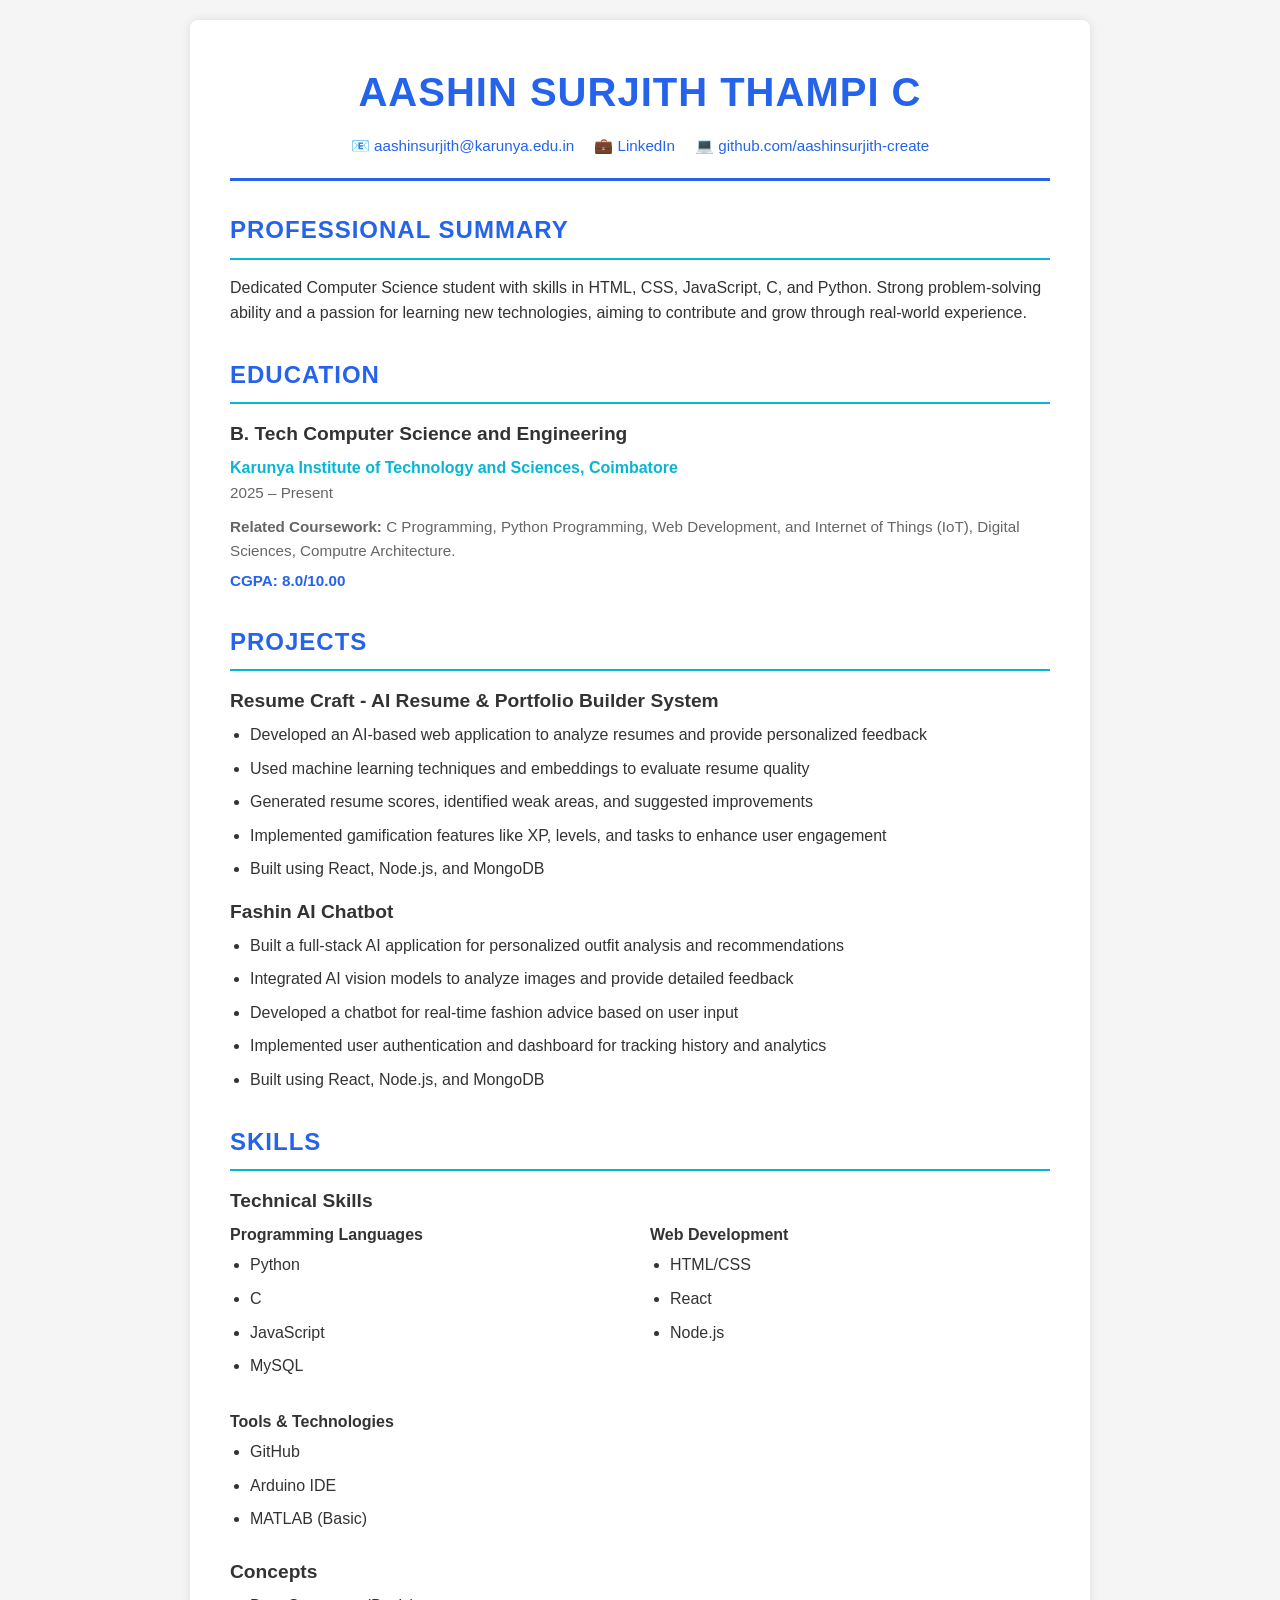
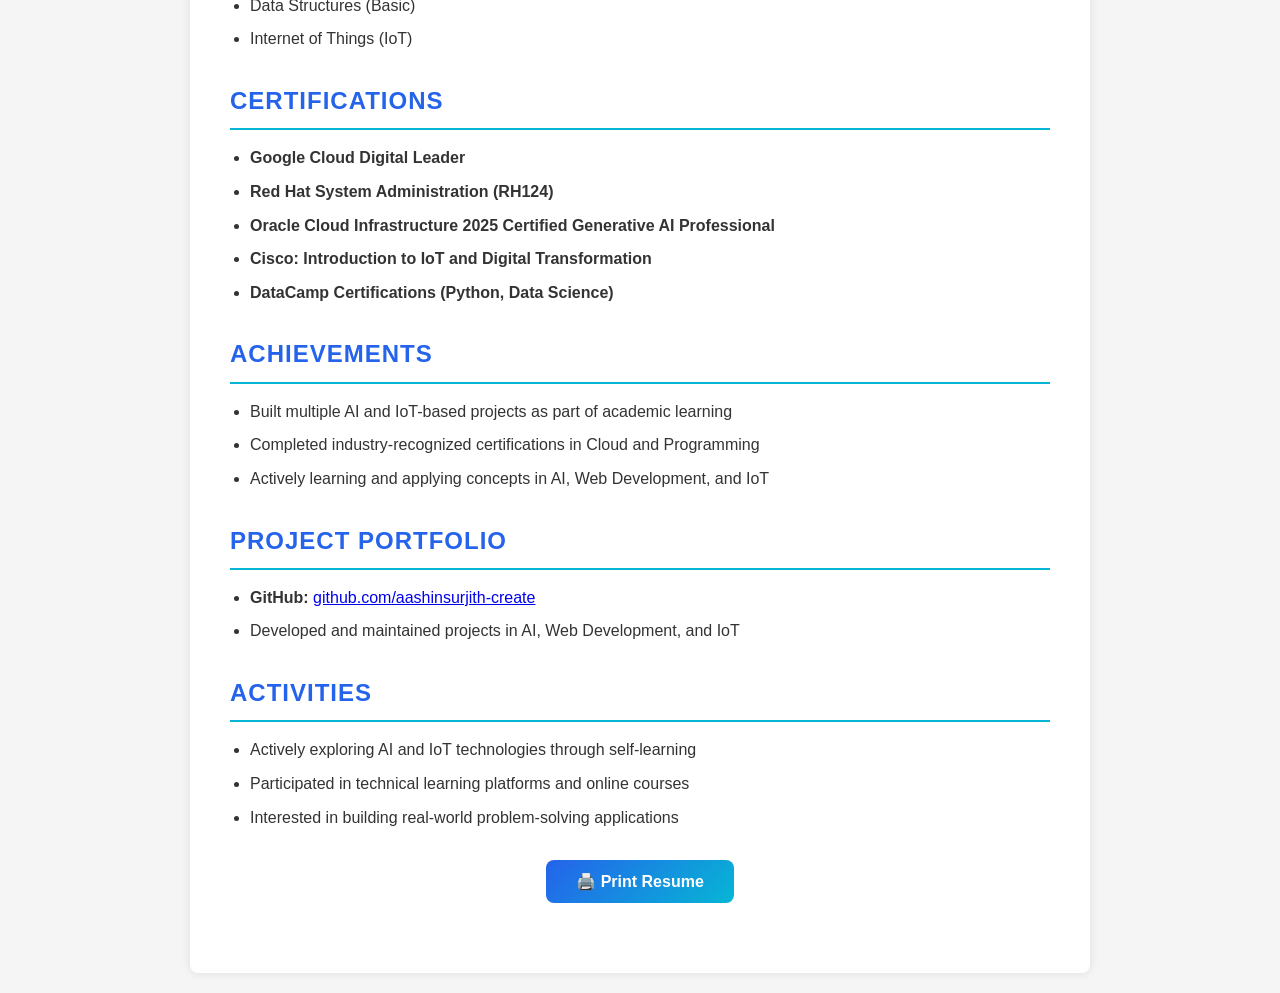
<file: resume.html>
<!DOCTYPE html>
<html lang="en">
<head>
    <meta charset="UTF-8">
    <meta name="viewport" content="width=device-width, initial-scale=1.0">
    <title>Aashin Surjith Thampi C - Resume</title>
    <style>
        * {
            margin: 0;
            padding: 0;
            box-sizing: border-box;
        }

        body {
            font-family: 'Segoe UI', Tahoma, Geneva, Verdana, sans-serif;
            line-height: 1.6;
            color: #333;
            background: #f5f5f5;
            padding: 20px;
        }

        .resume-container {
            max-width: 900px;
            margin: 0 auto;
            background: white;
            padding: 40px;
            box-shadow: 0 0 10px rgba(0, 0, 0, 0.1);
            border-radius: 8px;
        }

        header {
            text-align: center;
            margin-bottom: 30px;
            border-bottom: 3px solid #2563EB;
            padding-bottom: 20px;
        }

        h1 {
            font-size: 2.5em;
            color: #2563EB;
            margin-bottom: 10px;
            letter-spacing: 1px;
        }

        .contact-info {
            display: flex;
            justify-content: center;
            gap: 20px;
            font-size: 0.95em;
            flex-wrap: wrap;
        }

        .contact-info a {
            color: #2563EB;
            text-decoration: none;
            transition: color 0.3s;
        }

        .contact-info a:hover {
            color: #06B6D4;
        }

        section {
            margin-bottom: 30px;
        }

        h2 {
            font-size: 1.5em;
            color: #2563EB;
            margin-bottom: 15px;
            text-transform: uppercase;
            letter-spacing: 1px;
            border-bottom: 2px solid #06B6D4;
            padding-bottom: 8px;
        }

        h3 {
            font-size: 1.2em;
            color: #333;
            margin-top: 15px;
            margin-bottom: 5px;
            font-weight: 600;
        }

        .job-title, .project-title {
            font-weight: 700;
            font-size: 1.1em;
            margin-bottom: 5px;
        }

        .company, .institution {
            color: #06B6D4;
            font-weight: 600;
        }

        .date {
            color: #666;
            font-size: 0.95em;
            margin-bottom: 10px;
        }

        .coursework {
            color: #666;
            font-size: 0.95em;
            margin-bottom: 5px;
        }

        .cgpa {
            color: #2563EB;
            font-weight: 600;
            font-size: 0.95em;
            margin-bottom: 10px;
        }

        ul {
            margin-left: 20px;
            margin-bottom: 10px;
        }

        li {
            margin-bottom: 8px;
            line-height: 1.6;
        }

        .skills-grid {
            display: grid;
            grid-template-columns: repeat(auto-fit, minmax(300px, 1fr));
            gap: 20px;
            margin-bottom: 15px;
        }

        .skill-category h3 {
            margin-top: 0;
        }

        .skill-category ul {
            margin-left: 20px;
        }

        .certification-list, .achievement-list, .activity-list {
            margin-left: 20px;
        }

        .certification-list li, .achievement-list li, .activity-list li {
            margin-bottom: 8px;
        }

        .print-button {
            text-align: center;
            margin: 30px 0;
        }

        .print-button button {
            padding: 12px 30px;
            font-size: 1em;
            background: linear-gradient(135deg, #2563EB, #06B6D4);
            color: white;
            border: none;
            border-radius: 8px;
            cursor: pointer;
            transition: transform 0.3s;
            font-weight: 600;
        }

        .print-button button:hover {
            transform: translateY(-2px);
            box-shadow: 0 4px 12px rgba(37, 99, 235, 0.3);
        }

        @media (max-width: 600px) {
            .resume-container {
                padding: 20px;
            }

            h1 {
                font-size: 1.8em;
            }

            .contact-info {
                flex-direction: column;
                gap: 10px;
            }

            .skills-grid {
                grid-template-columns: 1fr;
            }
        }

        @media print {
            body {
                background: white;
                padding: 0;
            }

            .resume-container {
                box-shadow: none;
                padding: 0;
            }

            .print-button {
                display: none;
            }
        }
    </style>
</head>
<body>
    <div class="resume-container">
        <!-- Header -->
        <header>
            <h1>AASHIN SURJITH THAMPI C</h1>
            <div class="contact-info">
                <span>📧 <a href="mailto:aashinsurjith@karunya.edu.in">aashinsurjith@karunya.edu.in</a></span>
                <span>💼 <a href="https://www.linkedin.com/in/aashinsurjiththampi/" target="_blank">LinkedIn</a></span>
                <span>💻 <a href="https://github.com/aashinsurjith-create" target="_blank">github.com/aashinsurjith-create</a></span>
            </div>
        </header>

        <!-- Professional Summary -->
        <section>
            <h2>Professional Summary</h2>
            <p>Dedicated Computer Science student with skills in HTML, CSS, JavaScript, C, and Python. Strong problem-solving ability and a passion for learning new technologies, aiming to contribute and grow through real-world experience.</p>
        </section>

        <!-- Education -->
        <section>
            <h2>Education</h2>
            <h3>B. Tech Computer Science and Engineering</h3>
            <div class="institution">Karunya Institute of Technology and Sciences, Coimbatore</div>
            <div class="date">2025 – Present</div>
            <div class="coursework"><strong>Related Coursework:</strong> C Programming, Python Programming, Web Development, and Internet of Things (IoT), Digital Sciences, Computre Architecture.</div>
            <div class="cgpa"><strong>CGPA:</strong> 8.0/10.00</div>
        </section>

        <!-- Projects -->
        <section>
            <h2>Projects</h2>
            
            <h3>Resume Craft - AI Resume & Portfolio Builder System</h3>
            <ul>
                <li>Developed an AI-based web application to analyze resumes and provide personalized feedback</li>
                <li>Used machine learning techniques and embeddings to evaluate resume quality</li>
                <li>Generated resume scores, identified weak areas, and suggested improvements</li>
                <li>Implemented gamification features like XP, levels, and tasks to enhance user engagement</li>
                <li>Built using React, Node.js, and MongoDB</li>
            </ul>

            <h3>Fashin AI Chatbot</h3>
            <ul>
                <li>Built a full-stack AI application for personalized outfit analysis and recommendations</li>
                <li>Integrated AI vision models to analyze images and provide detailed feedback</li>
                <li>Developed a chatbot for real-time fashion advice based on user input</li>
                <li>Implemented user authentication and dashboard for tracking history and analytics</li>
                <li>Built using React, Node.js, and MongoDB</li>
            </ul>
        </section>

        <!-- Skills -->
        <section>
            <h2>Skills</h2>
            <h3>Technical Skills</h3>
            <div class="skills-grid">
                <div class="skill-category">
                    <h3 style="font-size: 1em; margin-top: 0;">Programming Languages</h3>
                    <ul>
                        <li>Python</li>
                        <li>C</li>
                        <li>JavaScript</li>
                        <li>MySQL</li>
                    </ul>
                </div>
                <div class="skill-category">
                    <h3 style="font-size: 1em; margin-top: 0;">Web Development</h3>
                    <ul>
                        <li>HTML/CSS</li>
                        <li>React</li>
                        <li>Node.js</li>
                    </ul>
                </div>
                <div class="skill-category">
                    <h3 style="font-size: 1em; margin-top: 0;">Tools & Technologies</h3>
                    <ul>
                        <li>GitHub</li>
                        <li>Arduino IDE</li>
                        <li>MATLAB (Basic)</li>
                    </ul>
                </div>
            </div>
            
            <h3>Concepts</h3>
            <ul>
                <li>Data Structures (Basic)</li>
                <li>Internet of Things (IoT)</li>
            </ul>
        </section>

        <!-- Certifications -->
        <section>
            <h2>Certifications</h2>
            <ul class="certification-list">
                <li><strong>Google Cloud Digital Leader</strong></li>
                <li><strong>Red Hat System Administration (RH124)</strong></li>
                <li><strong>Oracle Cloud Infrastructure 2025 Certified Generative AI Professional</strong></li>
                <li><strong>Cisco: Introduction to IoT and Digital Transformation</strong></li>
                <li><strong>DataCamp Certifications (Python, Data Science)</strong></li>
            </ul>
        </section>

        <!-- Achievements -->
        <section>
            <h2>Achievements</h2>
            <ul class="achievement-list">
                <li>Built multiple AI and IoT-based projects as part of academic learning</li>
                <li>Completed industry-recognized certifications in Cloud and Programming</li>
                <li>Actively learning and applying concepts in AI, Web Development, and IoT</li>
            </ul>
        </section>

        <!-- Project Portfolio -->
        <section>
            <h2>Project Portfolio</h2>
            <ul>
                <li><strong>GitHub:</strong> <a href="https://github.com/aashinsurjith-create" target="_blank">github.com/aashinsurjith-create</a></li>
                <li>Developed and maintained projects in AI, Web Development, and IoT</li>
            </ul>
        </section>

        <!-- Activities -->
        <section>
            <h2>Activities</h2>
            <ul class="activity-list">
                <li>Actively exploring AI and IoT technologies through self-learning</li>
                <li>Participated in technical learning platforms and online courses</li>
                <li>Interested in building real-world problem-solving applications</li>
            </ul>
        </section>

        <!-- Print Button -->
        <div class="print-button">
            <button onclick="window.print()">🖨️ Print Resume</button>
        </div>
    </div>
</body>
</html>
</file>
<file: styles-cyberpunk.css>
/* ==========================================
   CYBERPUNK PORTFOLIO - STYLES
   ========================================== */

/* ROOT VARIABLES */
:root {
    --primary: #00d9ff;
    --secondary: #7c3aed;
    --accent: #ec4899;
    --dark-bg: #0a0e27;
    --darker-bg: #050812;
    --card-bg: rgba(15, 23, 42, 0.8);
    --text: #e2e8f0;
    --text-dim: #94a3b8;
    --border: rgba(0, 217, 255, 0.3);
}

/* GLOBAL STYLES */
* {
    margin: 0;
    padding: 0;
    box-sizing: border-box;
}

html {
    scroll-behavior: smooth;
}

body {
    font-family: 'Space Mono', monospace;
    background: linear-gradient(135deg, var(--darker-bg) 0%, var(--dark-bg) 100%);
    color: var(--text);
    line-height: 1.6;
    overflow-x: hidden;
    position: relative;
}

body::before {
    content: '';
    position: fixed;
    top: 0;
    left: 0;
    width: 100%;
    height: 100%;
    background: radial-gradient(circle at 20% 50%, rgba(0, 217, 255, 0.03) 0%, transparent 50%),
                radial-gradient(circle at 80% 80%, rgba(124, 58, 237, 0.03) 0%, transparent 50%);
    pointer-events: none;
    z-index: 0;
}

/* PARTICLES CONTAINER */
.particles-container {
    position: fixed;
    top: 0;
    left: 0;
    width: 100%;
    height: 100%;
    z-index: 1;
    pointer-events: none;
}

.particle {
    position: absolute;
    width: 2px;
    height: 2px;
    background: var(--primary);
    border-radius: 50%;
    box-shadow: 0 0 10px var(--primary);
    animation: float-particle linear infinite;
}

@keyframes float-particle {
    0% {
        opacity: 0;
    }
    10% {
        opacity: 1;
    }
    90% {
        opacity: 1;
    }
    100% {
        opacity: 0;
        transform: translateY(-100vh) translateX(var(--tx));
    }
}

/* MOUSE GLOW */
.mouse-glow {
    position: fixed;
    width: 300px;
    height: 300px;
    background: radial-gradient(circle, rgba(0, 217, 255, 0.3) 0%, transparent 70%);
    border-radius: 50%;
    pointer-events: none;
    z-index: 2;
    filter: blur(40px);
    display: none;
}

body.mouse-active .mouse-glow {
    display: block;
}

/* NAVIGATION */
.navbar {
    position: fixed;
    top: 0;
    width: 100%;
    background: rgba(5, 8, 18, 0.95);
    backdrop-filter: blur(10px);
    border-bottom: 1px solid var(--border);
    z-index: 1000;
    padding: 1rem 0;
}

.nav-container {
    max-width: 1200px;
    margin: 0 auto;
    padding: 0 2rem;
    display: flex;
    justify-content: space-between;
    align-items: center;
}

.nav-logo {
    font-family: 'Orbitron', sans-serif;
    font-size: 1.5rem;
    font-weight: 700;
    letter-spacing: 2px;
    color: var(--primary);
    text-shadow: 0 0 10px var(--primary);
}

.logo-bracket {
    color: var(--secondary);
}

.nav-menu {
    display: flex;
    list-style: none;
    gap: 2rem;
}

.nav-link {
    color: var(--text-dim);
    text-decoration: none;
    font-size: 0.9rem;
    font-weight: 600;
    letter-spacing: 1px;
    position: relative;
    transition: color 0.3s ease;
}

.nav-link::after {
    content: '';
    position: absolute;
    bottom: -5px;
    left: 0;
    width: 0;
    height: 2px;
    background: linear-gradient(90deg, var(--primary), var(--secondary));
    transition: width 0.3s ease;
}

.nav-link:hover,
.nav-link.active {
    color: var(--primary);
}

.nav-link:hover::after,
.nav-link.active::after {
    width: 100%;
}

/* WELCOME SECTION */
.welcome {
    min-height: 100vh;
    display: flex;
    flex-direction: column;
    align-items: center;
    justify-content: center;
    padding: 120px 2rem 2rem;
    position: relative;
    z-index: 10;
}

.welcome-center {
    text-align: center;
    max-width: 800px;
    z-index: 5;
}

.hi-greeting {
    display: flex;
    align-items: center;
    justify-content: center;
    gap: 1rem;
    margin-bottom: 1.5rem;
    animation: fade-in 0.8s ease-out;
    position: relative;
}

.hi-text {
    font-family: 'Orbitron', sans-serif;
    font-size: 3.5rem;
    font-weight: 700;
    background: linear-gradient(135deg, var(--primary), var(--secondary));
    -webkit-background-clip: text;
    -webkit-text-fill-color: transparent;
    background-clip: text;
    letter-spacing: 2px;
    text-shadow: 0 0 20px rgba(0, 217, 255, 0.3);
}

.greeting-glow {
    width: 60px;
    height: 60px;
    border-radius: 50%;
    background: radial-gradient(circle, rgba(0, 217, 255, 0.4), transparent);
    position: absolute;
    right: -40px;
    animation: glow-pulse 3s ease-in-out infinite;
    box-shadow: 0 0 30px rgba(0, 217, 255, 0.6);
}

@keyframes glow-pulse {
    0%, 100% {
        transform: scale(1);
        opacity: 0.6;
        box-shadow: 0 0 30px rgba(0, 217, 255, 0.6);
    }
    50% {
        transform: scale(1.3);
        opacity: 0.3;
        box-shadow: 0 0 60px rgba(124, 58, 237, 0.8);
    }
}

@keyframes fade-in {
    from {
        opacity: 0;
    }
    to {
        opacity: 1;
    }
}

.welcome-name {
    font-family: 'Orbitron', sans-serif;
    font-size: 3.5rem;
    font-weight: 900;
    margin-bottom: 1rem;
    line-height: 1.2;
    animation: slide-up 0.8s ease-out 0.1s both;
    letter-spacing: -1px;
}

.highlight {
    background: linear-gradient(135deg, var(--primary), var(--secondary));
    -webkit-background-clip: text;
    -webkit-text-fill-color: transparent;
    background-clip: text;
    display: inline;
}

.linkedin-link {
    display: inline-flex;
    align-items: center;
    gap: 0.5rem;
    color: var(--primary);
    text-decoration: none;
    font-family: 'Orbitron', sans-serif;
    font-size: 0.95rem;
    letter-spacing: 1px;
    border: 2px solid var(--primary);
    padding: 0.5rem 1.5rem;
    border-radius: 25px;
    margin-bottom: 2rem;
    transition: all 0.3s ease;
    box-shadow: 0 0 10px rgba(0, 217, 255, 0.3);
    animation: fade-in 0.8s ease-out 0.25s both;
}

.linkedin-link:hover {
    background: rgba(0, 217, 255, 0.1);
    box-shadow: 0 0 25px var(--primary);
    transform: translateY(-3px);
}

.linkedin-link i {
    font-size: 1.1rem;
}

@keyframes slide-up {
    from {
        opacity: 0;
        transform: translateY(30px);
    }
    to {
        opacity: 1;
        transform: translateY(0);
    }
}

.welcome-role {
    font-family: 'Orbitron', sans-serif;
    font-size: 1.1rem;
    color: var(--accent);
    letter-spacing: 1px;
    margin-bottom: 1.5rem;
    animation: fade-in 0.8s ease-out 0.2s both;
}

.welcome-bio {
    font-size: 1.05rem;
    color: var(--text-dim);
    margin-bottom: 2.5rem;
    line-height: 1.8;
    max-width: 700px;
    margin-left: auto;
    margin-right: auto;
    animation: fade-in 0.8s ease-out 0.3s both;
}

.welcome-buttons {
    display: flex;
    gap: 1.5rem;
    justify-content: center;
    margin-bottom: 2.5rem;
    flex-wrap: wrap;
    animation: fade-in 0.8s ease-out 0.4s both;
}

/* BUTTONS */
.btn {
    padding: 0.75rem 2rem;
    font-family: 'Orbitron', sans-serif;
    font-size: 0.85rem;
    letter-spacing: 1px;
    border: none;
    cursor: pointer;
    text-decoration: none;
    position: relative;
    display: inline-flex;
    align-items: center;
    justify-content: center;
    overflow: hidden;
    transition: all 0.3s ease;
}

.btn-primary {
    background: linear-gradient(135deg, var(--primary), var(--secondary));
    color: var(--darker-bg);
    border: 2px solid var(--primary);
    box-shadow: 0 0 20px rgba(0, 217, 255, 0.5);
}

.btn-primary:hover {
    box-shadow: 0 0 40px rgba(0, 217, 255, 0.8);
    transform: translateY(-2px);
}

.btn-secondary {
    background: transparent;
    color: var(--primary);
    border: 2px solid var(--primary);
}

.btn-secondary:hover {
    background: rgba(0, 217, 255, 0.1);
    box-shadow: 0 0 20px rgba(0, 217, 255, 0.5);
}

.btn-glow {
    position: absolute;
    top: 0;
    left: -100%;
    width: 100%;
    height: 100%;
    background: radial-gradient(circle, rgba(255, 255, 255, 0.3), transparent);
    pointer-events: none;
}

.welcome-links {
    display: flex;
    gap: 2rem;
    justify-content: center;
    animation: fade-in 0.8s ease-out 0.5s both;
}

.link-icon {
    width: 50px;
    height: 50px;
    display: flex;
    align-items: center;
    justify-content: center;
    border: 2px solid var(--primary);
    color: var(--primary);
    text-decoration: none;
    border-radius: 50%;
    transition: all 0.3s ease;
    box-shadow: 0 0 10px rgba(0, 217, 255, 0.3);
    font-size: 1.2rem;
}

.link-icon:hover {
    background: var(--primary);
    color: var(--darker-bg);
    box-shadow: 0 0 25px var(--primary);
    transform: translateY(-5px) scale(1.15);
}

/* SCROLL INDICATOR */
.scroll-indicator {
    position: absolute;
    bottom: 30px;
    left: 50%;
    transform: translateX(-50%);
    display: flex;
    flex-direction: column;
    align-items: center;
    gap: 10px;
    color: var(--primary);
    font-family: 'Orbitron', sans-serif;
    font-size: 0.8rem;
    letter-spacing: 1px;
    animation: pulse 2s ease-in-out infinite;
}

.scroll-icon {
    width: 24px;
    height: 40px;
    border: 2px solid var(--primary);
    border-radius: 12px;
    position: relative;
    display: flex;
    align-items: flex-start;
    justify-content: center;
    padding-top: 8px;
    box-shadow: 0 0 10px rgba(0, 217, 255, 0.3);
}

.scroll-wheel {
    width: 3px;
    height: 8px;
    background: var(--primary);
    border-radius: 2px;
    animation: scroll-down 1.5s ease-in-out infinite;
}

@keyframes scroll-down {
    0% {
        opacity: 1;
        transform: translateY(0);
    }
    100% {
        opacity: 0;
        transform: translateY(12px);
    }
}

@keyframes pulse {
    0%, 100% {
        opacity: 1;
    }
    50% {
        opacity: 0.5;
    }
}

@keyframes float-up {
    0%, 100% {
        transform: translateY(0);
    }
    50% {
        transform: translateY(-30px);
    }
}

/* CONTAINER */
.container {
    max-width: 1200px;
    margin: 0 auto;
    padding: 0 2rem;
}

/* SECTION TITLE */
.section-title {
    font-family: 'Orbitron', sans-serif;
    font-size: 2.5rem;
    font-weight: 700;
    letter-spacing: 2px;
    margin-bottom: 3rem;
    background: linear-gradient(135deg, var(--primary), var(--secondary));
    -webkit-background-clip: text;
    -webkit-text-fill-color: transparent;
    background-clip: text;
    text-shadow: 0 0 20px rgba(0, 217, 255, 0.2);
}

/* SECTIONS */
section {
    position: relative;
    z-index: 5;
    padding: 4rem 0;
}

/* ABOUT SECTION */
.about {
    background: rgba(10, 14, 39, 0.5);
}

.about-grid {
    display: grid;
    grid-template-columns: 1fr 1fr;
    gap: 4rem;
}

.about-intro {
    font-size: 1.1rem;
    color: var(--text-dim);
    margin-bottom: 2rem;
    line-height: 1.8;
}

.about-stats {
    display: grid;
    grid-template-columns: repeat(2, 1fr);
    gap: 1.5rem;
}

.stat-box {
    background: rgba(0, 217, 255, 0.05);
    border: 1px solid var(--border);
    padding: 1.5rem;
    border-radius: 8px;
    text-align: center;
}

.stat-value {
    display: block;
    font-family: 'Orbitron', sans-serif;
    font-size: 2rem;
    color: var(--primary);
    margin-bottom: 0.5rem;
}

.stat-label {
    font-size: 0.9rem;
    color: var(--text-dim);
}

.about-features {
    display: grid;
    grid-template-columns: repeat(2, 1fr);
    gap: 2rem;
}

.feature-item {
    background: rgba(10, 14, 39, 0.8);
    border: 1px solid var(--border);
    padding: 2rem;
    border-radius: 8px;
    text-align: center;
    transition: all 0.3s ease;
}

.feature-item:hover {
    background: rgba(0, 217, 255, 0.1);
    box-shadow: 0 0 20px rgba(0, 217, 255, 0.2);
    transform: translateY(-5px);
}

.feature-icon {
    display: block;
    font-size: 2.5rem;
    color: var(--primary);
    margin-bottom: 1rem;
}

.feature-item h3 {
    font-size: 1.2rem;
    margin-bottom: 0.5rem;
}

.feature-item p {
    color: var(--text-dim);
    font-size: 0.9rem;
}

/* SKILLS SECTION */
.skills {
    background: rgba(10, 14, 39, 0.5);
}

.skills-grid {
    display: grid;
    grid-template-columns: repeat(2, 1fr);
    gap: 2rem;
}

.skill-category {
    background: rgba(10, 14, 39, 0.8);
    border: 1px solid var(--border);
    padding: 2rem;
    border-radius: 8px;
}

.category-title {
    font-family: 'Orbitron', sans-serif;
    color: var(--primary);
    margin-bottom: 1.5rem;
    font-size: 1.1rem;
    letter-spacing: 1px;
}

.skill-chips {
    display: flex;
    flex-wrap: wrap;
    gap: 1rem;
}

.skill-chip {
    background: rgba(0, 217, 255, 0.1);
    border: 1px solid var(--primary);
    color: var(--primary);
    padding: 0.5rem 1rem;
    border-radius: 20px;
    font-size: 0.85rem;
    transition: all 0.3s ease;
    box-shadow: 0 0 10px rgba(0, 217, 255, 0.2);
}

.skill-chip:hover {
    background: rgba(0, 217, 255, 0.2);
    box-shadow: 0 0 20px var(--primary);
    transform: translateY(-2px);
}

/* PROJECTS SECTION */
.projects {
    background: rgba(10, 14, 39, 0.5);
}

.projects-grid {
    display: grid;
    grid-template-columns: repeat(3, 1fr);
    gap: 2rem;
}

.project-card {
    background: rgba(10, 14, 39, 0.8);
    border: 1px solid var(--border);
    border-radius: 8px;
    padding: 2rem;
    position: relative;
    overflow: hidden;
    transition: all 0.3s ease;
}

.project-glow {
    position: absolute;
    top: -50%;
    right: -50%;
    width: 200%;
    height: 200%;
    background: radial-gradient(circle, rgba(0, 217, 255, 0.2), transparent);
    animation: rotate-glow 10s linear infinite;
    pointer-events: none;
}

@keyframes rotate-glow {
    0% {
        transform: rotate(0deg);
    }
    100% {
        transform: rotate(360deg);
    }
}

.project-content {
    position: relative;
    z-index: 2;
}

.project-icon {
    font-size: 2.5rem;
    color: var(--primary);
    margin-bottom: 1rem;
}

.project-title {
    font-size: 1.3rem;
    margin-bottom: 0.5rem;
}

.project-desc {
    color: var(--text-dim);
    font-size: 0.95rem;
    margin-bottom: 1.5rem;
    line-height: 1.6;
}

.project-tech {
    display: flex;
    flex-wrap: wrap;
    gap: 0.5rem;
    margin-bottom: 1.5rem;
}

.project-tech span {
    background: rgba(0, 217, 255, 0.1);
    color: var(--primary);
    padding: 0.25rem 0.75rem;
    border-radius: 12px;
    font-size: 0.8rem;
}

.project-links {
    display: flex;
    gap: 1rem;
}

.project-link {
    flex: 1;
    padding: 0.5rem;
    text-align: center;
    border: 1px solid var(--primary);
    color: var(--primary);
    text-decoration: none;
    border-radius: 4px;
    transition: all 0.3s ease;
    font-size: 0.85rem;
}

.project-link:hover {
    background: var(--primary);
    color: var(--darker-bg);
}

.project-card:hover {
    box-shadow: 0 0 30px rgba(0, 217, 255, 0.3);
    transform: translateY(-10px);
    border-color: var(--primary);
}

/* EXPERIENCE/TIMELINE SECTION */
.experience {
    background: rgba(10, 14, 39, 0.5);
}

.timeline {
    position: relative;
    padding: 2rem 0;
}

.timeline::before {
    content: '';
    position: absolute;
    left: 50%;
    transform: translateX(-50%);
    width: 2px;
    height: 100%;
    background: linear-gradient(180deg, var(--primary), var(--secondary), transparent);
}

.timeline-item {
    display: grid;
    grid-template-columns: 1fr auto 1fr;
    margin-bottom: 3rem;
    position: relative;
}

.timeline-item:nth-child(odd) .timeline-content {
    grid-column: 1;
    text-align: right;
    padding-right: 2rem;
}

.timeline-item:nth-child(even) .timeline-content {
    grid-column: 3;
    text-align: left;
    padding-left: 2rem;
}

.timeline-marker {
    grid-column: 2;
    width: 16px;
    height: 16px;
    background: var(--primary);
    border: 3px solid var(--darker-bg);
    border-radius: 50%;
    margin-top: 0.25rem;
    z-index: 10;
    position: relative;
    box-shadow: 0 0 15px var(--primary);
}

.timeline-content {
    background: rgba(10, 14, 39, 0.8);
    border: 1px solid var(--border);
    padding: 1.5rem;
    border-radius: 8px;
    transition: all 0.3s ease;
}

.timeline-content:hover {
    box-shadow: 0 0 20px rgba(0, 217, 255, 0.3);
}

.timeline-content h3 {
    font-family: 'Orbitron', sans-serif;
    color: var(--primary);
    margin-bottom: 0.5rem;
    font-size: 1.2rem;
}

.timeline-company {
    color: var(--accent);
    font-size: 0.95rem;
    margin-bottom: 0.25rem;
}

.timeline-period {
    color: var(--text-dim);
    font-size: 0.85rem;
    margin-bottom: 0.75rem;
}

.timeline-desc {
    color: var(--text-dim);
    font-size: 0.9rem;
}

/* CONTACT SECTION */
.contact {
    background: rgba(10, 14, 39, 0.5);
}

.contact-wrapper {
    display: grid;
    grid-template-columns: 1fr 1fr;
    gap: 4rem;
}

.contact-info h3 {
    font-family: 'Orbitron', sans-serif;
    color: var(--primary);
    font-size: 1.5rem;
    margin-bottom: 0.5rem;
}

.contact-info p {
    color: var(--text-dim);
    margin-bottom: 2rem;
}

.contact-details {
    display: flex;
    flex-direction: column;
    gap: 1rem;
}

.contact-detail {
    display: flex;
    align-items: center;
    gap: 1rem;
    color: var(--text);
    text-decoration: none;
    padding: 1rem;
    border: 1px solid var(--border);
    border-radius: 8px;
    transition: all 0.3s ease;
}

.contact-detail:hover {
    background: rgba(0, 217, 255, 0.1);
    border-color: var(--primary);
    box-shadow: 0 0 15px rgba(0, 217, 255, 0.2);
}

.contact-detail i {
    font-size: 1.2rem;
    color: var(--primary);
}

.contact-form {
    display: flex;
    flex-direction: column;
    gap: 1.5rem;
}

.form-group {
    position: relative;
}

.form-group input,
.form-group textarea {
    width: 100%;
    background: transparent;
    border: none;
    border-bottom: 2px solid var(--border);
    color: var(--text);
    padding: 0.75rem 0;
    font-family: 'Space Mono', monospace;
    font-size: 0.95rem;
    transition: all 0.3s ease;
}

.form-group input::placeholder,
.form-group textarea::placeholder {
    color: var(--text-dim);
}

.form-group input:focus,
.form-group textarea:focus {
    outline: none;
    border-bottom-color: var(--primary);
    box-shadow: 0 2px 0 var(--primary);
}

.form-line {
    position: absolute;
    bottom: 0;
    left: 0;
    width: 0;
    height: 2px;
    background: var(--primary);
    transition: width 0.3s ease;
}

.form-group input:focus ~ .form-line,
.form-group textarea:focus ~ .form-line {
    width: 100%;
}

/* FOOTER */
.footer {
    background: rgba(0, 0, 0, 0.5);
    border-top: 1px solid var(--border);
    padding: 2rem;
    text-align: center;
    color: var(--text-dim);
}

.footer-back {
    color: var(--primary);
    text-decoration: none;
    margin-left: 1rem;
    transition: all 0.3s ease;
}

.footer-back:hover {
    color: var(--accent);
}

/* RESPONSIVE DESIGN */
@media (max-width: 768px) {
    .welcome-name {
        font-size: 2.5rem;
    }

    .hi-text {
        font-size: 2.5rem;
    }

    .welcome-buttons {
        flex-direction: column;
    }

    .btn {
        width: 100%;
    }

    .nav-menu {
        gap: 1rem;
    }

    .about-grid,
    .contact-wrapper {
        grid-template-columns: 1fr;
    }

    .skills-grid {
        grid-template-columns: 1fr;
    }

    .projects-grid {
        grid-template-columns: repeat(2, 1fr);
    }

    .about-features,
    .about-stats {
        grid-template-columns: 1fr;
    }

    .timeline::before {
        left: 10px;
    }

    .timeline-item {
        grid-template-columns: 20px 1fr;
    }

    .timeline-item:nth-child(odd) .timeline-content,
    .timeline-item:nth-child(even) .timeline-content {
        grid-column: 2;
        text-align: left;
        padding-left: 2rem;
        padding-right: 0;
    }
}

@media (max-width: 480px) {
    .welcome-name {
        font-size: 1.8rem;
    }

    .hi-text {
        font-size: 2rem;
    }

    .waving-hand {
        font-size: 2rem;
    }

    .welcome-role {
        font-size: 0.9rem;
    }

    .welcome-bio {
        font-size: 0.95rem;
    }

    .section-title {
        font-size: 1.5rem;
    }

    .projects-grid {
        grid-template-columns: 1fr;
    }

    .welcome-buttons {
        gap: 1rem;
    }

    .welcome-links {
        gap: 1.5rem;
    }

    .link-icon {
        width: 40px;
        height: 40px;
        font-size: 1rem;
    }

    .nav-menu {
        display: none;
    }
}
</file>
<file: styles.css>
/* ============================================
   VARIABLES & RESET
   ============================================ */
:root {
    --primary-color: #0066ff;
    --secondary-color: #00d4ff;
    --dark-bg: #0a0e27;
    --dark-secondary: #1a1f3a;
    --light-bg: #ffffff;
    --text-dark: #0a0e27;
    --text-light: #ffffff;
    --text-muted: #6b7280;
    --border-color: rgba(255, 255, 255, 0.1);
    --glass-bg: rgba(255, 255, 255, 0.05);
    --glass-border: rgba(255, 255, 255, 0.1);
    --shadow: 0 8px 32px rgba(0, 0, 0, 0.1);
    --shadow-sm: 0 4px 12px rgba(0, 0, 0, 0.08);
    --transition: all 0.3s cubic-bezier(0.25, 0.46, 0.45, 0.94);
}

* {
    margin: 0;
    padding: 0;
    box-sizing: border-box;
}

html {
    scroll-behavior: smooth;
}

body {
    font-family: 'Segoe UI', Tahoma, Geneva, Verdana, sans-serif;
    background-color: var(--dark-bg);
    color: var(--text-muted);
    line-height: 1.6;
    overflow-x: hidden;
}

.container {
    max-width: 1200px;
    margin: 0 auto;
    padding: 0 20px;
}

/* ============================================
   NAVBAR
   ============================================ */
.navbar {
    position: fixed;
    top: 0;
    width: 100%;
    background: rgba(10, 14, 39, 0.8);
    backdrop-filter: blur(10px);
    border-bottom: 1px solid var(--glass-border);
    z-index: 1000;
    transition: var(--transition);
}

.nav-container {
    max-width: 1200px;
    margin: 0 auto;
    padding: 1rem 20px;
    display: flex;
    justify-content: space-between;
    align-items: center;
}

.nav-logo a {
    font-size: 1.5rem;
    font-weight: 700;
    color: var(--primary-color);
    text-decoration: none;
    transition: var(--transition);
}

.nav-logo a:hover {
    color: var(--secondary-color);
}

.nav-menu {
    display: flex;
    list-style: none;
    gap: 2rem;
}

.nav-link {
    color: var(--text-muted);
    text-decoration: none;
    font-weight: 500;
    position: relative;
    transition: var(--transition);
}

.nav-link::after {
    content: '';
    position: absolute;
    bottom: -5px;
    left: 0;
    width: 0;
    height: 2px;
    background: linear-gradient(90deg, var(--primary-color), var(--secondary-color));
    transition: var(--transition);
}

.nav-link:hover {
    color: var(--text-light);
}

.nav-link:hover::after {
    width: 100%;
}

.hamburger {
    display: none;
    flex-direction: column;
    cursor: pointer;
}

.hamburger span {
    width: 25px;
    height: 3px;
    background: var(--primary-color);
    margin: 5px 0;
    transition: var(--transition);
    border-radius: 2px;
}

/* ============================================
   HERO SECTION
   ============================================ */
.hero {
    min-height: 100vh;
    display: flex;
    align-items: center;
    justify-content: center;
    padding: 80px 20px 60px;
    background: linear-gradient(135deg, var(--dark-bg) 0%, var(--dark-secondary) 100%);
    position: relative;
    overflow: hidden;
}

.hero::before {
    content: '';
    position: absolute;
    top: 0;
    left: 0;
    width: 100%;
    height: 100%;
    background: radial-gradient(circle at 20% 50%, rgba(0, 102, 255, 0.1) 0%, transparent 50%),
                radial-gradient(circle at 80% 80%, rgba(0, 212, 255, 0.1) 0%, transparent 50%);
    pointer-events: none;
}

.hero-content {
    display: grid;
    grid-template-columns: 1fr 1fr;
    gap: 4rem;
    align-items: center;
    max-width: 1200px;
    width: 100%;
    position: relative;
    z-index: 1;
}

.hero-text {
    animation: fadeInUp 0.8s ease-out;
}

.hero-title {
    font-size: 3.5rem;
    font-weight: 800;
    color: var(--text-light);
    margin-bottom: 1rem;
    background: linear-gradient(135deg, var(--text-light) 0%, var(--secondary-color) 100%);
    -webkit-background-clip: text;
    -webkit-text-fill-color: transparent;
    background-clip: text;
    line-height: 1.2;
}

.hero-subtitle {
    font-size: 1.5rem;
    color: var(--secondary-color);
    margin-bottom: 1rem;
    font-weight: 600;
}

.hero-description {
    font-size: 1.1rem;
    color: var(--text-muted);
    margin-bottom: 2rem;
    line-height: 1.8;
}

.hero-buttons {
    display: flex;
    gap: 1.5rem;
    margin-bottom: 2rem;
    flex-wrap: wrap;
}

.btn {
    padding: 12px 28px;
    border: none;
    border-radius: 8px;
    font-size: 1rem;
    font-weight: 600;
    cursor: pointer;
    text-decoration: none;
    display: inline-flex;
    align-items: center;
    gap: 8px;
    transition: var(--transition);
    position: relative;
    overflow: hidden;
}

.btn::before {
    content: '';
    position: absolute;
    top: 50%;
    left: 50%;
    width: 0;
    height: 0;
    background: rgba(255, 255, 255, 0.1);
    border-radius: 50%;
    transform: translate(-50%, -50%);
    transition: width 0.6s, height 0.6s;
}

.btn:hover::before {
    width: 300px;
    height: 300px;
}

.btn-primary {
    background: linear-gradient(135deg, var(--primary-color) 0%, var(--secondary-color) 100%);
    color: var(--text-light);
    box-shadow: 0 4px 15px rgba(0, 102, 255, 0.3);
}

.btn-primary:hover {
    transform: translateY(-2px);
    box-shadow: 0 6px 20px rgba(0, 102, 255, 0.4);
}

.btn-secondary {
    background: var(--glass-bg);
    color: var(--text-light);
    border: 2px solid var(--glass-border);
}

.btn-secondary:hover {
    background: rgba(0, 212, 255, 0.1);
    border-color: var(--secondary-color);
    color: var(--secondary-color);
}

.social-icons {
    display: flex;
    gap: 1.5rem;
}

.social-icons a {
    width: 45px;
    height: 45px;
    display: flex;
    align-items: center;
    justify-content: center;
    background: var(--glass-bg);
    border: 1px solid var(--glass-border);
    border-radius: 50%;
    color: var(--primary-color);
    text-decoration: none;
    transition: var(--transition);
    font-size: 1.2rem;
}

.social-icons a:hover {
    background: rgba(0, 102, 255, 0.2);
    border-color: var(--primary-color);
    transform: translateY(-3px);
    box-shadow: 0 8px 16px rgba(0, 102, 255, 0.2);
}

.hero-image {
    perspective: 1000px;
    animation: fadeInRight 0.8s ease-out;
}

.floating-card {
    background: var(--glass-bg);
    border: 1px solid var(--glass-border);
    border-radius: 12px;
    padding: 2rem;
    backdrop-filter: blur(10px);
    animation: float 3s ease-in-out infinite;
    box-shadow: var(--shadow);
}

.card-content {
    text-align: center;
}

.card-content i {
    font-size: 3rem;
    color: var(--secondary-color);
    margin-bottom: 1rem;
}

.card-content p {
    color: var(--text-light);
    font-size: 1.1rem;
    font-weight: 600;
}

.scroll-indicator {
    position: absolute;
    bottom: 30px;
    left: 50%;
    transform: translateX(-50%);
    animation: bounce 2s infinite;
}

.scroll-indicator span {
    display: block;
    width: 30px;
    height: 50px;
    border: 2px solid var(--primary-color);
    border-radius: 15px;
    position: relative;
}

.scroll-indicator span::after {
    content: '';
    position: absolute;
    top: 10px;
    left: 50%;
    width: 2px;
    height: 10px;
    background: var(--primary-color);
    border-radius: 1px;
    transform: translateX(-50%);
    animation: scroll-dot 2s infinite;
}

/* ============================================
   ABOUT SECTION
   ============================================ */
.about {
    padding: 100px 20px;
    background: linear-gradient(135deg, var(--dark-secondary) 0%, var(--dark-bg) 100%);
}

.section-title {
    font-size: 2.5rem;
    font-weight: 800;
    text-align: center;
    margin-bottom: 4rem;
    color: var(--text-light);
    position: relative;
    padding-bottom: 1rem;
}

.section-title::after {
    content: '';
    position: absolute;
    bottom: 0;
    left: 50%;
    transform: translateX(-50%);
    width: 60px;
    height: 4px;
    background: linear-gradient(90deg, var(--primary-color), var(--secondary-color));
    border-radius: 2px;
}

.about-content {
    display: grid;
    grid-template-columns: 1.2fr 1fr;
    gap: 3rem;
    align-items: start;
}

.about-text p {
    margin-bottom: 1.5rem;
    line-height: 1.8;
    color: var(--text-muted);
}

.about-text .lead {
    font-size: 1.2rem;
    color: var(--text-light);
    font-weight: 600;
}

.about-list {
    list-style: none;
    margin: 2rem 0;
}

.about-list li {
    padding: 1rem;
    background: var(--glass-bg);
    border-left: 3px solid var(--primary-color);
    margin-bottom: 1rem;
    border-radius: 4px;
    transition: var(--transition);
}

.about-list li:hover {
    background: rgba(0, 102, 255, 0.15);
    transform: translateX(10px);
}

.about-list strong {
    color: var(--secondary-color);
}

.about-stats {
    display: grid;
    grid-template-columns: 1fr;
    gap: 1.5rem;
}

.stat-card {
    background: var(--glass-bg);
    border: 1px solid var(--glass-border);
    padding: 2rem 1.5rem;
    border-radius: 12px;
    text-align: center;
    backdrop-filter: blur(10px);
    transition: var(--transition);
    position: relative;
    overflow: hidden;
}

.stat-card::before {
    content: '';
    position: absolute;
    top: 0;
    left: 0;
    width: 100%;
    height: 100%;
    background: linear-gradient(135deg, rgba(0, 102, 255, 0.1) 0%, rgba(0, 212, 255, 0.1) 100%);
    opacity: 0;
    transition: var(--transition);
}

.stat-card:hover {
    transform: translateY(-5px);
    border-color: var(--secondary-color);
}

.stat-card:hover::before {
    opacity: 1;
}

.stat-number {
    font-size: 2.5rem;
    font-weight: 800;
    background: linear-gradient(135deg, var(--primary-color) 0%, var(--secondary-color) 100%);
    -webkit-background-clip: text;
    -webkit-text-fill-color: transparent;
    background-clip: text;
    margin-bottom: 0.5rem;
    position: relative;
    z-index: 1;
}

.stat-label {
    color: var(--text-muted);
    font-weight: 600;
    position: relative;
    z-index: 1;
}

/* ============================================
   SKILLS SECTION
   ============================================ */
.skills {
    padding: 100px 20px;
    background: var(--dark-bg);
}

.skills-grid {
    display: grid;
    grid-template-columns: repeat(auto-fit, minmax(350px, 1fr));
    gap: 2rem;
}

.skill-category {
    background: var(--glass-bg);
    border: 1px solid var(--glass-border);
    padding: 2rem;
    border-radius: 12px;
    backdrop-filter: blur(10px);
    transition: var(--transition);
}

.skill-category:hover {
    border-color: var(--secondary-color);
    transform: translateY(-5px);
}

.skill-category-title {
    font-size: 1.3rem;
    font-weight: 700;
    color: var(--text-light);
    margin-bottom: 2rem;
    display: flex;
    align-items: center;
    gap: 0.8rem;
}

.skill-category-title i {
    color: var(--secondary-color);
    font-size: 1.5rem;
}

.skill-item {
    margin-bottom: 1.5rem;
}

.skill-name {
    display: flex;
    justify-content: space-between;
    margin-bottom: 0.5rem;
    color: var(--text-muted);
    font-weight: 600;
}

.skill-bar {
    width: 100%;
    height: 8px;
    background: rgba(255, 255, 255, 0.05);
    border-radius: 4px;
    overflow: hidden;
}

.skill-progress {
    height: 100%;
    background: linear-gradient(90deg, var(--primary-color), var(--secondary-color));
    border-radius: 4px;
    transition: width 1s ease-out;
}

.skill-badges {
    display: flex;
    flex-wrap: wrap;
    gap: 1rem;
}

.badge {
    display: inline-block;
    background: rgba(0, 102, 255, 0.2);
    color: var(--secondary-color);
    padding: 0.5rem 1rem;
    border-radius: 20px;
    font-size: 0.9rem;
    border: 1px solid var(--primary-color);
    transition: var(--transition);
}

.badge:hover {
    background: rgba(0, 102, 255, 0.4);
    transform: scale(1.05);
}

/* ============================================
   PROJECTS SECTION
   ============================================ */
.projects {
    padding: 100px 20px;
    background: linear-gradient(135deg, var(--dark-bg) 0%, var(--dark-secondary) 100%);
}

.projects-grid {
    display: grid;
    grid-template-columns: repeat(auto-fit, minmax(320px, 1fr));
    gap: 2rem;
}

.project-card {
    background: var(--glass-bg);
    border: 1px solid var(--glass-border);
    border-radius: 12px;
    overflow: hidden;
    transition: var(--transition);
    backdrop-filter: blur(10px);
    display: flex;
    flex-direction: column;
    height: 100%;
}

.project-card:hover {
    border-color: var(--secondary-color);
    transform: translateY(-8px);
    box-shadow: 0 12px 32px rgba(0, 102, 255, 0.2);
}

.project-image {
    width: 100%;
    height: 200px;
    background: linear-gradient(135deg, rgba(0, 102, 255, 0.1), rgba(0, 212, 255, 0.1));
    display: flex;
    align-items: center;
    justify-content: center;
    position: relative;
    overflow: hidden;
}

.project-image::before {
    content: '';
    position: absolute;
    top: 0;
    left: 0;
    right: 0;
    bottom: 0;
    background: radial-gradient(circle, rgba(0, 212, 255, 0.1) 0%, transparent 70%);
    opacity: 0;
    transition: var(--transition);
}

.project-card:hover .project-image::before {
    opacity: 1;
}

.project-icon {
    font-size: 3rem;
    color: var(--secondary-color);
    z-index: 1;
    animation: iconFloat 3s ease-in-out infinite;
}

.project-content {
    padding: 2rem;
    display: flex;
    flex-direction: column;
    flex: 1;
}

.project-title {
    font-size: 1.3rem;
    font-weight: 700;
    color: var(--text-light);
    margin-bottom: 0.5rem;
}

.project-subtitle {
    color: var(--primary-color);
    font-size: 0.9rem;
    font-weight: 600;
    margin-bottom: 1rem;
}

.project-description {
    color: var(--text-muted);
    line-height: 1.6;
    margin-bottom: 1.5rem;
    flex: 1;
}

.project-tech {
    display: flex;
    flex-wrap: wrap;
    gap: 0.5rem;
    margin-bottom: 1.5rem;
}

.tech-tag {
    display: inline-block;
    background: rgba(0, 102, 255, 0.15);
    color: var(--secondary-color);
    padding: 0.4rem 0.8rem;
    border-radius: 4px;
    font-size: 0.85rem;
    border: 1px solid rgba(0, 212, 255, 0.3);
}

.project-links {
    display: flex;
    gap: 1rem;
}

.project-link {
    display: inline-flex;
    align-items: center;
    gap: 0.5rem;
    color: var(--secondary-color);
    text-decoration: none;
    font-weight: 600;
    transition: var(--transition);
    padding: 0.5rem 1rem;
    border-radius: 4px;
    border: 1px solid var(--primary-color);
}

.project-link:hover {
    background: rgba(0, 102, 255, 0.2);
    transform: translateX(3px);
}

/* ============================================
   EXPERIENCE SECTION
   ============================================ */
.experience {
    padding: 100px 20px;
    background: var(--dark-secondary);
}

.experience-timeline {
    position: relative;
    padding: 2rem 0;
    max-width: 800px;
    margin: 0 auto;
}

.experience-timeline::before {
    content: '';
    position: absolute;
    left: 50%;
    top: 0;
    bottom: 0;
    width: 2px;
    background: linear-gradient(180deg, var(--primary-color), var(--secondary-color), transparent);
    transform: translateX(-50%);
}

.timeline-item {
    margin-bottom: 3rem;
    position: relative;
}

.timeline-item:nth-child(odd) .timeline-content {
    margin-left: 0;
    margin-right: 52%;
    text-align: right;
}

.timeline-item:nth-child(even) .timeline-content {
    margin-left: 52%;
    margin-right: 0;
}

.timeline-marker {
    position: absolute;
    left: 50%;
    top: 0;
    width: 16px;
    height: 16px;
    background: var(--primary-color);
    border: 3px solid var(--dark-bg);
    border-radius: 50%;
    transform: translateX(-50%);
    z-index: 10;
    box-shadow: 0 0 0 8px var(--dark-secondary);
}

.timeline-content {
    background: var(--glass-bg);
    border: 1px solid var(--glass-border);
    padding: 2rem;
    border-radius: 8px;
    backdrop-filter: blur(10px);
    transition: var(--transition);
}

.timeline-content:hover {
    border-color: var(--secondary-color);
    background: rgba(0, 102, 255, 0.1);
}

.experience-title {
    font-size: 1.3rem;
    font-weight: 700;
    color: var(--text-light);
    margin-bottom: 0.5rem;
}

.experience-company {
    color: var(--secondary-color);
    font-weight: 600;
    margin-bottom: 0.5rem;
}

.experience-period {
    color: var(--text-muted);
    font-size: 0.9rem;
    margin-bottom: 1rem;
}

.experience-description {
    color: var(--text-muted);
    line-height: 1.6;
    margin-bottom: 1rem;
}

.experience-highlights {
    list-style: none;
    padding-left: 0;
}

.experience-highlights li {
    color: var(--text-muted);
    padding: 0.5rem 0;
    padding-left: 1.5rem;
    position: relative;
}

.experience-highlights li::before {
    content: '►';
    position: absolute;
    left: 0;
    color: var(--primary-color);
}

/* ============================================
   EDUCATION SECTION
   ============================================ */
.education {
    padding: 100px 20px;
    background: linear-gradient(135deg, var(--dark-bg) 0%, var(--dark-secondary) 100%);
}

.education-grid {
    display: grid;
    grid-template-columns: repeat(auto-fit, minmax(350px, 1fr));
    gap: 2rem;
}

.education-card {
    background: var(--glass-bg);
    border: 1px solid var(--glass-border);
    padding: 2rem;
    border-radius: 12px;
    backdrop-filter: blur(10px);
    transition: var(--transition);
}

.education-card:hover {
    border-color: var(--secondary-color);
    transform: translateY(-5px);
}

.card-header {
    font-size: 1.3rem;
    font-weight: 700;
    color: var(--text-light);
    display: flex;
    align-items: center;
    gap: 0.8rem;
    margin-bottom: 2rem;
    padding-bottom: 1rem;
    border-bottom: 2px solid var(--glass-border);
}

.card-header i {
    color: var(--secondary-color);
    font-size: 1.5rem;
}

.education-item {
    display: flex;
    gap: 1rem;
}

.education-dot {
    width: 12px;
    height: 12px;
    background: var(--primary-color);
    border-radius: 50%;
    margin-top: 0.5rem;
    flex-shrink: 0;
}

.education-item h4 {
    font-size: 1.1rem;
    color: var(--text-light);
    margin-bottom: 0.5rem;
}

.institution {
    color: var(--secondary-color);
    font-weight: 600;
    margin-bottom: 0.5rem;
}

.period {
    color: var(--text-muted);
    font-size: 0.9rem;
    margin-bottom: 0.5rem;
}

.details {
    color: var(--text-muted);
    margin-bottom: 1rem;
}

.coursework {
    color: var(--text-muted);
    line-height: 1.6;
    font-size: 0.95rem;
}

.cert-list {
    display: flex;
    flex-direction: column;
    gap: 1rem;
}

.cert-item {
    display: flex;
    align-items: flex-start;
    gap: 1rem;
    color: var(--text-muted);
    transition: var(--transition);
    padding: 0.5rem;
    border-radius: 4px;
}

.cert-item:hover {
    background: rgba(0, 212, 255, 0.1);
    transform: translateX(5px);
}

.cert-item i {
    color: var(--primary-color);
    margin-top: 0.2rem;
    flex-shrink: 0;
}

/* ============================================
   RESUME SECTION
   ============================================ */
.resume-section {
    padding: 80px 20px;
    background: linear-gradient(135deg, var(--dark-secondary) 0%, var(--dark-bg) 100%);
}

.resume-container {
    background: var(--glass-bg);
    border: 1px solid var(--glass-border);
    padding: 4rem 2rem;
    border-radius: 12px;
    text-align: center;
    backdrop-filter: blur(10px);
    max-width: 600px;
    margin: 0 auto;
    transition: var(--transition);
}

.resume-container:hover {
    border-color: var(--secondary-color);
}

.resume-container h3 {
    font-size: 2rem;
    color: var(--text-light);
    margin-bottom: 1rem;
}

.resume-container p {
    color: var(--text-muted);
    margin-bottom: 2rem;
    font-size: 1.1rem;
}

/* ============================================
   CONTACT SECTION
   ============================================ */
.contact {
    padding: 100px 20px;
    background: var(--dark-bg);
}

.contact-content {
    display: grid;
    grid-template-columns: 1fr 1fr;
    gap: 3rem;
    max-width: 1100px;
    margin: 0 auto;
}

.contact-info h3 {
    font-size: 2rem;
    color: var(--text-light);
    margin-bottom: 1rem;
}

.contact-info > p {
    color: var(--text-muted);
    font-size: 1.1rem;
    margin-bottom: 2rem;
    line-height: 1.6;
}

.contact-details {
    display: flex;
    flex-direction: column;
    gap: 2rem;
    margin-bottom: 2rem;
}

.contact-item {
    display: flex;
    align-items: flex-start;
    gap: 1.5rem;
}

.contact-item i {
    color: var(--primary-color);
    font-size: 1.5rem;
    margin-top: 0.25rem;
}

.contact-item h4 {
    color: var(--text-light);
    font-size: 1rem;
    margin-bottom: 0.5rem;
}

.contact-item a {
    color: var(--secondary-color);
    text-decoration: none;
    transition: var(--transition);
}

.contact-item a:hover {
    color: var(--primary-color);
    text-decoration: underline;
}

.social-links {
    display: flex;
    gap: 1rem;
}

.social-link {
    width: 50px;
    height: 50px;
    display: flex;
    align-items: center;
    justify-content: center;
    background: var(--glass-bg);
    border: 2px solid var(--glass-border);
    border-radius: 50%;
    color: var(--primary-color);
    text-decoration: none;
    transition: var(--transition);
    font-size: 1.3rem;
}

.social-link:hover {
    background: rgba(0, 102, 255, 0.2);
    border-color: var(--primary-color);
    transform: translateY(-5px);
}

.contact-form {
    background: var(--glass-bg);
    border: 1px solid var(--glass-border);
    padding: 2.5rem;
    border-radius: 12px;
    backdrop-filter: blur(10px);
}

.form-group {
    margin-bottom: 1.5rem;
}

.contact-form input,
.contact-form textarea {
    width: 100%;
    padding: 12px 16px;
    background: rgba(255, 255, 255, 0.05);
    border: 1px solid var(--glass-border);
    border-radius: 8px;
    color: var(--text-light);
    font-family: inherit;
    font-size: 1rem;
    transition: var(--transition);
}

.contact-form input::placeholder,
.contact-form textarea::placeholder {
    color: var(--text-muted);
}

.contact-form input:focus,
.contact-form textarea:focus {
    outline: none;
    background: rgba(0, 102, 255, 0.1);
    border-color: var(--primary-color);
}

.contact-form button {
    width: 100%;
}

/* ============================================
   TESTIMONIALS SECTION
   ============================================ */
.testimonials {
    padding: 100px 20px;
    background: linear-gradient(135deg, var(--dark-secondary) 0%, var(--dark-bg) 100%);
}

.testimonials-grid {
    display: grid;
    grid-template-columns: repeat(auto-fit, minmax(320px, 1fr));
    gap: 2rem;
}

.testimonial-card {
    background: var(--glass-bg);
    border: 1px solid var(--glass-border);
    padding: 2rem;
    border-radius: 12px;
    backdrop-filter: blur(10px);
    transition: var(--transition);
    display: flex;
    flex-direction: column;
}

.testimonial-card:hover {
    border-color: var(--secondary-color);
    transform: translateY(-5px);
}

.testimonial-content {
    flex: 1;
    margin-bottom: 1.5rem;
}

.testimonial-text {
    color: var(--text-muted);
    font-size: 1rem;
    line-height: 1.6;
    margin-bottom: 1.5rem;
    font-style: italic;
}

.testimonial-author {
    display: flex;
    align-items: center;
    gap: 1rem;
}

.author-avatar {
    width: 45px;
    height: 45px;
    background: linear-gradient(135deg, var(--primary-color), var(--secondary-color));
    border-radius: 50%;
    display: flex;
    align-items: center;
    justify-content: center;
    color: white;
    font-size: 1.5rem;
}

.testimonial-author h4 {
    color: var(--text-light);
    font-size: 0.95rem;
    margin: 0;
}

.testimonial-author p {
    color: var(--text-muted);
    font-size: 0.85rem;
    margin: 0;
}

.testimonial-rating {
    display: flex;
    gap: 0.3rem;
    color: #fbbf24;
    font-size: 0.9rem;
}

/* ============================================
   BLOG SECTION
   ============================================ */
.blog {
    padding: 100px 20px;
    background: var(--dark-bg);
}

.blog-grid {
    display: grid;
    grid-template-columns: repeat(auto-fit, minmax(320px, 1fr));
    gap: 2rem;
}

.blog-card {
    background: var(--glass-bg);
    border: 1px solid var(--glass-border);
    border-radius: 12px;
    overflow: hidden;
    backdrop-filter: blur(10px);
    transition: var(--transition);
    display: flex;
    gap: 1.5rem;
    padding: 2rem;
}

.blog-card:hover {
    border-color: var(--secondary-color);
    transform: translateY(-5px);
}

.blog-date {
    display: flex;
    flex-direction: column;
    align-items: center;
    justify-content: center;
    background: linear-gradient(135deg, var(--primary-color), var(--secondary-color));
    min-width: 60px;
    border-radius: 8px;
    padding: 0.5rem;
    color: white;
    text-align: center;
    flex-shrink: 0;
}

.blog-day {
    font-size: 1.5rem;
    font-weight: 700;
}

.blog-month {
    font-size: 0.75rem;
    opacity: 0.9;
}

.blog-content {
    flex: 1;
}

.blog-content h3 {
    color: var(--text-light);
    font-size: 1.2rem;
    margin-bottom: 0.8rem;
    transition: var(--transition);
}

.blog-card:hover .blog-content h3 {
    color: var(--secondary-color);
}

.blog-excerpt {
    color: var(--text-muted);
    font-size: 0.95rem;
    line-height: 1.6;
    margin-bottom: 1rem;
}

.blog-meta {
    display: flex;
    gap: 1rem;
    margin-bottom: 1rem;
    flex-wrap: wrap;
}

.blog-category {
    display: inline-block;
    background: rgba(0, 102, 255, 0.2);
    color: var(--secondary-color);
    padding: 0.3rem 0.8rem;
    border-radius: 4px;
    font-size: 0.8rem;
    border: 1px solid rgba(0, 212, 255, 0.3);
}

.blog-read-time {
    color: var(--text-muted);
    font-size: 0.8rem;
}

.read-more {
    color: var(--primary-color);
    text-decoration: none;
    font-weight: 600;
    transition: var(--transition);
    display: inline-flex;
    align-items: center;
    gap: 0.5rem;
}

.read-more:hover {
    color: var(--secondary-color);
    gap: 1rem;
}

/* ============================================
   CTA SECTION
   ============================================ */
.cta-section {
    padding: 80px 20px;
    background: linear-gradient(135deg, var(--primary-color), var(--secondary-color));
    position: relative;
    overflow: hidden;
}

.cta-section::before {
    content: '';
    position: absolute;
    top: 0;
    left: 0;
    right: 0;
    bottom: 0;
    background: radial-gradient(circle at 20% 50%, rgba(0, 0, 0, 0.1) 0%, transparent 50%),
                radial-gradient(circle at 80% 80%, rgba(0, 0, 0, 0.1) 0%, transparent 50%);
    pointer-events: none;
}

.cta-content {
    text-align: center;
    max-width: 700px;
    margin: 0 auto;
    position: relative;
    z-index: 1;
}

.cta-content h2 {
    font-size: 2.5rem;
    color: white;
    margin-bottom: 1rem;
    font-weight: 800;
}

.cta-content p {
    font-size: 1.2rem;
    color: rgba(255, 255, 255, 0.9);
    margin-bottom: 2rem;
    line-height: 1.6;
}

.cta-buttons {
    display: flex;
    gap: 1.5rem;
    justify-content: center;
    flex-wrap: wrap;
}

.cta-section .btn {
    background: rgba(255, 255, 255, 0.2);
    border: 2px solid white;
    color: white;
    backdrop-filter: blur(10px);
}

.cta-section .btn:hover {
    background: white;
    color: var(--primary-color);
    transform: translateY(-2px);
}

/* ============================================
   FOOTER
   ============================================ */
.footer {
    background: var(--dark-secondary);
    padding: 3rem 20px 1rem;
}

.footer-content {
    max-width: 1200px;
    margin: 0 auto;
    display: grid;
    grid-template-columns: repeat(auto-fit, minmax(250px, 1fr));
    gap: 2rem;
    margin-bottom: 2rem;
    padding-bottom: 2rem;
    border-bottom: 1px solid var(--glass-border);
}

.footer-section h4 {
    color: var(--text-light);
    font-size: 1.1rem;
    margin-bottom: 1rem;
}

.footer-section p {
    color: var(--text-muted);
    line-height: 1.6;
}

.footer-section ul {
    list-style: none;
}

.footer-section ul li {
    margin-bottom: 0.8rem;
}

.footer-section ul li a {
    color: var(--text-muted);
    text-decoration: none;
    transition: var(--transition);
}

.footer-section ul li a:hover {
    color: var(--primary-color);
    transform: translateX(5px);
    display: inline-block;
}

.footer-socials {
    display: flex;
    gap: 1rem;
}

.footer-socials a {
    width: 40px;
    height: 40px;
    display: flex;
    align-items: center;
    justify-content: center;
    background: rgba(0, 102, 255, 0.1);
    border: 1px solid var(--glass-border);
    border-radius: 50%;
    color: var(--primary-color);
    text-decoration: none;
    transition: var(--transition);
}

.footer-socials a:hover {
    background: rgba(0, 102, 255, 0.2);
    border-color: var(--primary-color);
    transform: translateY(-3px);
}

.footer-bottom {
    max-width: 1200px;
    margin: 0 auto;
    text-align: center;
    color: var(--text-muted);
    font-size: 0.9rem;
}

.footer-bottom i {
    color: #ef4444;
}

/* ============================================
   RESPONSIVE - TESTIMONIALS & BLOG
   ============================================ */
@media (max-width: 768px) {
    .testimonials-grid {
        grid-template-columns: 1fr;
    }

    .blog-grid {
        grid-template-columns: 1fr;
    }

    .blog-card {
        flex-direction: column;
        align-items: center;
        text-align: center;
    }

    .blog-date {
        min-width: auto;
        width: 60px;
    }

    .blog-meta {
        justify-content: center;
    }

    .cta-content h2 {
        font-size: 1.8rem;
    }

    .cta-content p {
        font-size: 1rem;
    }

    .cta-buttons {
        flex-direction: column;
    }

    .cta-buttons .btn {
        width: 100%;
    }

    .footer-content {
        grid-template-columns: 1fr;
        text-align: center;
    }

    .footer-socials {
        justify-content: center;
    }
}

/* ============================================
   ANIMATIONS
   ============================================ */
@keyframes fadeInUp {
    from {
        opacity: 0;
        transform: translateY(30px);
    }
    to {
        opacity: 1;
        transform: translateY(0);
    }
}

@keyframes fadeInRight {
    from {
        opacity: 0;
        transform: translateX(30px);
    }
    to {
        opacity: 1;
        transform: translateX(0);
    }
}

@keyframes float {
    0%, 100% {
        transform: translateY(0px);
    }
    50% {
        transform: translateY(-20px);
    }
}

@keyframes iconFloat {
    0%, 100% {
        transform: translateY(0px);
    }
    50% {
        transform: translateY(-10px);
    }
}

@keyframes bounce {
    0%, 100% {
        transform: translateX(-50%) translateY(0);
    }
    50% {
        transform: translateX(-50%) translateY(-10px);
    }
}

@keyframes scroll-dot {
    0% {
        transform: translateX(-50%) translateY(0);
        opacity: 1;
    }
    100% {
        transform: translateX(-50%) translateY(10px);
        opacity: 0;
    }
}

/* ============================================
   RESPONSIVE DESIGN
   ============================================ */
@media (max-width: 768px) {
    .hamburger {
        display: flex;
    }

    .nav-menu {
        display: none;
    }

    .hero-title {
        font-size: 2.5rem;
    }

    .hero-content {
        grid-template-columns: 1fr;
        gap: 2rem;
    }

    .hero-image {
        display: none;
    }

    .about-content {
        grid-template-columns: 1fr;
        gap: 2rem;
    }

    .about-stats {
        grid-template-columns: repeat(2, 1fr);
    }

    .section-title {
        font-size: 2rem;
    }

    .skills-grid {
        grid-template-columns: 1fr;
    }

    .experience-timeline::before {
        left: 0;
    }

    .timeline-item:nth-child(odd) .timeline-content,
    .timeline-item:nth-child(even) .timeline-content {
        margin-left: 50px;
        margin-right: 0;
        text-align: left;
    }

    .timeline-marker {
        left: 0;
    }

    .contact-content {
        grid-template-columns: 1fr;
        gap: 2rem;
    }

    .footer-content {
        flex-direction: column;
        text-align: center;
    }

    .hero-buttons {
        flex-direction: column;
    }

    .btn {
        width: 100%;
        justify-content: center;
    }

    .projects-grid {
        grid-template-columns: 1fr;
    }

    .education-grid {
        grid-template-columns: 1fr;
    }
}

@media (max-width: 480px) {
    .hero-title {
        font-size: 2rem;
    }

    .hero-subtitle {
        font-size: 1.1rem;
    }

    .section-title {
        font-size: 1.5rem;
    }

    .nav-logo a {
        font-size: 1.2rem;
    }

    .about-stats {
        grid-template-columns: 1fr;
    }

    .stat-card {
        padding: 1.5rem 1rem;
    }

    .stat-number {
        font-size: 2rem;
    }

    .social-icons {
        justify-content: flex-start;
    }
}
</file>
<file: styles-v2.css>
/* ============================================
   PREMIUM PORTFOLIO - DESIGN SYSTEM
   ============================================ */

:root {
    /* Colors */
    --primary: #2563EB;
    --primary-light: #3B82F6;
    --primary-dark: #1e40af;
    --accent: #06B6D4;
    --background: #FFFFFF;
    --dark-bg: #0F172A;
    --text-primary: #111827;
    --text-secondary: #6B7280;
    --card-bg: #F8FAFC;
    --hover-bg: #EFF6FF;
    --border: #E5E7EB;
    
    /* Shadows */
    --shadow-sm: 0 1px 2px 0 rgba(0, 0, 0, 0.05);
    --shadow-md: 0 4px 6px -1px rgba(0, 0, 0, 0.1);
    --shadow-lg: 0 10px 15px -3px rgba(0, 0, 0, 0.1);
    --shadow-xl: 0 20px 25px -5px rgba(0, 0, 0, 0.1);
    
    /* Spacing */
    --spacing-xs: 0.25rem;
    --spacing-sm: 0.5rem;
    --spacing-md: 1rem;
    --spacing-lg: 1.5rem;
    --spacing-xl: 2rem;
    --spacing-2xl: 3rem;
    --spacing-3xl: 4rem;
    
    /* Border Radius */
    --radius-sm: 8px;
    --radius-md: 12px;
    --radius-lg: 16px;
    --radius-xl: 20px;
    --radius-full: 9999px;
    
    /* Transitions */
    --transition-fast: 150ms cubic-bezier(0.4, 0, 0.2, 1);
    --transition-base: 200ms cubic-bezier(0.4, 0, 0.2, 1);
    --transition-slow: 300ms cubic-bezier(0.4, 0, 0.2, 1);
}

/* Reset & Base */
* {
    margin: 0;
    padding: 0;
    box-sizing: border-box;
}

html {
    scroll-behavior: smooth;
}

body {
    font-family: 'Poppins', -apple-system, BlinkMacSystemFont, 'Segoe UI', sans-serif;
    background-color: var(--background);
    color: var(--text-primary);
    line-height: 1.6;
    overflow-x: hidden;
}

.container {
    max-width: 1200px;
    margin: 0 auto;
    padding: 0 var(--spacing-lg);
}

/* ============================================
   NAVIGATION
   ============================================ */
.navbar {
    position: fixed;
    top: 0;
    left: 0;
    right: 0;
    height: 70px;
    background: rgba(255, 255, 255, 0.7);
    backdrop-filter: blur(20px);
    border-bottom: 1px solid var(--border);
    z-index: 1000;
    transition: all var(--transition-base);
}

.navbar-container {
    display: flex;
    justify-content: space-between;
    align-items: center;
    height: 100%;
    max-width: 1200px;
    margin: 0 auto;
    padding: 0 var(--spacing-lg);
}

.logo-text {
    font-size: 1.5rem;
    font-weight: 700;
    background: linear-gradient(135deg, var(--primary) 0%, var(--accent) 100%);
    -webkit-background-clip: text;
    -webkit-text-fill-color: transparent;
    background-clip: text;
    text-decoration: none;
    transition: transform var(--transition-fast);
}

.logo-text:hover {
    transform: scale(1.05);
}

.navbar-menu {
    display: flex;
    list-style: none;
    gap: 2rem;
    align-items: center;
}

.nav-link {
    color: var(--text-primary);
    text-decoration: none;
    font-size: 0.95rem;
    font-weight: 500;
    position: relative;
    transition: color var(--transition-fast);
}

.nav-link::after {
    content: '';
    position: absolute;
    bottom: -6px;
    left: 0;
    width: 0;
    height: 2px;
    background: var(--primary);
    transition: width var(--transition-base);
}

.nav-link:hover {
    color: var(--primary);
}

.nav-link:hover::after,
.nav-link.active::after {
    width: 100%;
}

.btn-nav {
    padding: 0.5rem 1.25rem;
    background: var(--primary);
    color: white;
    border-radius: var(--radius-full);
    text-decoration: none;
    font-weight: 600;
    font-size: 0.9rem;
    transition: all var(--transition-fast);
}

.btn-nav:hover {
    background: var(--primary-dark);
    transform: translateY(-2px);
    box-shadow: var(--shadow-lg);
}

.mobile-menu-toggle {
    display: none;
    flex-direction: column;
    background: none;
    border: none;
    cursor: pointer;
    gap: 5px;
}

.mobile-menu-toggle span {
    width: 25px;
    height: 3px;
    background: var(--text-primary);
    border-radius: 2px;
    transition: all var(--transition-fast);
}

/* ============================================
   HERO SECTION
   ============================================ */
.hero {
    min-height: 100vh;
    display: flex;
    align-items: center;
    padding: 120px var(--spacing-lg) 60px;
    position: relative;
    overflow: hidden;
    background: linear-gradient(135deg, var(--background) 0%, var(--hover-bg) 100%);
}

.hero-container {
    display: grid;
    grid-template-columns: 1fr 1fr;
    gap: 4rem;
    align-items: center;
    width: 100%;
    max-width: 1200px;
    margin: 0 auto;
}

.hero-text {
    animation: fadeInUp 0.8s ease-out;
}

.hero-badge {
    display: inline-flex;
    align-items: center;
    gap: 0.5rem;
    padding: 0.5rem 1rem;
    background: var(--card-bg);
    border: 1px solid var(--border);
    border-radius: var(--radius-full);
    margin-bottom: 1.5rem;
    font-size: 0.85rem;
    font-weight: 600;
    color: var(--text-secondary);
}

.badge-dot {
    width: 8px;
    height: 8px;
    background: #10b981;
    border-radius: 50%;
    animation: pulse 2s infinite;
}

.hero-title {
    font-size: 3.5rem;
    font-weight: 800;
    line-height: 1.2;
    margin-bottom: 1.5rem;
    color: var(--text-primary);
}

.text-gradient {
    background: linear-gradient(135deg, var(--primary) 0%, var(--accent) 100%);
    -webkit-background-clip: text;
    -webkit-text-fill-color: transparent;
    background-clip: text;
}

.hero-description {
    font-size: 1.1rem;
    color: var(--text-secondary);
    margin-bottom: 2rem;
    line-height: 1.8;
    max-width: 500px;
}

.hero-buttons {
    display: flex;
    gap: 1rem;
    margin-bottom: 2.5rem;
    flex-wrap: wrap;
}

.btn {
    padding: 0.875rem 1.75rem;
    border: none;
    border-radius: var(--radius-lg);
    font-weight: 600;
    font-size: 1rem;
    cursor: pointer;
    text-decoration: none;
    display: inline-flex;
    align-items: center;
    justify-content: center;
    gap: 0.5rem;
    transition: all var(--transition-base);
    position: relative;
    overflow: hidden;
}

.btn::before {
    content: '';
    position: absolute;
    top: 50%;
    left: 50%;
    width: 0;
    height: 0;
    background: rgba(255, 255, 255, 0.1);
    border-radius: 50%;
    transform: translate(-50%, -50%);
    transition: width 0.5s, height 0.5s;
}

.btn:hover::before {
    width: 300px;
    height: 300px;
}

.btn-primary {
    background: var(--primary);
    color: white;
}

.btn-primary:hover {
    background: var(--primary-dark);
    transform: translateY(-2px);
    box-shadow: var(--shadow-lg);
}

.btn-secondary {
    background: var(--card-bg);
    color: var(--text-primary);
    border: 2px solid var(--border);
}

.btn-secondary:hover {
    background: var(--primary);
    color: white;
    border-color: var(--primary);
}

.hero-socials {
    display: flex;
    gap: 1rem;
}

.hero-socials a {
    width: 45px;
    height: 45px;
    display: flex;
    align-items: center;
    justify-content: center;
    background: var(--card-bg);
    border: 2px solid var(--border);
    border-radius: var(--radius-lg);
    color: var(--text-primary);
    text-decoration: none;
    font-size: 1.2rem;
    transition: all var(--transition-base);
}

.hero-socials a:hover {
    background: var(--primary);
    color: white;
    border-color: var(--primary);
    transform: translateY(-4px);
}

.hero-visual {
    display: flex;
    align-items: center;
    justify-content: center;
    animation: fadeInRight 0.8s ease-out;
}

.avatar-container {
    position: relative;
    width: 300px;
    height: 300px;
}

.avatar-glow {
    position: absolute;
    inset: -20px;
    background: radial-gradient(circle, rgba(37, 99, 235, 0.1) 0%, transparent 70%);
    border-radius: 50%;
    animation: float 3s ease-in-out infinite;
}

.avatar-card {
    position: relative;
    width: 100%;
    height: 100%;
    background: linear-gradient(135deg, var(--primary) 0%, var(--accent) 100%);
    border-radius: var(--radius-xl);
    display: flex;
    align-items: center;
    justify-content: center;
    overflow: hidden;
    box-shadow: var(--shadow-xl);
}

.avatar-content {
    text-align: center;
    color: white;
}

.avatar-content i {
    font-size: 4rem;
    margin-bottom: 1rem;
}

.avatar-content p {
    font-size: 1.25rem;
    font-weight: 600;
}

.scroll-indicator {
    position: absolute;
    bottom: 30px;
    left: 50%;
    transform: translateX(-50%);
    text-align: center;
    animation: bounce 2s infinite;
}

.mouse {
    width: 26px;
    height: 40px;
    border: 2px solid var(--text-secondary);
    border-radius: 13px;
    margin: 0 auto 10px;
    position: relative;
}

.wheel {
    width: 3px;
    height: 8px;
    background: var(--text-secondary);
    border-radius: 2px;
    position: absolute;
    top: 8px;
    left: 50%;
    transform: translateX(-50%);
    animation: scroll 1.5s infinite;
}

.scroll-indicator p {
    font-size: 0.85rem;
    color: var(--text-secondary);
    font-weight: 500;
}

.hero-shapes {
    position: absolute;
    top: 0;
    left: 0;
    width: 100%;
    height: 100%;
    z-index: -1;
    pointer-events: none;
    overflow: hidden;
}

.shape {
    position: absolute;
    opacity: 0.1;
    animation: float 6s ease-in-out infinite;
}

.shape-1 {
    width: 200px;
    height: 200px;
    background: var(--primary);
    border-radius: 30% 70% 70% 30% / 30% 30% 70% 70%;
    top: 10%;
    right: 10%;
    animation-delay: 0s;
}

.shape-2 {
    width: 150px;
    height: 150px;
    background: var(--accent);
    border-radius: 70% 30% 30% 70% / 70% 70% 30% 30%;
    bottom: 20%;
    left: 5%;
    animation-delay: 1s;
}

.shape-3 {
    width: 180px;
    height: 180px;
    background: var(--primary);
    border-radius: 70% 30% 70% 30% / 30% 70% 30% 70%;
    top: 50%;
    right: 20%;
    animation-delay: 2s;
}

/* ============================================
   SECTION COMMON
   ============================================ */
section {
    padding: var(--spacing-3xl) var(--spacing-lg);
}

.section-title {
    font-size: 2.5rem;
    font-weight: 800;
    text-align: center;
    margin-bottom: var(--spacing-3xl);
    color: var(--text-primary);
}

/* ============================================
   ABOUT SECTION
   ============================================ */
.about {
    background: linear-gradient(135deg, #fafbfc 0%, var(--background) 100%);
}

.about-grid {
    display: grid;
    grid-template-columns: repeat(auto-fit, minmax(280px, 1fr));
    gap: 1.5rem;
    margin-bottom: 3rem;
}

.about-card {
    padding: 2rem;
    background: white;
    border: 1px solid var(--border);
    border-radius: var(--radius-lg);
    transition: all var(--transition-base);
}

.about-card:hover {
    border-color: var(--primary);
    box-shadow: var(--shadow-lg);
    transform: translateY(-4px);
}

.about-card h3 {
    font-size: 1.2rem;
    margin-bottom: 1rem;
    color: var(--primary);
}

.about-card p {
    color: var(--text-secondary);
    line-height: 1.7;
}

.stats-container {
    display: grid;
    grid-template-columns: repeat(auto-fit, minmax(150px, 1fr));
    gap: 2rem;
    margin-top: 3rem;
}

.stat {
    text-align: center;
    padding: 2rem;
    background: linear-gradient(135deg, var(--primary) 0%, var(--accent) 100%);
    color: white;
    border-radius: var(--radius-lg);
    box-shadow: var(--shadow-md);
}

.stat-number {
    font-size: 2.5rem;
    font-weight: 800;
    margin-bottom: 0.5rem;
}

.stat p {
    font-size: 0.95rem;
    opacity: 0.9;
}

/* ============================================
   SKILLS SECTION
   ============================================ */
.skills {
    background: white;
}

.skills-tabs {
    display: flex;
    justify-content: center;
    gap: 1rem;
    margin-bottom: 3rem;
    flex-wrap: wrap;
}

.tab-btn {
    padding: 0.75rem 1.5rem;
    background: var(--card-bg);
    border: 2px solid transparent;
    border-radius: var(--radius-full);
    font-weight: 600;
    cursor: pointer;
    transition: all var(--transition-base);
    color: var(--text-primary);
}

.tab-btn:hover {
    border-color: var(--primary);
    color: var(--primary);
}

.tab-btn.active {
    background: var(--primary);
    color: white;
    border-color: var(--primary);
}

.skills-grid {
    display: grid;
    grid-template-columns: repeat(auto-fit, minmax(250px, 1fr));
    gap: 2rem;
    display: none;
}

.skills-grid.active {
    display: grid;
    animation: fadeIn 0.5s ease-out;
}

.skill-card {
    padding: 2rem;
    background: linear-gradient(135deg, #f8fafc 0%, white 100%);
    border: 1px solid var(--border);
    border-radius: var(--radius-lg);
    transition: all var(--transition-base);
}

.skill-card:hover {
    border-color: var(--primary);
    box-shadow: var(--shadow-lg);
    transform: translateY(-6px);
}

.skill-icon {
    width: 60px;
    height: 60px;
    background: linear-gradient(135deg, rgba(37, 99, 235, 0.1) 0%, rgba(6, 182, 212, 0.1) 100%);
    border-radius: var(--radius-lg);
    display: flex;
    align-items: center;
    justify-content: center;
    font-size: 1.75rem;
    color: var(--primary);
    margin-bottom: 1rem;
}

.skill-card h4 {
    font-size: 1.1rem;
    margin-bottom: 0.5rem;
    color: var(--text-primary);
}

.skill-card p {
    font-size: 0.9rem;
    color: var(--text-secondary);
    margin-bottom: 1.5rem;
}

.skill-bar {
    height: 6px;
    background: var(--card-bg);
    border-radius: 3px;
    overflow: hidden;
}

.skill-progress {
    height: 100%;
    background: linear-gradient(90deg, var(--primary) 0%, var(--accent) 100%);
    border-radius: 3px;
    transition: width 1s ease-out;
}

/* ============================================
   PROJECTS SECTION
   ============================================ */
.projects {
    background: linear-gradient(135deg, var(--background) 0%, #fafbfc 100%);
}

.projects-grid {
    display: grid;
    grid-template-columns: repeat(auto-fit, minmax(320px, 1fr));
    gap: 2rem;
}

.project-card {
    background: white;
    border: 1px solid var(--border);
    border-radius: var(--radius-lg);
    overflow: hidden;
    transition: all var(--transition-base);
    display: flex;
    flex-direction: column;
}

.project-card:hover {
    border-color: var(--primary);
    box-shadow: var(--shadow-xl);
    transform: translateY(-8px);
}

.project-image {
    height: 200px;
    background: linear-gradient(135deg, rgba(37, 99, 235, 0.1) 0%, rgba(6, 182, 212, 0.1) 100%);
    display: flex;
    align-items: center;
    justify-content: center;
    position: relative;
    overflow: hidden;
}

.project-icon {
    font-size: 3rem;
    color: var(--primary);
    z-index: 2;
    transition: transform var(--transition-base);
}

.project-card:hover .project-icon {
    transform: scale(1.1) rotate(5deg);
}

.project-overlay {
    position: absolute;
    inset: 0;
    background: radial-gradient(circle, rgba(6, 182, 212, 0.1) 0%, transparent 70%);
    opacity: 0;
    transition: opacity var(--transition-base);
}

.project-card:hover .project-overlay {
    opacity: 1;
}

.project-content {
    padding: 2rem;
    flex: 1;
    display: flex;
    flex-direction: column;
}

.project-content h3 {
    font-size: 1.25rem;
    margin-bottom: 0.75rem;
    color: var(--text-primary);
}

.project-content p {
    color: var(--text-secondary);
    margin-bottom: 1.5rem;
    flex: 1;
    line-height: 1.6;
}

.project-tech {
    display: flex;
    flex-wrap: wrap;
    gap: 0.5rem;
    margin-bottom: 1.5rem;
}

.tech-badge {
    display: inline-block;
    padding: 0.35rem 0.85rem;
    background: var(--card-bg);
    color: var(--primary);
    border-radius: var(--radius-full);
    font-size: 0.8rem;
    font-weight: 600;
    border: 1px solid var(--border);
}

.project-footer {
    display: flex;
    gap: 1rem;
    padding-top: 1rem;
    border-top: 1px solid var(--border);
}

.project-link {
    width: 40px;
    height: 40px;
    display: flex;
    align-items: center;
    justify-content: center;
    background: var(--card-bg);
    border-radius: var(--radius-lg);
    color: var(--text-primary);
    text-decoration: none;
    transition: all var(--transition-base);
}

.project-link:hover {
    background: var(--primary);
    color: white;
    transform: translateY(-3px);
}

/* ============================================
   EXPERIENCE SECTION
   ============================================ */
.experience {
    background: white;
}

.timeline {
    position: relative;
    max-width: 800px;
    margin: 0 auto;
    padding: 2rem 0;
}

.timeline::before {
    content: '';
    position: absolute;
    left: 50%;
    transform: translateX(-50%);
    top: 0;
    bottom: 0;
    width: 2px;
    background: linear-gradient(180deg, var(--primary) 0%, var(--accent) 100%);
}

.timeline-item {
    margin-bottom: 3rem;
    position: relative;
}

.timeline-item:nth-child(odd) .timeline-content {
    margin-left: 0;
    margin-right: 52%;
    text-align: right;
    padding-right: 2rem;
}

.timeline-item:nth-child(even) .timeline-content {
    margin-left: 52%;
    margin-right: 0;
    text-align: left;
    padding-left: 2rem;
}

.timeline-marker {
    position: absolute;
    left: 50%;
    top: 0;
    width: 16px;
    height: 16px;
    background: var(--primary);
    border: 4px solid white;
    border-radius: 50%;
    transform: translateX(-50%);
    z-index: 10;
    box-shadow: 0 0 0 3px rgba(37, 99, 235, 0.1);
}

.timeline-content {
    background: white;
    border: 1px solid var(--border);
    border-radius: var(--radius-lg);
    padding: 2rem;
    transition: all var(--transition-base);
}

.timeline-content:hover {
    border-color: var(--primary);
    box-shadow: var(--shadow-lg);
}

.timeline-content h3 {
    font-size: 1.2rem;
    margin-bottom: 0.5rem;
    color: var(--text-primary);
}

.timeline-content .company {
    color: var(--primary);
    font-weight: 600;
    margin-bottom: 0.5rem;
}

.timeline-content .period {
    color: var(--text-secondary);
    font-size: 0.9rem;
    margin-bottom: 1rem;
}

.timeline-content .description {
    color: var(--text-secondary);
    margin-bottom: 1rem;
    line-height: 1.7;
}

.highlights {
    list-style: none;
    padding: 0;
}

.highlights li {
    padding: 0.5rem 0;
    color: var(--text-secondary);
    padding-left: 1.5rem;
    position: relative;
}

.highlights li::before {
    content: '→';
    position: absolute;
    left: 0;
    color: var(--primary);
    font-weight: 600;
}

/* ============================================
   EDUCATION SECTION
   ============================================ */
.education {
    background: linear-gradient(135deg, #fafbfc 0%, var(--background) 100%);
}

.education-grid {
    display: grid;
    grid-template-columns: repeat(auto-fit, minmax(350px, 1fr));
    gap: 2rem;
    max-width: 1000px;
    margin: 0 auto;
}

.education-card {
    background: white;
    border: 1px solid var(--border);
    border-radius: var(--radius-lg);
    padding: 2rem;
    transition: all var(--transition-base);
}

.education-card:hover {
    border-color: var(--primary);
    box-shadow: var(--shadow-lg);
    transform: translateY(-4px);
}

.card-title {
    font-size: 1.2rem;
    margin-bottom: 1.5rem;
    color: var(--text-primary);
    display: flex;
    align-items: center;
    gap: 0.75rem;
}

.card-title i {
    color: var(--primary);
    font-size: 1.4rem;
}

.education-item {
    display: flex;
    gap: 1.5rem;
}

.edu-dot {
    width: 12px;
    height: 12px;
    background: var(--primary);
    border-radius: 50%;
    margin-top: 0.5rem;
    flex-shrink: 0;
}

.edu-content h4 {
    font-size: 1.05rem;
    color: var(--text-primary);
    margin-bottom: 0.5rem;
}

.edu-content .institution {
    color: var(--primary);
    font-weight: 600;
    font-size: 0.95rem;
    margin-bottom: 0.5rem;
}

.edu-content .period {
    color: var(--text-secondary);
    font-size: 0.9rem;
    margin-bottom: 0.75rem;
}

.edu-content .cgpa,
.edu-content .coursework {
    color: var(--text-secondary);
    font-size: 0.9rem;
    line-height: 1.6;
}

.certifications-list {
    display: flex;
    flex-direction: column;
    gap: 1rem;
}

.cert-item {
    display: flex;
    align-items: flex-start;
    gap: 1rem;
    padding: 1rem;
    background: var(--card-bg);
    border-radius: var(--radius-md);
    transition: all var(--transition-base);
}

.cert-item:hover {
    background: var(--hover-bg);
    transform: translateX(4px);
}

.cert-item i {
    color: var(--primary);
    margin-top: 2px;
    flex-shrink: 0;
}

.cert-item span {
    color: var(--text-secondary);
    line-height: 1.5;
}

/* ============================================
   CONTACT SECTION
   ============================================ */
.contact {
    background: white;
}

.contact-grid {
    display: grid;
    grid-template-columns: 1fr 1fr;
    gap: 3rem;
    max-width: 1000px;
    margin: 0 auto;
}

.contact-info h3 {
    font-size: 1.5rem;
    margin-bottom: 0.5rem;
    color: var(--text-primary);
}

.contact-info > p {
    color: var(--text-secondary);
    margin-bottom: 2rem;
    line-height: 1.7;
}

.contact-details {
    display: flex;
    flex-direction: column;
    gap: 1.5rem;
    margin-bottom: 2rem;
}

.contact-item {
    display: flex;
    align-items: flex-start;
    gap: 1.5rem;
}

.contact-item i {
    font-size: 1.5rem;
    color: var(--primary);
    margin-top: 0.25rem;
}

.contact-item h5 {
    font-size: 1rem;
    color: var(--text-primary);
    margin-bottom: 0.25rem;
}

.contact-item p,
.contact-item a {
    color: var(--text-secondary);
    text-decoration: none;
    transition: color var(--transition-fast);
}

.contact-item a:hover {
    color: var(--primary);
}

.contact-socials {
    display: flex;
    gap: 1rem;
}

.contact-socials a {
    width: 45px;
    height: 45px;
    display: flex;
    align-items: center;
    justify-content: center;
    background: var(--card-bg);
    border: 2px solid var(--border);
    border-radius: var(--radius-lg);
    color: var(--text-primary);
    text-decoration: none;
    font-size: 1.2rem;
    transition: all var(--transition-base);
}

.contact-socials a:hover {
    background: var(--primary);
    color: white;
    border-color: var(--primary);
    transform: translateY(-4px);
}

.contact-form {
    display: flex;
    flex-direction: column;
    gap: 1.5rem;
}

.form-group {
    position: relative;
}

.contact-form input,
.contact-form textarea {
    width: 100%;
    padding: 1rem;
    background: var(--card-bg);
    border: 2px solid transparent;
    border-radius: var(--radius-lg);
    font-family: inherit;
    font-size: 1rem;
    color: var(--text-primary);
    transition: all var(--transition-base);
}

.contact-form input::placeholder,
.contact-form textarea::placeholder {
    color: var(--text-secondary);
}

.contact-form input:focus,
.contact-form textarea:focus {
    outline: none;
    border-color: var(--primary);
    background: white;
    box-shadow: 0 0 0 3px rgba(37, 99, 235, 0.1);
}

/* ============================================
   FOOTER
   ============================================ */
.footer {
    background: var(--dark-bg);
    color: white;
    padding: 3rem var(--spacing-lg) 1.5rem;
}

.footer-content {
    max-width: 1200px;
    margin: 0 auto;
    display: grid;
    grid-template-columns: repeat(auto-fit, minmax(250px, 1fr));
    gap: 2rem;
    margin-bottom: 2rem;
    padding-bottom: 2rem;
    border-bottom: 1px solid rgba(255, 255, 255, 0.1);
}

.footer-section h4 {
    font-size: 1.1rem;
    margin-bottom: 1rem;
    color: white;
}

.footer-section p {
    color: rgba(255, 255, 255, 0.7);
    line-height: 1.7;
    font-size: 0.95rem;
}

.footer-section ul {
    list-style: none;
}

.footer-section ul li {
    margin-bottom: 0.75rem;
}

.footer-section ul li a {
    color: rgba(255, 255, 255, 0.7);
    text-decoration: none;
    transition: color var(--transition-fast);
}

.footer-section ul li a:hover {
    color: white;
    padding-left: 0.5rem;
}

.footer-socials {
    display: flex;
    gap: 1rem;
}

.footer-socials a {
    width: 40px;
    height: 40px;
    display: flex;
    align-items: center;
    justify-content: center;
    background: rgba(255, 255, 255, 0.1);
    border: 2px solid transparent;
    border-radius: var(--radius-lg);
    color: white;
    text-decoration: none;
    font-size: 1rem;
    transition: all var(--transition-base);
}

.footer-socials a:hover {
    background: var(--primary);
    border-color: var(--primary);
    transform: translateY(-3px);
}

.footer-bottom {
    max-width: 1200px;
    margin: 0 auto;
    display: flex;
    justify-content: space-between;
    align-items: center;
    color: rgba(255, 255, 255, 0.7);
    font-size: 0.9rem;
}

.back-to-top {
    width: 40px;
    height: 40px;
    display: flex;
    align-items: center;
    justify-content: center;
    background: var(--primary);
    color: white;
    border-radius: var(--radius-lg);
    text-decoration: none;
    transition: all var(--transition-base);
}

.back-to-top:hover {
    transform: translateY(-3px);
    box-shadow: var(--shadow-lg);
}

/* ============================================
   ANIMATIONS
   ============================================ */
@keyframes fadeInUp {
    from {
        opacity: 0;
        transform: translateY(30px);
    }
    to {
        opacity: 1;
        transform: translateY(0);
    }
}

@keyframes fadeInRight {
    from {
        opacity: 0;
        transform: translateX(30px);
    }
    to {
        opacity: 1;
        transform: translateX(0);
    }
}

@keyframes fadeIn {
    from {
        opacity: 0;
    }
    to {
        opacity: 1;
    }
}

@keyframes float {
    0%, 100% {
        transform: translateY(0px);
    }
    50% {
        transform: translateY(-20px);
    }
}

@keyframes pulse {
    0%, 100% {
        opacity: 1;
    }
    50% {
        opacity: 0.5;
    }
}

@keyframes bounce {
    0%, 100% {
        transform: translateX(-50%) translateY(0);
    }
    50% {
        transform: translateX(-50%) translateY(-10px);
    }
}

@keyframes scroll {
    0% {
        opacity: 1;
        transform: translateY(0);
    }
    100% {
        opacity: 0;
        transform: translateY(10px);
    }
}

/* ============================================
   RESPONSIVE DESIGN
   ============================================ */
@media (max-width: 768px) {
    .navbar-menu {
        display: none;
    }

    .mobile-menu-toggle {
        display: flex;
    }

    .hero-container {
        grid-template-columns: 1fr;
        gap: 2rem;
    }

    .hero-title {
        font-size: 2.5rem;
    }

    .hero-visual {
        display: none;
    }

    .timeline::before {
        left: 0;
    }

    .timeline-item:nth-child(odd) .timeline-content,
    .timeline-item:nth-child(even) .timeline-content {
        margin-left: 40px;
        margin-right: 0;
        text-align: left;
        padding-left: 1.5rem;
        padding-right: 0;
    }

    .timeline-marker {
        left: 0;
    }

    .contact-grid {
        grid-template-columns: 1fr;
        gap: 2rem;
    }

    .footer-bottom {
        flex-direction: column;
        gap: 1rem;
        text-align: center;
    }

    .hero-buttons {
        flex-direction: column;
    }

    .hero-buttons .btn {
        width: 100%;
    }
}

@media (max-width: 480px) {
    .hero-title {
        font-size: 2rem;
    }

    .section-title {
        font-size: 1.75rem;
    }

    .skills-tabs {
        gap: 0.5rem;
    }

    .tab-btn {
        padding: 0.5rem 1rem;
        font-size: 0.9rem;
    }

    .skills-grid {
        grid-template-columns: 1fr;
    }

    .projects-grid {
        grid-template-columns: 1fr;
    }

    .education-grid {
        grid-template-columns: 1fr;
    }

    .stats-container {
        grid-template-columns: repeat(2, 1fr);
    }

    .hero-socials {
        justify-content: flex-start;
    }
}
</file>
<file: styles-v3.css>
/* ============================================
   NEW MODERN DARK PORTFOLIO - V3
   ============================================ */

:root {
    --bg-primary: #0a0e27;
    --bg-secondary: #111736;
    --bg-tertiary: #1a1f3a;
    --accent-1: #00d9ff;
    --accent-2: #7c3aed;
    --accent-3: #ec4899;
    --text-primary: #ffffff;
    --text-secondary: #a0aec0;
    --text-muted: #718096;
    --border-color: #2d3748;
    --success: #10b981;
}

* {
    margin: 0;
    padding: 0;
    box-sizing: border-box;
}

html {
    scroll-behavior: smooth;
}

body {
    font-family: 'Inter', -apple-system, BlinkMacSystemFont, 'Segoe UI', sans-serif;
    background: linear-gradient(135deg, var(--bg-primary) 0%, var(--bg-secondary) 50%, var(--bg-tertiary) 100%);
    color: var(--text-primary);
    line-height: 1.6;
    overflow-x: hidden;
    min-height: 100vh;
}

.container {
    max-width: 1200px;
    margin: 0 auto;
    padding: 0 2rem;
}

/* ============================================
   NAVIGATION
   ============================================ */
.navbar {
    position: fixed;
    top: 0;
    width: 100%;
    background: rgba(10, 14, 39, 0.8);
    backdrop-filter: blur(10px);
    border-bottom: 1px solid var(--border-color);
    z-index: 1000;
    padding: 1rem 0;
}

.nav-wrapper {
    max-width: 1200px;
    margin: 0 auto;
    padding: 0 2rem;
    display: flex;
    justify-content: space-between;
    align-items: center;
}

.nav-logo {
    display: flex;
    align-items: center;
    gap: 0.75rem;
    font-size: 1.5rem;
    font-weight: 700;
    background: linear-gradient(135deg, var(--accent-1) 0%, var(--accent-2) 100%);
    -webkit-background-clip: text;
    -webkit-text-fill-color: transparent;
    background-clip: text;
}

.logo-icon {
    font-family: 'JetBrains Mono', monospace;
    font-size: 1.25rem;
}

.nav-menu {
    display: flex;
    gap: 2rem;
    align-items: center;
}

.nav-item {
    color: var(--text-secondary);
    text-decoration: none;
    font-weight: 500;
    transition: all 0.3s ease;
    position: relative;
}

.nav-item::after {
    content: '';
    position: absolute;
    bottom: -5px;
    left: 0;
    width: 0;
    height: 2px;
    background: linear-gradient(90deg, var(--accent-1), var(--accent-2));
    transition: width 0.3s ease;
}

.nav-item:hover {
    color: var(--accent-1);
}

.nav-item:hover::after {
    width: 100%;
}

.theme-toggle {
    width: 40px;
    height: 40px;
    border: 2px solid var(--border-color);
    border-radius: 8px;
    background: transparent;
    color: var(--text-secondary);
    cursor: pointer;
    transition: all 0.3s ease;
    display: flex;
    align-items: center;
    justify-content: center;
}

.theme-toggle:hover {
    background: rgba(0, 217, 255, 0.1);
    color: var(--accent-1);
    border-color: var(--accent-1);
}

/* ============================================
   HERO SECTION
   ============================================ */
.hero {
    min-height: 100vh;
    display: flex;
    align-items: center;
    justify-content: center;
    padding: 120px 2rem 60px;
    position: relative;
    overflow: hidden;
}

.hero-bg {
    position: absolute;
    top: 0;
    left: 0;
    width: 100%;
    height: 100%;
    z-index: -1;
}

.gradient-1, .gradient-2, .gradient-3 {
    position: absolute;
    border-radius: 50%;
    opacity: 0.1;
    animation: float 6s ease-in-out infinite;
}

.gradient-1 {
    width: 400px;
    height: 400px;
    background: var(--accent-1);
    top: 10%;
    right: 10%;
    animation-delay: 0s;
}

.gradient-2 {
    width: 300px;
    height: 300px;
    background: var(--accent-2);
    bottom: 20%;
    left: 5%;
    animation-delay: 1s;
}

.gradient-3 {
    width: 350px;
    height: 350px;
    background: var(--accent-3);
    top: 50%;
    right: 30%;
    animation-delay: 2s;
}

.hero-content {
    display: grid;
    grid-template-columns: 1fr 1fr;
    gap: 4rem;
    align-items: center;
    z-index: 1;
}

.hero-greeting {
    margin-bottom: 1rem;
}

.greeting-badge {
    display: inline-block;
    padding: 0.5rem 1rem;
    background: rgba(0, 217, 255, 0.1);
    border: 1px solid var(--accent-1);
    border-radius: 20px;
    font-size: 0.9rem;
    color: var(--accent-1);
    font-weight: 600;
}

.hero-title {
    font-size: 4rem;
    font-weight: 800;
    line-height: 1.1;
    margin-bottom: 1.5rem;
}

.highlight {
    background: linear-gradient(135deg, var(--accent-1) 0%, var(--accent-2) 50%, var(--accent-3) 100%);
    -webkit-background-clip: text;
    -webkit-text-fill-color: transparent;
    background-clip: text;
}

.hero-subtitle {
    font-size: 1.1rem;
    color: var(--text-secondary);
    margin-bottom: 2rem;
    line-height: 1.8;
}

.hero-cta {
    display: flex;
    gap: 1rem;
    margin-bottom: 3rem;
}

.btn {
    padding: 0.875rem 1.75rem;
    border: none;
    border-radius: 8px;
    font-weight: 600;
    cursor: pointer;
    text-decoration: none;
    display: inline-flex;
    align-items: center;
    gap: 0.75rem;
    transition: all 0.3s ease;
    font-size: 1rem;
}

.btn-primary {
    background: linear-gradient(135deg, var(--accent-1) 0%, var(--accent-2) 100%);
    color: var(--bg-primary);
    box-shadow: 0 0 20px rgba(0, 217, 255, 0.3);
}

.btn-primary:hover {
    transform: translateY(-2px);
    box-shadow: 0 0 40px rgba(0, 217, 255, 0.5);
}

.btn-secondary {
    background: transparent;
    color: var(--accent-1);
    border: 2px solid var(--accent-1);
}

.btn-secondary:hover {
    background: rgba(0, 217, 255, 0.1);
    transform: translateY(-2px);
}

.hero-stats {
    display: flex;
    gap: 3rem;
}

.stat-item {
    display: flex;
    flex-direction: column;
}

.stat-label {
    font-size: 0.9rem;
    color: var(--text-muted);
    font-weight: 500;
}

.stat-value {
    font-size: 1.75rem;
    font-weight: 700;
    color: var(--accent-1);
}

.hero-visual {
    display: flex;
    align-items: center;
    justify-content: center;
}

.code-block {
    background: rgba(20, 25, 50, 0.8);
    border: 1px solid var(--border-color);
    border-radius: 12px;
    overflow: hidden;
    box-shadow: 0 20px 60px rgba(0, 0, 0, 0.5);
}

.code-header {
    display: flex;
    gap: 0.75rem;
    padding: 1rem;
    background: var(--bg-secondary);
    border-bottom: 1px solid var(--border-color);
}

.code-dot {
    width: 12px;
    height: 12px;
    border-radius: 50%;
}

.code-dot.red {
    background: #ff5f57;
}

.code-dot.yellow {
    background: #ffbd2e;
}

.code-dot.green {
    background: #28c840;
}

.code-content {
    padding: 1.5rem;
    font-family: 'JetBrains Mono', monospace;
    font-size: 0.9rem;
    line-height: 1.8;
}

.code-line {
    margin-bottom: 0.5rem;
}

.code-keyword {
    color: var(--accent-2);
}

.code-prop {
    color: var(--accent-1);
}

.code-string {
    color: var(--success);
}

/* ============================================
   ABOUT SECTION
   ============================================ */
.about {
    padding: 5rem 2rem;
}

.section-title {
    font-size: 2.5rem;
    font-weight: 800;
    margin-bottom: 3rem;
    text-align: center;
}

.about-grid {
    display: grid;
    grid-template-columns: 1fr 1fr;
    gap: 3rem;
}

.about-intro {
    font-size: 1.1rem;
    color: var(--text-secondary);
    margin-bottom: 2rem;
    line-height: 1.8;
}

.about-highlights {
    display: flex;
    flex-direction: column;
    gap: 1.5rem;
}

.highlight-item {
    display: flex;
    gap: 1.5rem;
    padding: 1.5rem;
    background: rgba(20, 25, 50, 0.5);
    border-left: 3px solid var(--accent-1);
    border-radius: 8px;
    transition: all 0.3s ease;
}

.highlight-item:hover {
    background: rgba(0, 217, 255, 0.1);
    transform: translateX(5px);
}

.highlight-item i {
    font-size: 1.75rem;
    color: var(--accent-1);
}

.highlight-item h4 {
    margin-bottom: 0.25rem;
}

.highlight-item p {
    color: var(--text-muted);
    font-size: 0.9rem;
}

.metric-card {
    background: rgba(20, 25, 50, 0.5);
    border: 1px solid var(--border-color);
    padding: 2rem;
    border-radius: 12px;
    margin-bottom: 1rem;
}

.metric-card h3 {
    margin-bottom: 1rem;
    color: var(--accent-1);
}

.tech-list {
    display: flex;
    flex-wrap: wrap;
    gap: 0.75rem;
}

.tech-tag {
    display: inline-block;
    padding: 0.5rem 1rem;
    background: rgba(0, 217, 255, 0.1);
    border: 1px solid var(--accent-1);
    color: var(--accent-1);
    border-radius: 20px;
    font-size: 0.85rem;
    font-weight: 600;
}

.small-text {
    font-size: 0.9rem;
    color: var(--text-muted);
    margin-top: 0.25rem;
}

/* ============================================
   SKILLS SECTION
   ============================================ */
.skills {
    padding: 5rem 2rem;
    background: rgba(20, 25, 50, 0.3);
}

.skills-container {
    display: grid;
    grid-template-columns: repeat(auto-fit, minmax(300px, 1fr));
    gap: 2rem;
}

.skill-category {
    background: rgba(20, 25, 50, 0.5);
    border: 1px solid var(--border-color);
    padding: 2rem;
    border-radius: 12px;
}

.category-title {
    font-size: 1.25rem;
    margin-bottom: 1.5rem;
    color: var(--accent-1);
}

.skills-list {
    display: flex;
    flex-direction: column;
    gap: 1.5rem;
}

.skill-bar {
    display: flex;
    flex-direction: column;
    gap: 0.5rem;
}

.skill-name {
    font-size: 0.9rem;
    color: var(--text-secondary);
    font-weight: 600;
}

.bar-container {
    height: 6px;
    background: var(--bg-secondary);
    border-radius: 3px;
    overflow: hidden;
}

.bar-fill {
    height: 100%;
    background: linear-gradient(90deg, var(--accent-1), var(--accent-2));
    border-radius: 3px;
    transition: width 1s ease;
}

/* ============================================
   WORK SECTION
   ============================================ */
.work {
    padding: 5rem 2rem;
}

.work-grid {
    display: grid;
    grid-template-columns: repeat(auto-fit, minmax(320px, 1fr));
    gap: 2rem;
}

.work-card {
    background: rgba(20, 25, 50, 0.5);
    border: 1px solid var(--border-color);
    padding: 2rem;
    border-radius: 12px;
    transition: all 0.3s ease;
    position: relative;
    overflow: hidden;
}

.work-card::before {
    content: '';
    position: absolute;
    top: 0;
    left: -100%;
    width: 100%;
    height: 100%;
    background: linear-gradient(90deg, transparent, rgba(0, 217, 255, 0.1), transparent);
    transition: left 0.5s ease;
}

.work-card:hover::before {
    left: 100%;
}

.work-card:hover {
    border-color: var(--accent-1);
    transform: translateY(-5px);
}

.work-header {
    display: flex;
    justify-content: space-between;
    align-items: center;
    margin-bottom: 1rem;
}

.work-header i {
    font-size: 2rem;
    color: var(--accent-1);
}

.work-badge {
    padding: 0.25rem 0.75rem;
    background: rgba(0, 217, 255, 0.2);
    border: 1px solid var(--accent-1);
    color: var(--accent-1);
    border-radius: 4px;
    font-size: 0.75rem;
    font-weight: 600;
}

.work-card h3 {
    font-size: 1.25rem;
    margin-bottom: 0.75rem;
}

.work-card p {
    color: var(--text-muted);
    margin-bottom: 1.5rem;
    line-height: 1.6;
}

.work-tech {
    display: flex;
    flex-wrap: wrap;
    gap: 0.75rem;
    margin-bottom: 1.5rem;
}

.work-tech span {
    padding: 0.35rem 0.75rem;
    background: rgba(124, 58, 237, 0.15);
    color: var(--accent-2);
    border-radius: 4px;
    font-size: 0.8rem;
}

.work-links {
    display: flex;
    gap: 1rem;
}

.work-link {
    width: 36px;
    height: 36px;
    display: flex;
    align-items: center;
    justify-content: center;
    background: rgba(0, 217, 255, 0.1);
    border: 1px solid var(--accent-1);
    border-radius: 6px;
    color: var(--accent-1);
    text-decoration: none;
    transition: all 0.3s ease;
}

.work-link:hover {
    background: var(--accent-1);
    color: var(--bg-primary);
    transform: translateY(-2px);
}

/* ============================================
   EXPERIENCE SECTION
   ============================================ */
.experience {
    padding: 5rem 2rem;
    background: rgba(20, 25, 50, 0.3);
}

.experience-timeline {
    max-width: 600px;
    margin: 0 auto;
    position: relative;
}

.experience-timeline::before {
    content: '';
    position: absolute;
    left: 50%;
    transform: translateX(-50%);
    top: 0;
    bottom: 0;
    width: 2px;
    background: linear-gradient(180deg, var(--accent-1), var(--accent-2), transparent);
}

.timeline-item {
    margin-bottom: 3rem;
    position: relative;
    display: flex;
    gap: 2rem;
}

.timeline-item:nth-child(odd) {
    flex-direction: row-reverse;
}

.timeline-dot {
    width: 16px;
    height: 16px;
    background: linear-gradient(135deg, var(--accent-1), var(--accent-2));
    border-radius: 50%;
    position: absolute;
    left: 50%;
    top: 0;
    transform: translateX(-50%);
    z-index: 10;
    box-shadow: 0 0 0 4px var(--bg-secondary);
}

.experience-card {
    width: 45%;
    background: rgba(20, 25, 50, 0.5);
    border: 1px solid var(--border-color);
    padding: 1.5rem;
    border-radius: 8px;
    transition: all 0.3s ease;
}

.timeline-item:nth-child(odd) .experience-card {
    margin-left: auto;
}

.experience-card:hover {
    border-color: var(--accent-1);
    background: rgba(0, 217, 255, 0.05);
}

.experience-card h3 {
    color: var(--accent-1);
    margin-bottom: 0.5rem;
}

.company {
    color: var(--text-secondary);
    font-weight: 600;
    font-size: 0.9rem;
    margin-bottom: 0.25rem;
}

.period {
    color: var(--text-muted);
    font-size: 0.85rem;
    margin-bottom: 0.75rem;
}

.description {
    color: var(--text-muted);
    font-size: 0.9rem;
    line-height: 1.6;
}

/* ============================================
   EDUCATION SECTION
   ============================================ */
.education {
    padding: 5rem 2rem;
}

.edu-grid {
    display: grid;
    grid-template-columns: repeat(auto-fit, minmax(350px, 1fr));
    gap: 2rem;
}

.edu-card {
    background: rgba(20, 25, 50, 0.5);
    border: 1px solid var(--border-color);
    padding: 2rem;
    border-radius: 12px;
}

.edu-card h3 {
    color: var(--accent-1);
    margin-bottom: 1.5rem;
    font-size: 1.25rem;
}

.edu-content h4 {
    margin-bottom: 0.5rem;
}

.institution {
    color: var(--text-secondary);
    margin-bottom: 0.5rem;
}

.details {
    color: var(--text-muted);
    font-size: 0.9rem;
}

.cert-list {
    list-style: none;
    display: flex;
    flex-direction: column;
    gap: 0.75rem;
}

.cert-list li {
    display: flex;
    align-items: center;
    gap: 0.75rem;
    color: var(--text-muted);
    font-size: 0.9rem;
}

.cert-list i {
    color: var(--success);
}

/* ============================================
   CONTACT SECTION
   ============================================ */
.contact {
    padding: 5rem 2rem;
    background: rgba(20, 25, 50, 0.3);
}

.contact-wrapper {
    display: grid;
    grid-template-columns: 1fr 1fr;
    gap: 3rem;
    max-width: 1000px;
    margin: 0 auto;
}

.contact-info h3 {
    font-size: 1.5rem;
    margin-bottom: 1rem;
}

.contact-info > p {
    color: var(--text-secondary);
    margin-bottom: 2rem;
    line-height: 1.8;
}

.contact-items {
    display: flex;
    flex-direction: column;
    gap: 1rem;
}

.contact-link {
    display: flex;
    align-items: center;
    gap: 1rem;
    padding: 1rem;
    background: rgba(20, 25, 50, 0.5);
    border: 1px solid var(--border-color);
    border-radius: 8px;
    color: var(--text-secondary);
    text-decoration: none;
    transition: all 0.3s ease;
}

.contact-link:hover {
    border-color: var(--accent-1);
    color: var(--accent-1);
    background: rgba(0, 217, 255, 0.1);
}

.contact-link i {
    font-size: 1.25rem;
}

.contact-form {
    display: flex;
    flex-direction: column;
    gap: 1.5rem;
}

.form-group {
    display: flex;
    flex-direction: column;
}

.contact-form input,
.contact-form textarea {
    padding: 1rem;
    background: rgba(20, 25, 50, 0.5);
    border: 1px solid var(--border-color);
    border-radius: 8px;
    color: var(--text-primary);
    font-family: inherit;
    font-size: 1rem;
    transition: all 0.3s ease;
}

.contact-form input::placeholder,
.contact-form textarea::placeholder {
    color: var(--text-muted);
}

.contact-form input:focus,
.contact-form textarea:focus {
    outline: none;
    border-color: var(--accent-1);
    background: rgba(0, 217, 255, 0.05);
}

/* ============================================
   FOOTER
   ============================================ */
.footer {
    padding: 2rem;
    text-align: center;
    color: var(--text-muted);
    border-top: 1px solid var(--border-color);
    display: flex;
    justify-content: space-between;
    align-items: center;
}

.back-to-top {
    color: var(--accent-1);
    text-decoration: none;
    font-weight: 600;
    transition: all 0.3s ease;
}

.back-to-top:hover {
    transform: translateY(-2px);
}

/* ============================================
   ANIMATIONS
   ============================================ */
@keyframes float {
    0%, 100% {
        transform: translateY(0px);
    }
    50% {
        transform: translateY(-20px);
    }
}

@keyframes fadeInUp {
    from {
        opacity: 0;
        transform: translateY(30px);
    }
    to {
        opacity: 1;
        transform: translateY(0);
    }
}

/* ============================================
   RESPONSIVE
   ============================================ */
@media (max-width: 768px) {
    .nav-menu {
        display: none;
    }

    .hero-content {
        grid-template-columns: 1fr;
    }

    .hero-visual {
        display: none;
    }

    .hero-title {
        font-size: 2.5rem;
    }

    .about-grid,
    .contact-wrapper {
        grid-template-columns: 1fr;
    }

    .experience-timeline::before {
        left: 0;
    }

    .timeline-item {
        flex-direction: column !important;
    }

    .experience-card {
        width: 100%;
        margin-left: 0 !important;
    }

    .timeline-dot {
        left: 0;
    }

    .section-title {
        font-size: 2rem;
    }
}
</file>
